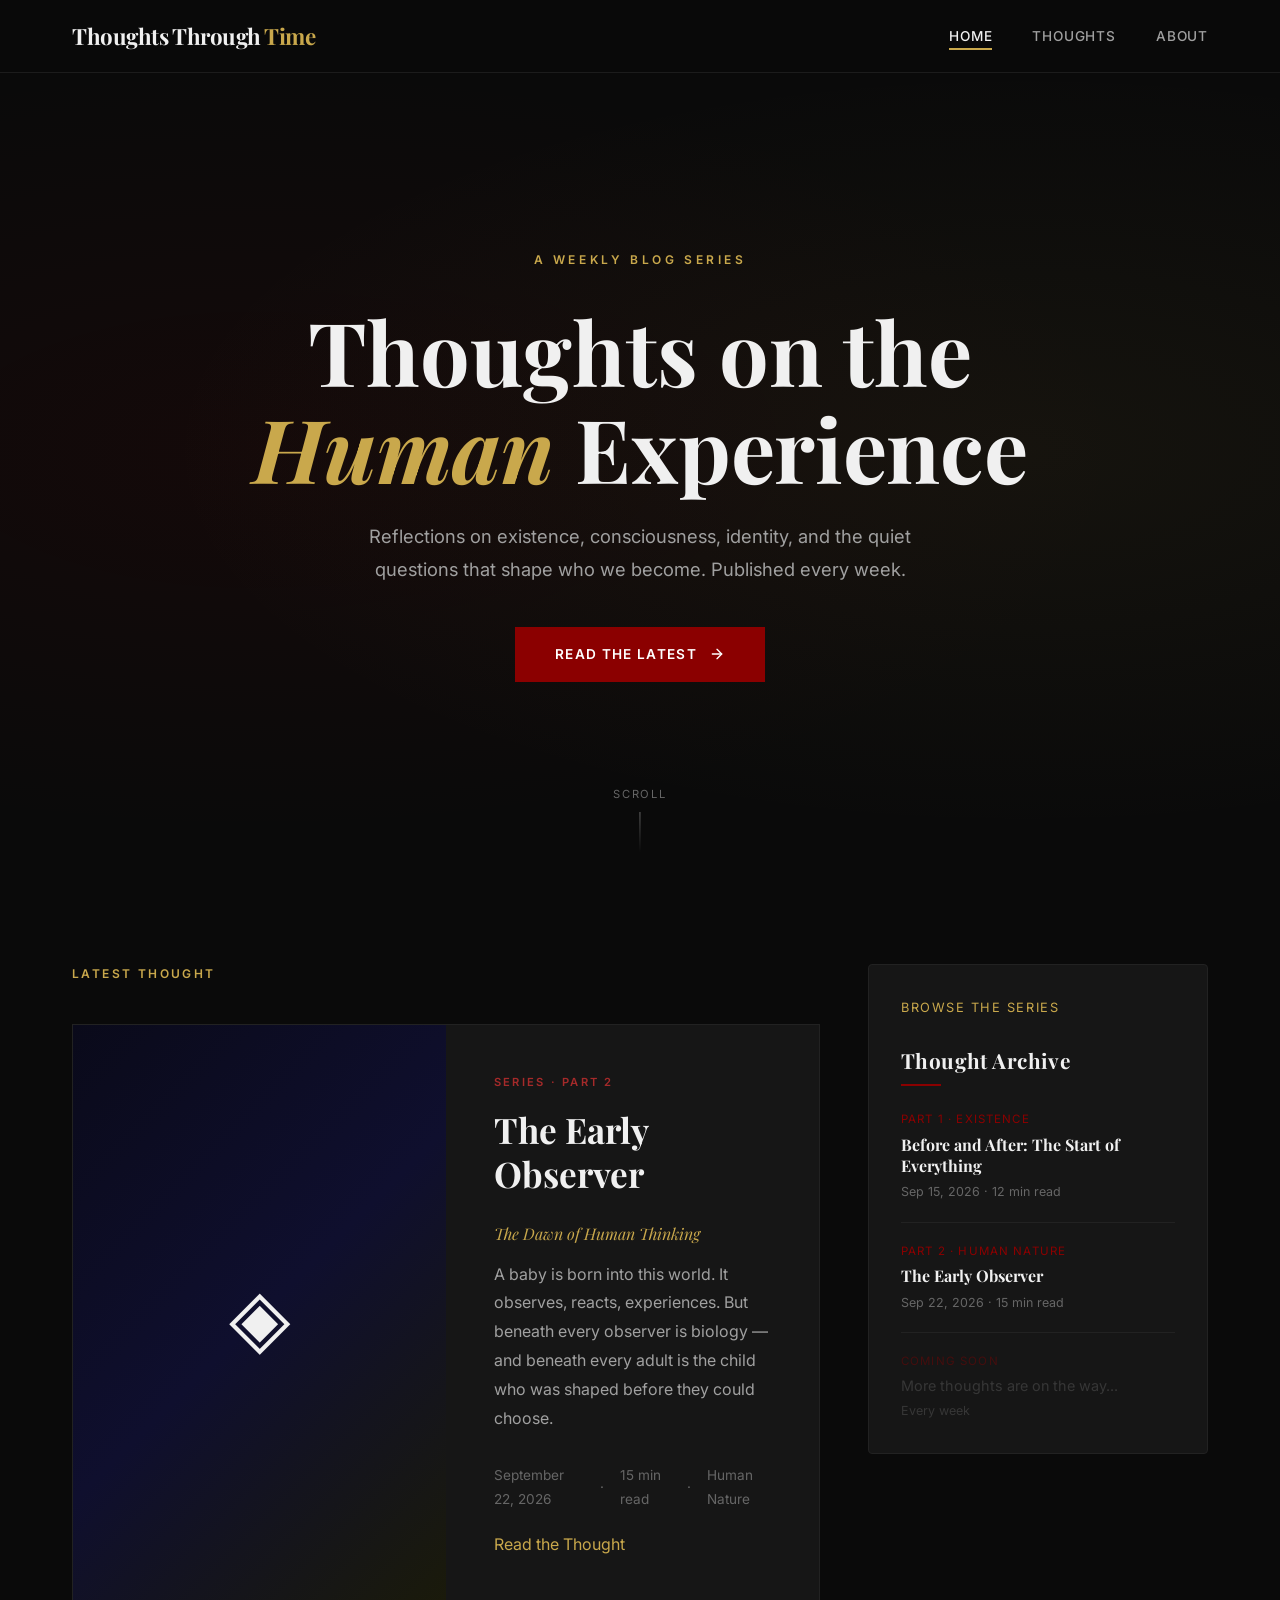
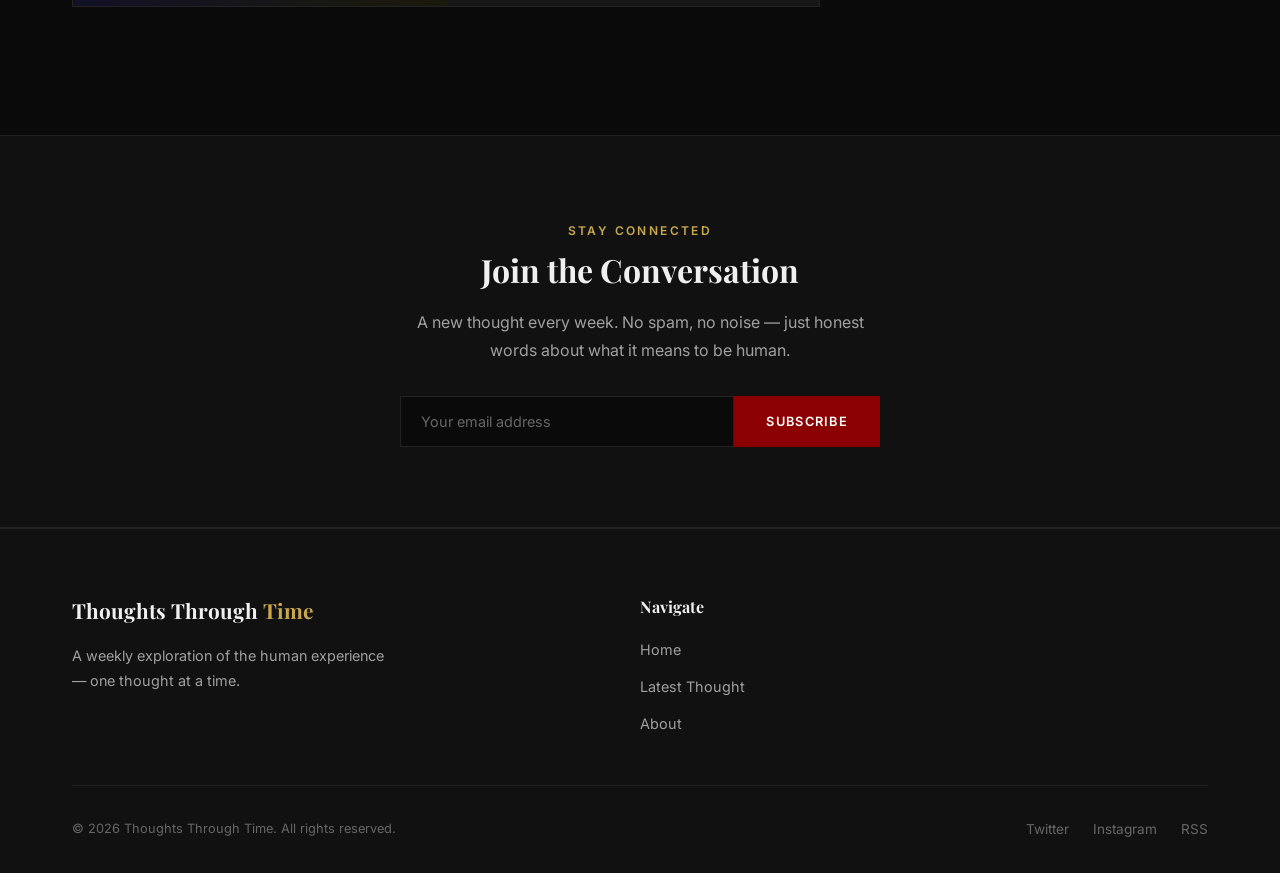
<file: index.html>
<!DOCTYPE html>
<html lang="en">
<head>
  <meta charset="UTF-8">
  <meta name="viewport" content="width=device-width, initial-scale=1.0">
  <meta name="description" content="Thoughts Through Time — A weekly blog series exploring the human experience through reflections on existence, consciousness, identity, and what it means to be alive.">
  <title>Thoughts Through Time — A Weekly Blog on the Human Experience</title>
  <link rel="preconnect" href="https://fonts.googleapis.com">
  <link rel="preconnect" href="https://fonts.gstatic.com" crossorigin>
  <link href="https://fonts.googleapis.com/css2?family=Playfair+Display:ital,wght@0,400;0,700;0,900;1,400;1,700&family=Inter:wght@300;400;500;600;700&display=swap" rel="stylesheet">
  <link rel="stylesheet" href="css/style.css">
  <style>
    /* Two-column layout for featured + archive */
    .main-layout {
      display: grid;
      grid-template-columns: 1fr 340px;
      gap: 3rem;
      align-items: start;
      max-width: 1200px;
      margin: 0 auto;
      padding: 4rem 2rem;
    }
    @media (max-width: 900px) {
      .main-layout { grid-template-columns: 1fr; padding: 2rem 1rem; }
    }

    /* Archive sidebar */
    .archive {
      background: var(--bg-card);
      border: 1px solid var(--border-color);
      border-radius: 4px;
      padding: 2rem;
      position: sticky;
      top: 90px;
    }
    .archive__heading {
      font-family: 'Playfair Display', serif;
      font-size: 1.3rem;
      font-weight: 700;
      color: var(--text-primary);
      margin-bottom: 0.4rem;
      letter-spacing: 0.02em;
    }
    .archive__subheading {
      font-size: 0.8rem;
      color: var(--accent-gold);
      text-transform: uppercase;
      letter-spacing: 0.12em;
      margin-bottom: 1.5rem;
    }
    .archive__divider {
      width: 40px;
      height: 2px;
      background: var(--accent-crimson);
      margin-bottom: 1.5rem;
    }
    .archive__list {
      list-style: none;
      padding: 0;
      margin: 0;
      display: flex;
      flex-direction: column;
      gap: 1.2rem;
    }
    .archive__item {
      border-bottom: 1px solid var(--border-color);
      padding-bottom: 1.2rem;
    }
    .archive__item:last-child {
      border-bottom: none;
      padding-bottom: 0;
    }
    .archive__item-label {
      font-size: 0.72rem;
      text-transform: uppercase;
      letter-spacing: 0.1em;
      color: var(--accent-crimson);
      margin-bottom: 0.3rem;
    }
    .archive__item-title {
      font-family: 'Playfair Display', serif;
      font-size: 1rem;
      font-weight: 700;
      line-height: 1.3;
      margin-bottom: 0.3rem;
    }
    .archive__item-title a {
      color: var(--text-primary);
      text-decoration: none;
      transition: color 0.2s;
    }
    .archive__item-title a:hover { color: var(--accent-gold); }
    .archive__item-meta {
      font-size: 0.78rem;
      color: var(--text-muted);
    }

    /* Featured post (left column) */
    .featured-main {
      display: flex;
      flex-direction: column;
      gap: 2rem;
    }
    .featured-label-row {
      display: flex;
      align-items: center;
      gap: 1rem;
      margin-bottom: 0.5rem;
    }
    .featured-label-row .section-label { margin-bottom: 0; }
  </style>
</head>
<body>

  <!-- Reading progress -->
  <div class="reading-progress" style="position:fixed;top:0;left:0;width:100%;height:3px;background:var(--accent-crimson);transform:scaleX(0);transform-origin:left;z-index:1001;transition:none;pointer-events:none;display:none;"></div>

  <!-- Navigation -->
  <nav class="navbar">
    <div class="navbar__inner">
      <a href="index.html" class="navbar__logo">Thoughts Through <span>Time</span></a>
      <ul class="navbar__links">
        <li><a href="index.html" class="active">Home</a></li>
        <li><a href="post4.html">Thoughts</a></li>
        <li><a href="about.html">About</a></li>
      </ul>
      <button class="navbar__toggle" aria-label="Toggle navigation">
        <span></span>
        <span></span>
        <span></span>
      </button>
    </div>
  </nav>

  <!-- Hero Section -->
  <section class="hero">
    <div class="hero__content">
      <p class="hero__overline">A Weekly Blog Series</p>
      <h1 class="hero__title">Thoughts on the <em>Human</em> Experience</h1>
      <p class="hero__subtitle">Reflections on existence, consciousness, identity, and the quiet questions that shape who we become. Published every week.</p>
      <a href="#latest" class="hero__cta">
        Read the Latest
        <svg width="16" height="16" viewBox="0 0 24 24" fill="none" stroke="currentColor" stroke-width="2" stroke-linecap="round" stroke-linejoin="round"><line x1="5" y1="12" x2="19" y2="12"/><polyline points="12 5 19 12 12 19"/></svg>
      </a>
    </div>
    <div class="hero__scroll">
      Scroll
      <div class="hero__scroll-line"></div>
    </div>
  </section>

  <!-- Two-column layout: Featured + Archive -->
  <div class="main-layout" id="latest">

    <!-- Left: Featured Post -->
    <div class="featured-main">
      <div class="featured-label-row">
        <span class="section-label">Latest Thought</span>
      </div>

      <div class="featured-post fade-in" style="margin-top:0;">
        <div class="featured-post__image-placeholder" style="background: linear-gradient(135deg, #0a0a1a, #0f0f2e, #1a1a0a);">
          ◈
        </div>
        <div class="featured-post__body">
          <span class="featured-post__label">Series · Part 2</span>
          <h2 class="featured-post__title">
            <a href="post5.html">The Early Observer</a>
          </h2>
          <p class="featured-post__subtitle" style="font-style:italic; color: var(--accent-gold); font-family:'Playfair Display',serif; font-size:1rem; margin: 0.5rem 0 0.75rem;">The Dawn of Human Thinking</p>
          <p class="featured-post__excerpt">A baby is born into this world. It observes, reacts, experiences. But beneath every observer is biology — and beneath every adult is the child who was shaped before they could choose.</p>
          <div class="featured-post__meta">
            <span>September 22, 2026</span>
            <span>&middot;</span>
            <span>15 min read</span>
            <span>&middot;</span>
            <span>Human Nature</span>
          </div>
          <a href="post5.html" class="btn btn--primary" style="display:inline-block; margin-top:1.25rem;">Read the Thought</a>
        </div>
      </div>
    </div>

    <!-- Right: Thought Archive -->
    <aside class="archive fade-in">
      <div class="archive__subheading">Browse the Series</div>
      <h2 class="archive__heading">Thought Archive</h2>
      <div class="archive__divider"></div>
      <ul class="archive__list">

        <li class="archive__item">
          <div class="archive__item-label">Part 1 · Existence</div>
          <div class="archive__item-title">
            <a href="post4.html">Before and After: The Start of Everything</a>
          </div>
          <div class="archive__item-meta">Sep 15, 2026 &middot; 12 min read</div>
        </li>

        <li class="archive__item">
          <div class="archive__item-label">Part 2 · Human Nature</div>
          <div class="archive__item-title">
            <a href="post5.html">The Early Observer</a>
          </div>
          <div class="archive__item-meta">Sep 22, 2026 &middot; 15 min read</div>
        </li>

        <!-- Future thoughts will appear here -->
        <li class="archive__item" style="opacity:0.4;">
          <div class="archive__item-label">Coming Soon</div>
          <div class="archive__item-title" style="color: var(--text-muted); font-family:'Inter',sans-serif; font-size:0.9rem; font-weight:400;">
            More thoughts are on the way...
          </div>
          <div class="archive__item-meta">Every week</div>
        </li>

      </ul>
    </aside>

  </div>

  <!-- Newsletter -->
  <section class="newsletter fade-in">
    <div class="container">
      <span class="section-label">Stay Connected</span>
      <h2 class="newsletter__title">Join the Conversation</h2>
      <p class="newsletter__text">A new thought every week. No spam, no noise — just honest words about what it means to be human.</p>
      <form class="newsletter__form">
        <input type="email" class="newsletter__input" placeholder="Your email address" required>
        <button type="submit" class="newsletter__button">Subscribe</button>
      </form>
    </div>
  </section>

  <!-- Footer -->
  <footer class="footer">
    <div class="container">
      <div class="footer__inner">
        <div>
          <div class="footer__brand">Thoughts Through <span>Time</span></div>
          <p class="footer__desc">A weekly exploration of the human experience — one thought at a time.</p>
        </div>
        <div>
          <h4 class="footer__heading">Navigate</h4>
          <ul class="footer__links">
            <li><a href="index.html">Home</a></li>
            <li><a href="post4.html">Latest Thought</a></li>
            <li><a href="about.html">About</a></li>
          </ul>
        </div>
      </div>
      <div class="footer__bottom">
        <span>&copy; 2026 Thoughts Through Time. All rights reserved.</span>
        <div class="footer__social">
          <a href="#">Twitter</a>
          <a href="#">Instagram</a>
          <a href="#">RSS</a>
        </div>
      </div>
    </div>
  </footer>

  <button class="back-to-top" aria-label="Back to top">↑</button>
  <script src="js/main.js"></script>
</body>
</html>
</file>
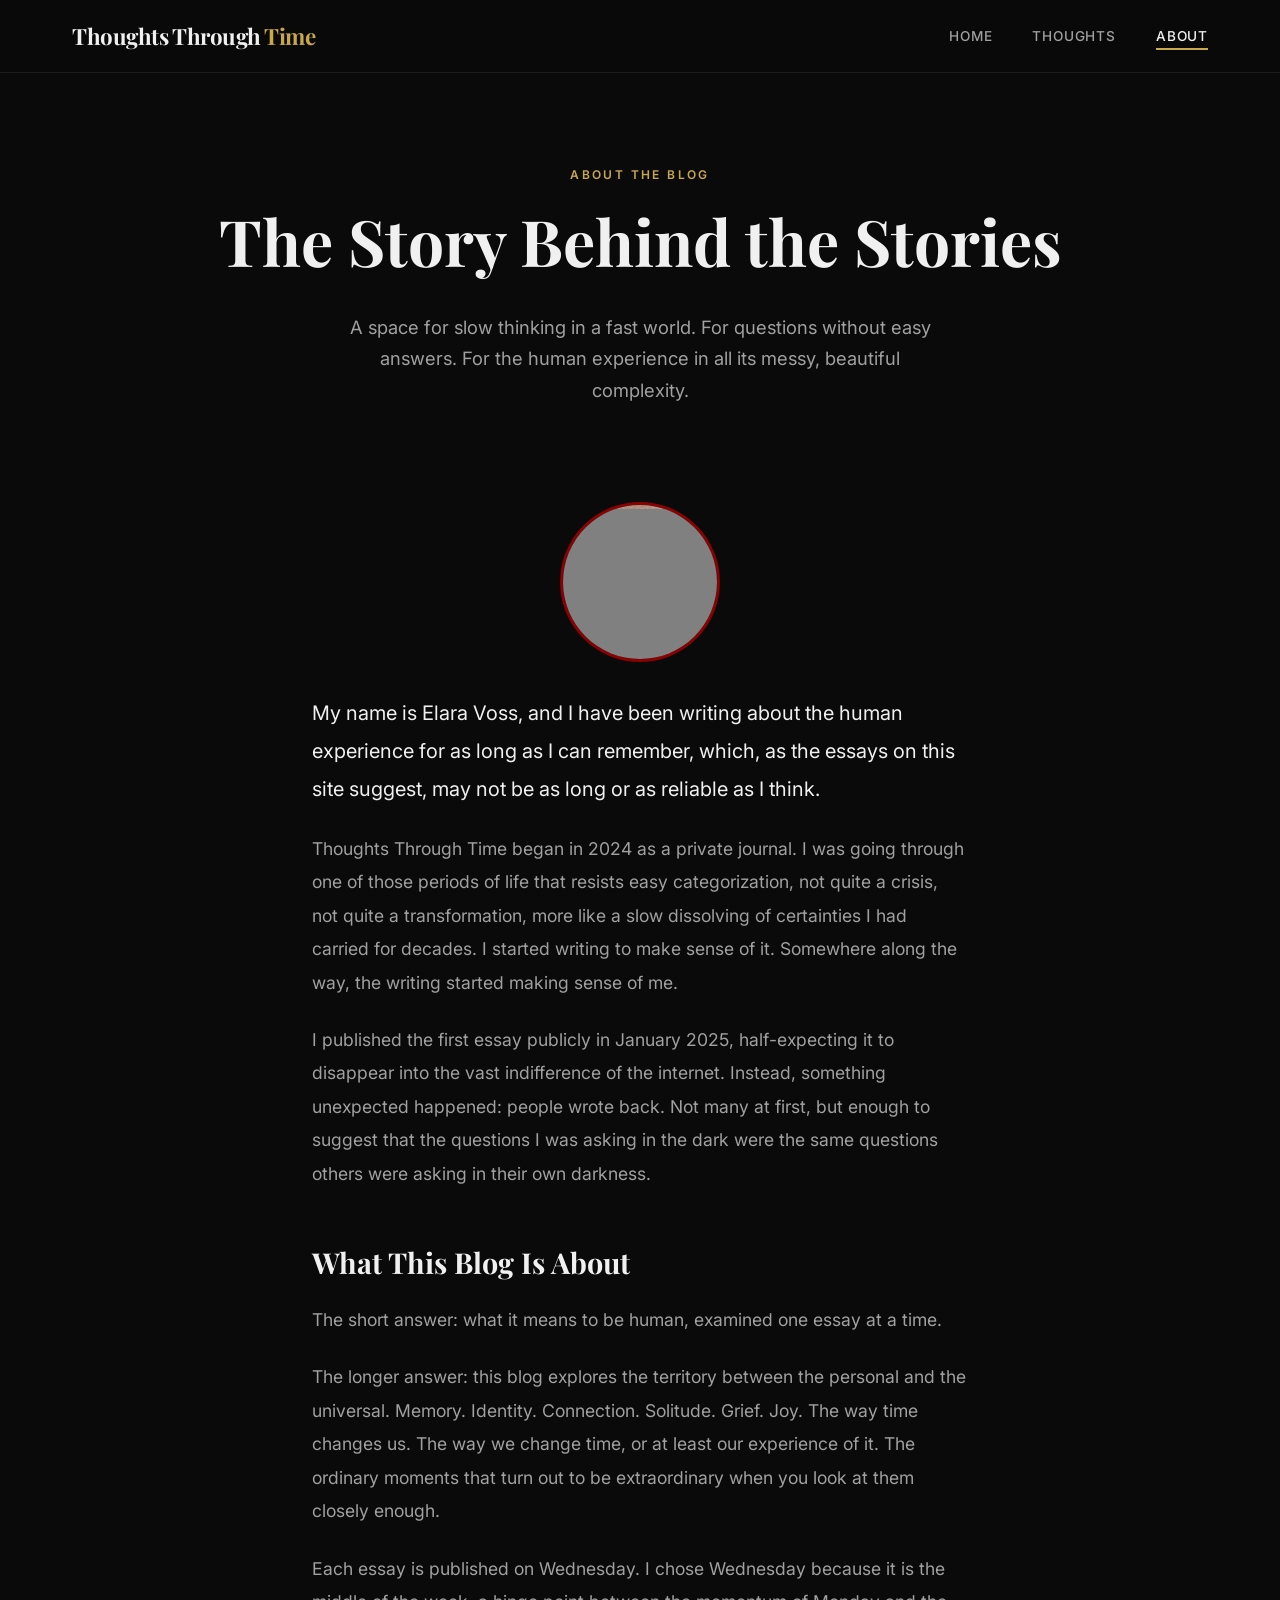
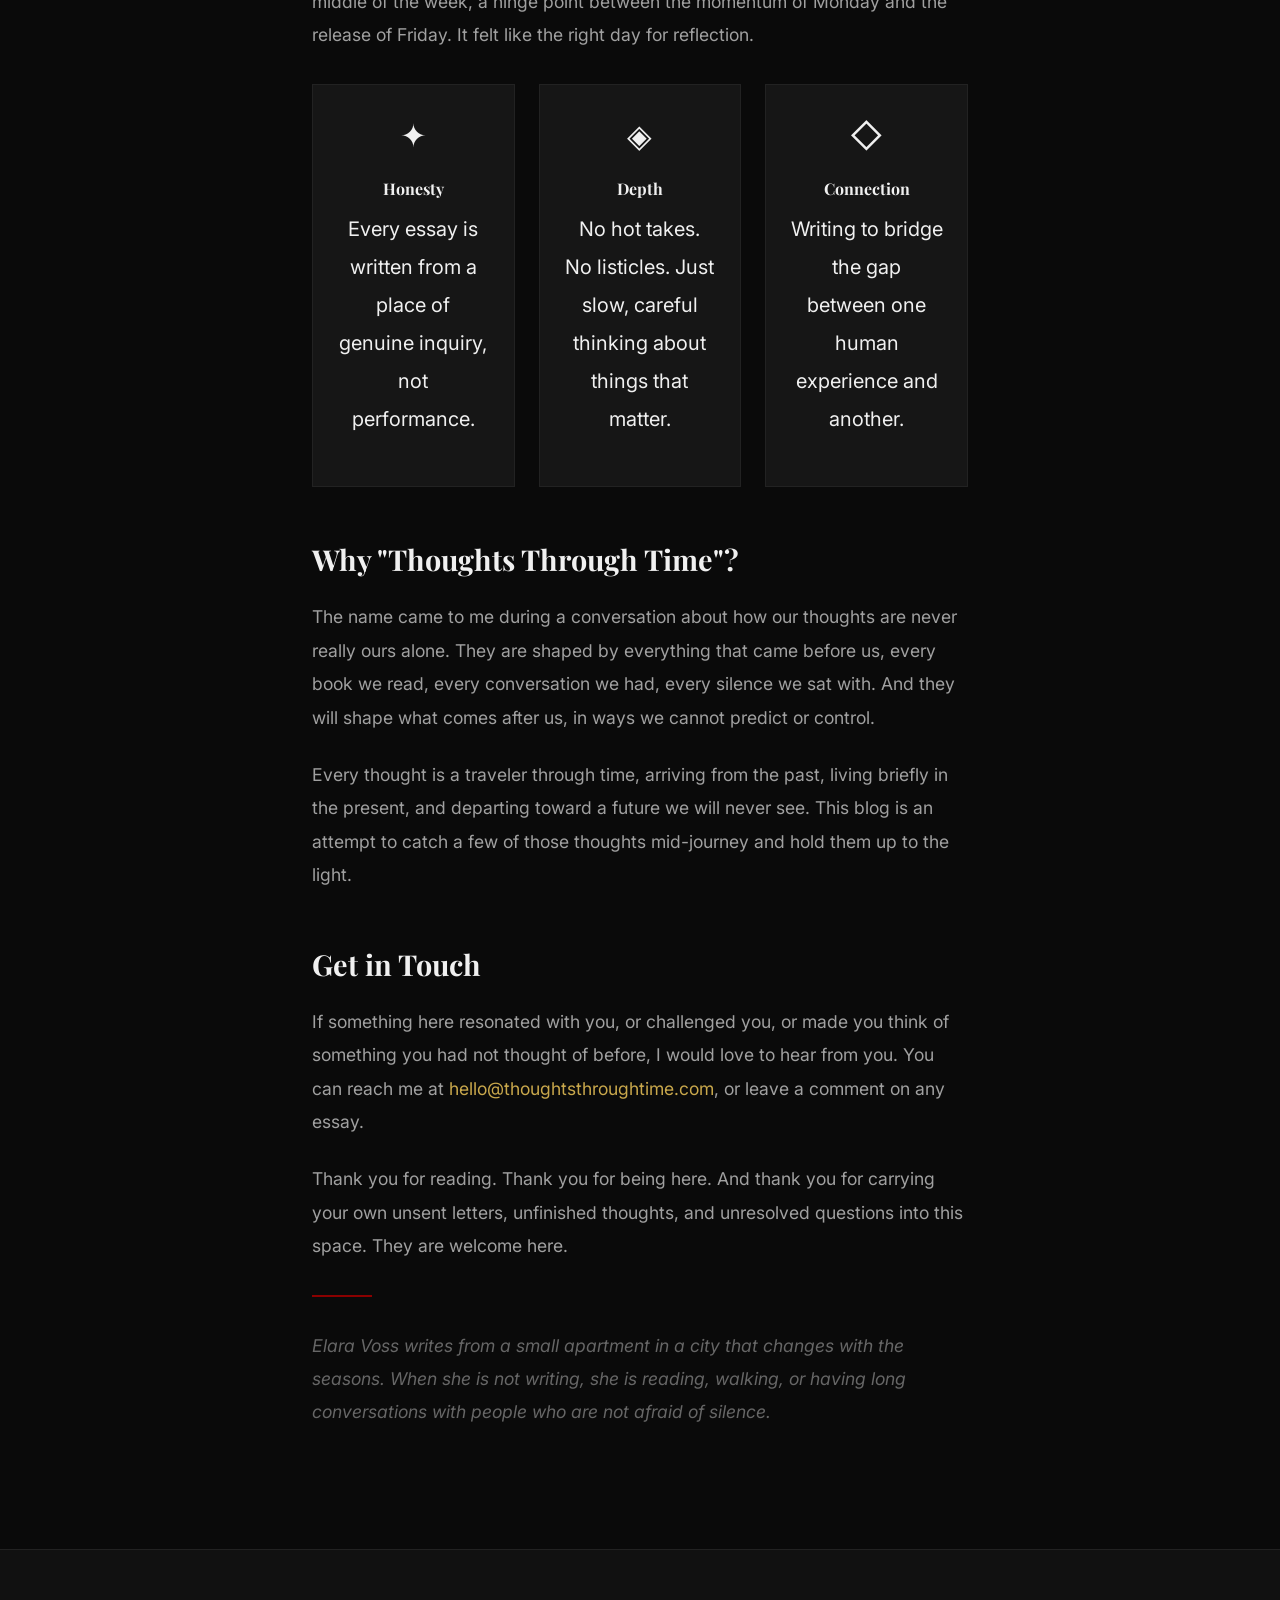
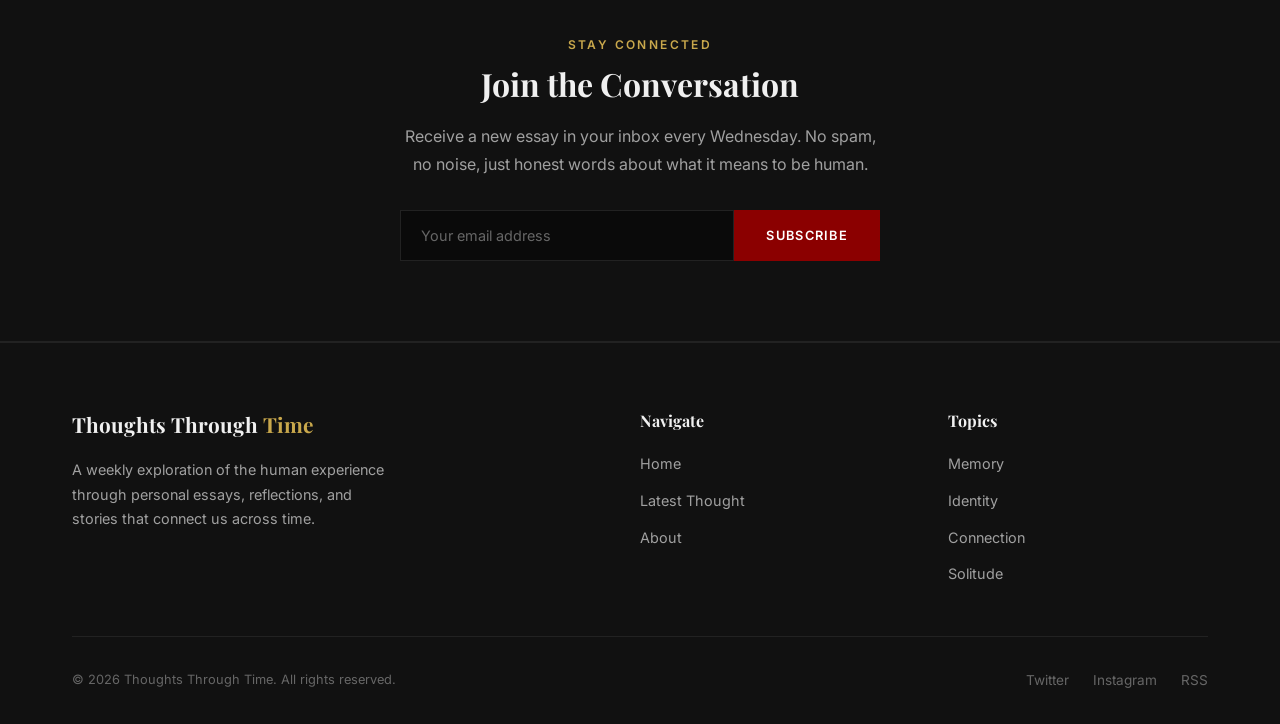
<file: about.html>
<!DOCTYPE html>
<html lang="en">
<head>
  <meta charset="UTF-8">
  <meta name="viewport" content="width=device-width, initial-scale=1.0">
  <meta name="description" content="About Thoughts Through Time — a weekly blog by Elara Voss exploring memory, identity, connection, and what it means to be human.">
  <title>About — Thoughts Through Time</title>
  <link rel="preconnect" href="https://fonts.googleapis.com">
  <link rel="preconnect" href="https://fonts.gstatic.com" crossorigin>
  <link href="https://fonts.googleapis.com/css2?family=Playfair+Display:ital,wght@0,400;0,700;0,900;1,400;1,700&family=Inter:wght@300;400;500;600;700&display=swap" rel="stylesheet">
  <link rel="stylesheet" href="css/style.css">
</head>
<body>

  <nav class="navbar">
    <div class="navbar__inner">
      <a href="index.html" class="navbar__logo">Thoughts Through <span>Time</span></a>
      <ul class="navbar__links">
        <li><a href="index.html">Home</a></li>
        <li><a href="post1.html">Thoughts</a></li>
        <li><a href="about.html" class="active">About</a></li>
      </ul>
      <button class="navbar__toggle" aria-label="Toggle navigation">
        <span></span>
        <span></span>
        <span></span>
      </button>
    </div>
  </nav>

  <!-- About Hero -->
  <section class="about-hero">
    <span class="section-label">About the Blog</span>
    <h1 class="about-hero__title">The Story Behind the Stories</h1>
    <p class="about-hero__subtitle">A space for slow thinking in a fast world. For questions without easy answers. For the human experience in all its messy, beautiful complexity.</p>
  </section>

  <div class="about-content">

    <img src="images/author.jpg" alt="Elara Voss, author of Thoughts Through Time" style="width:160px;height:160px;border-radius:50%;object-fit:cover;object-position:center top;display:block;margin:0 auto 2rem;border:3px solid var(--accent-crimson);">

    <p>My name is Elara Voss, and I have been writing about the human experience for as long as I can remember, which, as the essays on this site suggest, may not be as long or as reliable as I think.</p>

    <p>Thoughts Through Time began in 2024 as a private journal. I was going through one of those periods of life that resists easy categorization, not quite a crisis, not quite a transformation, more like a slow dissolving of certainties I had carried for decades. I started writing to make sense of it. Somewhere along the way, the writing started making sense of me.</p>

    <p>I published the first essay publicly in January 2025, half-expecting it to disappear into the vast indifference of the internet. Instead, something unexpected happened: people wrote back. Not many at first, but enough to suggest that the questions I was asking in the dark were the same questions others were asking in their own darkness.</p>

    <h2>What This Blog Is About</h2>

    <p>The short answer: what it means to be human, examined one essay at a time.</p>

    <p>The longer answer: this blog explores the territory between the personal and the universal. Memory. Identity. Connection. Solitude. Grief. Joy. The way time changes us. The way we change time, or at least our experience of it. The ordinary moments that turn out to be extraordinary when you look at them closely enough.</p>

    <p>Each essay is published on Wednesday. I chose Wednesday because it is the middle of the week, a hinge point between the momentum of Monday and the release of Friday. It felt like the right day for reflection.</p>

    <div class="about-values">
      <div class="about-value fade-in">
        <div class="about-value__icon">✦</div>
        <div class="about-value__title">Honesty</div>
        <p class="about-value__text">Every essay is written from a place of genuine inquiry, not performance.</p>
      </div>
      <div class="about-value fade-in">
        <div class="about-value__icon">◈</div>
        <div class="about-value__title">Depth</div>
        <p class="about-value__text">No hot takes. No listicles. Just slow, careful thinking about things that matter.</p>
      </div>
      <div class="about-value fade-in">
        <div class="about-value__icon">◇</div>
        <div class="about-value__title">Connection</div>
        <p class="about-value__text">Writing to bridge the gap between one human experience and another.</p>
      </div>
    </div>

    <h2>Why "Thoughts Through Time"?</h2>

    <p>The name came to me during a conversation about how our thoughts are never really ours alone. They are shaped by everything that came before us, every book we read, every conversation we had, every silence we sat with. And they will shape what comes after us, in ways we cannot predict or control.</p>

    <p>Every thought is a traveler through time, arriving from the past, living briefly in the present, and departing toward a future we will never see. This blog is an attempt to catch a few of those thoughts mid-journey and hold them up to the light.</p>

    <h2>Get in Touch</h2>

    <p>If something here resonated with you, or challenged you, or made you think of something you had not thought of before, I would love to hear from you. You can reach me at <a href="mailto:hello@thoughtsthroughtime.com">hello@thoughtsthroughtime.com</a>, or leave a comment on any essay.</p>

    <p>Thank you for reading. Thank you for being here. And thank you for carrying your own unsent letters, unfinished thoughts, and unresolved questions into this space. They are welcome here.</p>

    <div class="divider"></div>

    <p style="font-style: italic; color: var(--text-muted);">Elara Voss writes from a small apartment in a city that changes with the seasons. When she is not writing, she is reading, walking, or having long conversations with people who are not afraid of silence.</p>

  </div>

  <!-- Newsletter -->
  <section class="newsletter fade-in">
    <div class="container">
      <span class="section-label">Stay Connected</span>
      <h2 class="newsletter__title">Join the Conversation</h2>
      <p class="newsletter__text">Receive a new essay in your inbox every Wednesday. No spam, no noise, just honest words about what it means to be human.</p>
      <form class="newsletter__form">
        <input type="email" class="newsletter__input" placeholder="Your email address" required>
        <button type="submit" class="newsletter__button">Subscribe</button>
      </form>
    </div>
  </section>

  <footer class="footer">
    <div class="container">
      <div class="footer__inner">
        <div>
          <div class="footer__brand">Thoughts Through <span>Time</span></div>
          <p class="footer__desc">A weekly exploration of the human experience through personal essays, reflections, and stories that connect us across time.</p>
        </div>
        <div>
          <h4 class="footer__heading">Navigate</h4>
          <ul class="footer__links">
            <li><a href="index.html">Home</a></li>
            <li><a href="post1.html">Latest Thought</a></li>
            <li><a href="about.html">About</a></li>
          </ul>
        </div>
        <div>
          <h4 class="footer__heading">Topics</h4>
          <ul class="footer__links">
            <li><a href="#">Memory</a></li>
            <li><a href="#">Identity</a></li>
            <li><a href="#">Connection</a></li>
            <li><a href="#">Solitude</a></li>
          </ul>
        </div>
      </div>
      <div class="footer__bottom">
        <span>&copy; 2026 Thoughts Through Time. All rights reserved.</span>
        <div class="footer__social">
          <a href="#">Twitter</a>
          <a href="#">Instagram</a>
          <a href="#">RSS</a>
        </div>
      </div>
    </div>
  </footer>

  <button class="back-to-top" aria-label="Back to top">↑</button>
  <script src="js/main.js"></script>
</body>
</html>
</file>
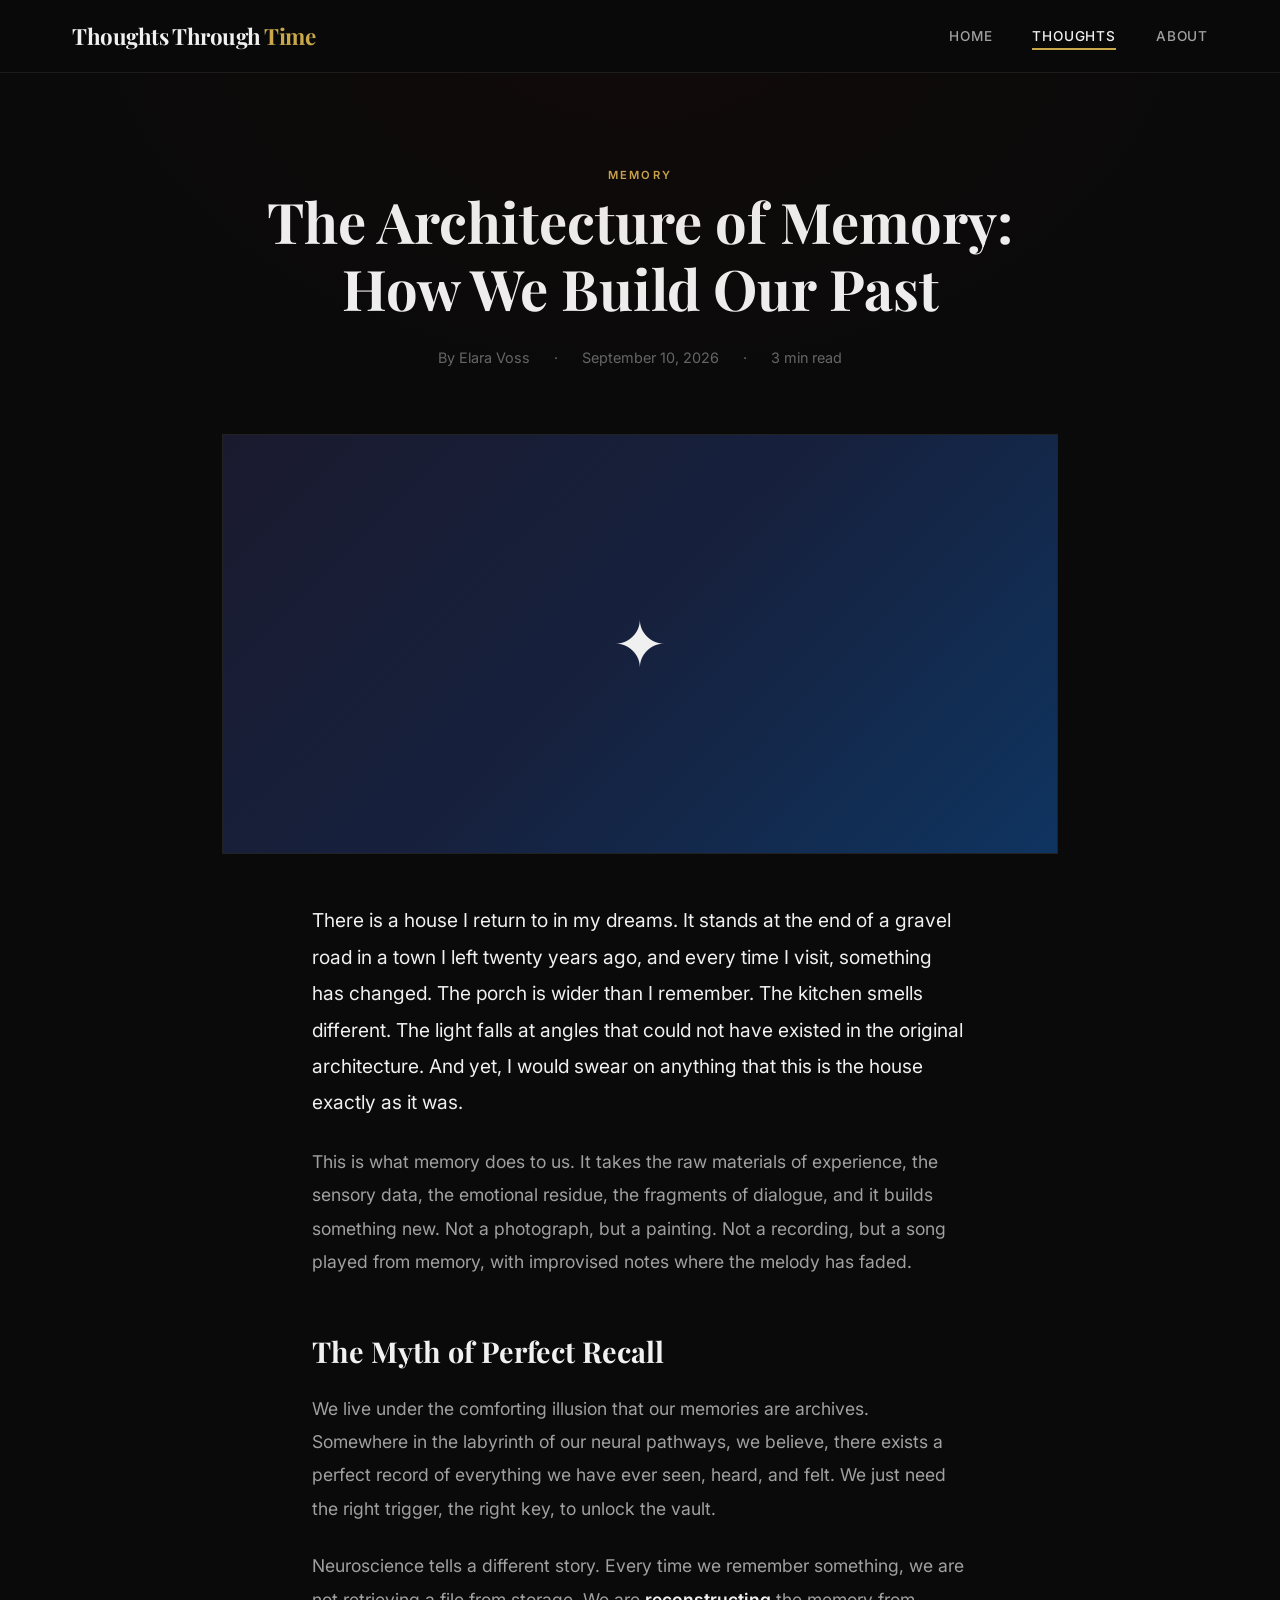
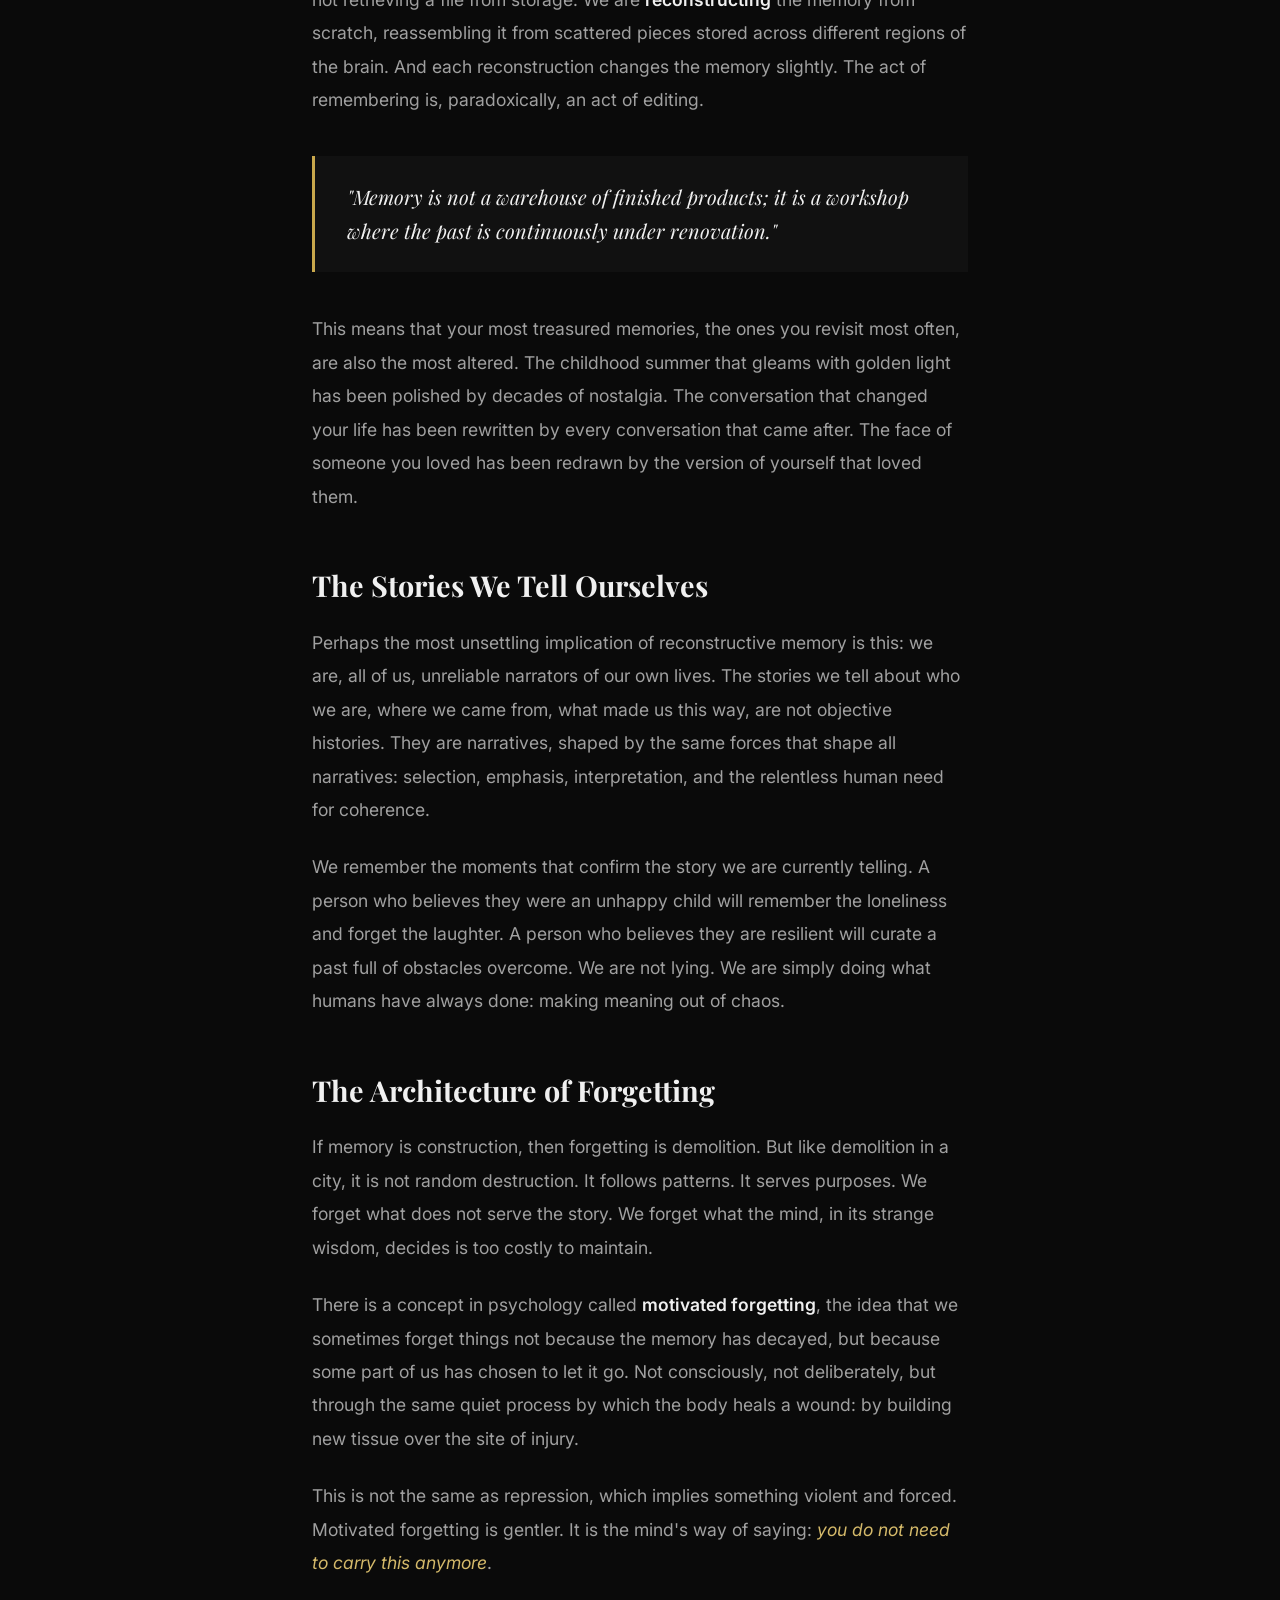
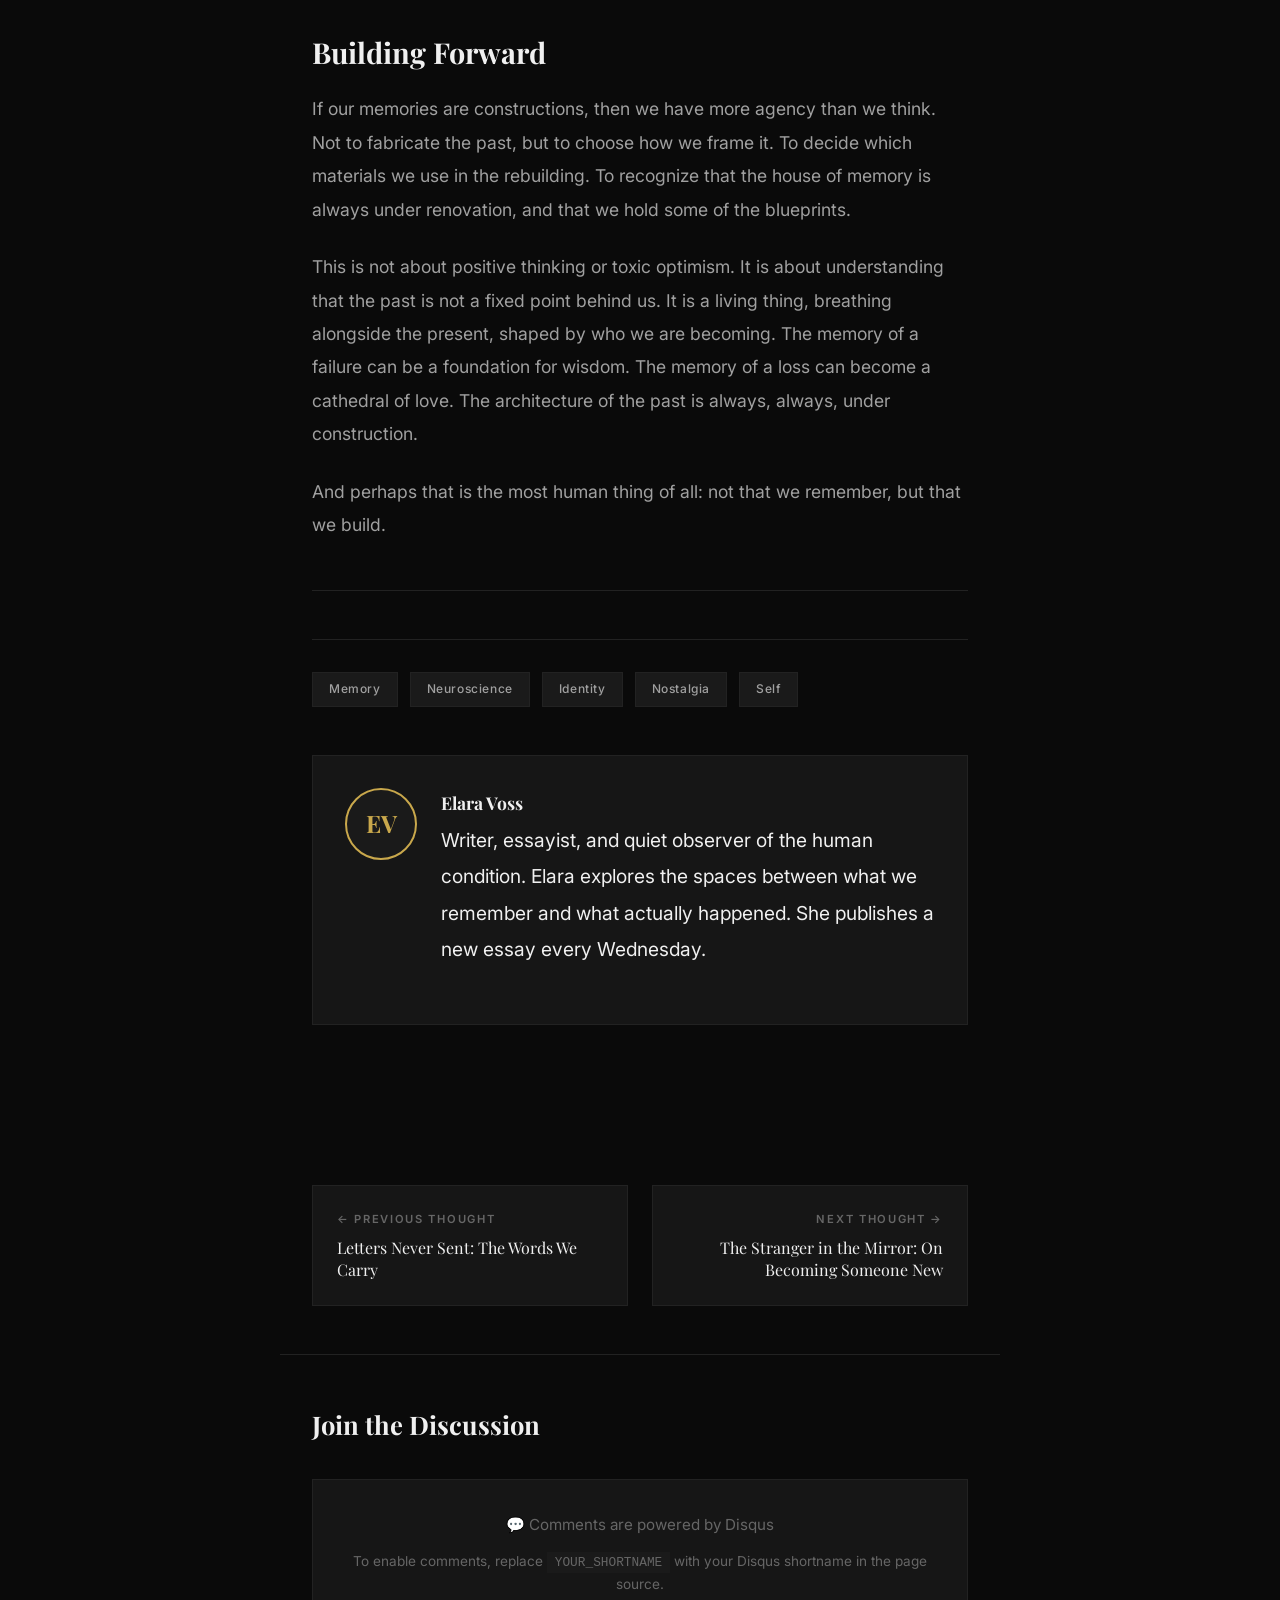
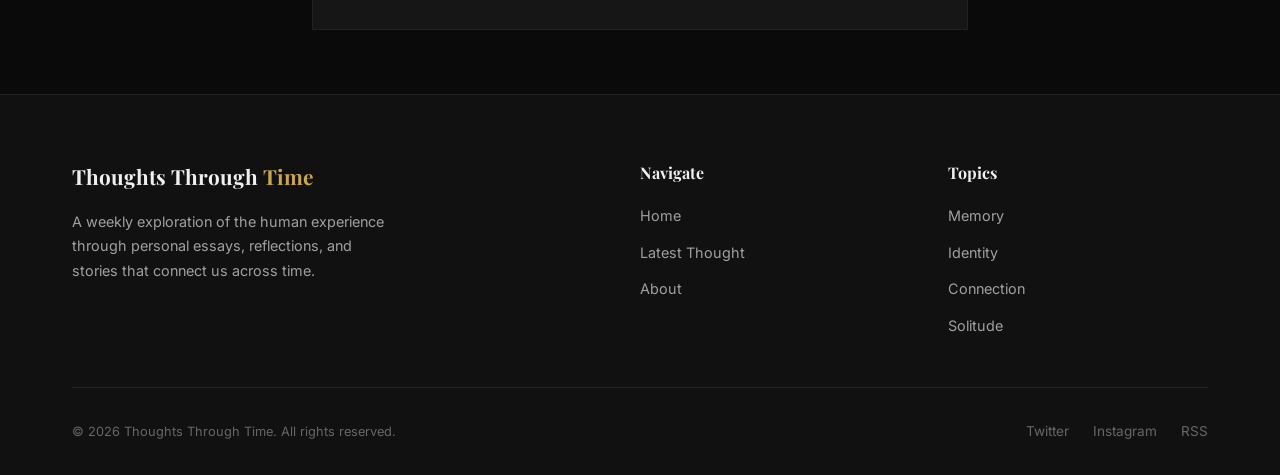
<file: post1.html>
<!DOCTYPE html>
<html lang="en">
<head>
  <meta charset="UTF-8">
  <meta name="viewport" content="width=device-width, initial-scale=1.0">
  <meta name="description" content="We don't remember things as they were. We reconstruct them, shaping the architecture of our past with the blueprints of our present.">
  <title>The Architecture of Memory — Thoughts Through Time</title>
  <link rel="preconnect" href="https://fonts.googleapis.com">
  <link rel="preconnect" href="https://fonts.gstatic.com" crossorigin>
  <link href="https://fonts.googleapis.com/css2?family=Playfair+Display:ital,wght@0,400;0,700;0,900;1,400;1,700&family=Inter:wght@300;400;500;600;700&display=swap" rel="stylesheet">
  <link rel="stylesheet" href="css/style.css">
</head>
<body>

  <!-- Reading progress bar -->
  <div class="reading-progress" style="position:fixed;top:0;left:0;width:100%;height:3px;background:var(--accent-crimson);transform:scaleX(0);transform-origin:left;z-index:1001;transition:none;pointer-events:none;display:block;"></div>

  <!-- Navigation -->
  <nav class="navbar">
    <div class="navbar__inner">
      <a href="index.html" class="navbar__logo">Thoughts Through <span>Time</span></a>
      <ul class="navbar__links">
        <li><a href="index.html">Home</a></li>
        <li><a href="post1.html" class="active">Thoughts</a></li>
        <li><a href="about.html">About</a></li>
      </ul>
      <button class="navbar__toggle" aria-label="Toggle navigation">
        <span></span>
        <span></span>
        <span></span>
      </button>
    </div>
  </nav>

  <!-- Article Header -->
  <header class="article-header">
    <span class="article-header__category">Memory</span>
    <h1 class="article-header__title">The Architecture of Memory: How We Build Our Past</h1>
    <div class="article-header__meta">
      <span>By Elara Voss</span>
      <span>&middot;</span>
      <span>September 10, 2026</span>
      <span>&middot;</span>
      <span class="read-time">8 min read</span>
    </div>
  </header>

  <!-- Hero Image Placeholder -->
  <div class="article-hero-image">
    <div class="article-hero-image__placeholder" style="background: linear-gradient(135deg, #1a1a2e, #16213e, #0f3460);">
      ✦
    </div>
  </div>

  <!-- Article Content -->
  <article class="article-content">

    <p>There is a house I return to in my dreams. It stands at the end of a gravel road in a town I left twenty years ago, and every time I visit, something has changed. The porch is wider than I remember. The kitchen smells different. The light falls at angles that could not have existed in the original architecture. And yet, I would swear on anything that this is the house exactly as it was.</p>

    <p>This is what memory does to us. It takes the raw materials of experience, the sensory data, the emotional residue, the fragments of dialogue, and it builds something new. Not a photograph, but a painting. Not a recording, but a song played from memory, with improvised notes where the melody has faded.</p>

    <h2>The Myth of Perfect Recall</h2>

    <p>We live under the comforting illusion that our memories are archives. Somewhere in the labyrinth of our neural pathways, we believe, there exists a perfect record of everything we have ever seen, heard, and felt. We just need the right trigger, the right key, to unlock the vault.</p>

    <p>Neuroscience tells a different story. Every time we remember something, we are not retrieving a file from storage. We are <strong>reconstructing</strong> the memory from scratch, reassembling it from scattered pieces stored across different regions of the brain. And each reconstruction changes the memory slightly. The act of remembering is, paradoxically, an act of editing.</p>

    <blockquote>"Memory is not a warehouse of finished products; it is a workshop where the past is continuously under renovation."</blockquote>

    <p>This means that your most treasured memories, the ones you revisit most often, are also the most altered. The childhood summer that gleams with golden light has been polished by decades of nostalgia. The conversation that changed your life has been rewritten by every conversation that came after. The face of someone you loved has been redrawn by the version of yourself that loved them.</p>

    <h2>The Stories We Tell Ourselves</h2>

    <p>Perhaps the most unsettling implication of reconstructive memory is this: we are, all of us, unreliable narrators of our own lives. The stories we tell about who we are, where we came from, what made us this way, are not objective histories. They are narratives, shaped by the same forces that shape all narratives: selection, emphasis, interpretation, and the relentless human need for coherence.</p>

    <p>We remember the moments that confirm the story we are currently telling. A person who believes they were an unhappy child will remember the loneliness and forget the laughter. A person who believes they are resilient will curate a past full of obstacles overcome. We are not lying. We are simply doing what humans have always done: making meaning out of chaos.</p>

    <h2>The Architecture of Forgetting</h2>

    <p>If memory is construction, then forgetting is demolition. But like demolition in a city, it is not random destruction. It follows patterns. It serves purposes. We forget what does not serve the story. We forget what the mind, in its strange wisdom, decides is too costly to maintain.</p>

    <p>There is a concept in psychology called <strong>motivated forgetting</strong>, the idea that we sometimes forget things not because the memory has decayed, but because some part of us has chosen to let it go. Not consciously, not deliberately, but through the same quiet process by which the body heals a wound: by building new tissue over the site of injury.</p>

    <p>This is not the same as repression, which implies something violent and forced. Motivated forgetting is gentler. It is the mind's way of saying: <em>you do not need to carry this anymore</em>.</p>

    <h2>Building Forward</h2>

    <p>If our memories are constructions, then we have more agency than we think. Not to fabricate the past, but to choose how we frame it. To decide which materials we use in the rebuilding. To recognize that the house of memory is always under renovation, and that we hold some of the blueprints.</p>

    <p>This is not about positive thinking or toxic optimism. It is about understanding that the past is not a fixed point behind us. It is a living thing, breathing alongside the present, shaped by who we are becoming. The memory of a failure can be a foundation for wisdom. The memory of a loss can become a cathedral of love. The architecture of the past is always, always, under construction.</p>

    <p>And perhaps that is the most human thing of all: not that we remember, but that we build.</p>

    <hr>

    <div class="article-tags">
      <a href="#" class="article-tags__tag">Memory</a>
      <a href="#" class="article-tags__tag">Neuroscience</a>
      <a href="#" class="article-tags__tag">Identity</a>
      <a href="#" class="article-tags__tag">Nostalgia</a>
      <a href="#" class="article-tags__tag">Self</a>
    </div>

    <!-- Author Box -->
    <div class="author-box">
      <div class="author-box__avatar">EV</div>
      <div>
        <div class="author-box__name">Elara Voss</div>
        <p class="author-box__bio">Writer, essayist, and quiet observer of the human condition. Elara explores the spaces between what we remember and what actually happened. She publishes a new essay every Wednesday.</p>
      </div>
    </div>

  </article>

  <!-- Post Navigation -->
  <nav class="post-nav">
    <a href="post3.html" class="post-nav__link">
      <div class="post-nav__label">← Previous Thought</div>
      <div class="post-nav__title">Letters Never Sent: The Words We Carry</div>
    </a>
    <a href="post2.html" class="post-nav__link post-nav__link--next">
      <div class="post-nav__label">Next Thought →</div>
      <div class="post-nav__title">The Stranger in the Mirror: On Becoming Someone New</div>
    </a>
  </nav>

  <!-- Comments Section (Disqus Placeholder) -->
  <section class="comments-section">
    <h3 class="comments-section__title">Join the Discussion</h3>
    <div id="disqus_thread"></div>
    <script>
      /**
       * Disqus Placeholder Configuration
       * Replace 'thoughts-through-time' with your actual Disqus shortname
       * to enable comments on this page.
       */
      var disqus_config = function () {
        this.page.url = window.location.href;
        this.page.identifier = 'post-architecture-of-memory';
        this.page.title = 'The Architecture of Memory: How We Build Our Past';
      };

      // Uncomment below and replace YOUR_SHORTNAME to activate Disqus:
      /*
      (function() {
        var d = document, s = d.createElement('script');
        s.src = 'https://YOUR_SHORTNAME.disqus.com/embed.js';
        s.setAttribute('data-timestamp', +new Date());
        (d.head || d.body).appendChild(s);
      })();
      */
    </script>
    <noscript>Please enable JavaScript to view the <a href="https://disqus.com/?ref_noscript">comments powered by Disqus.</a></noscript>

    <!-- Placeholder visual for comments when Disqus is not configured -->
    <div style="padding: 2rem; background: var(--bg-card); border: 1px solid var(--border-color); text-align: center; margin-top: 1rem;">
      <p style="color: var(--text-muted); font-size: 0.95rem; margin-bottom: 0.75rem;">💬 Comments are powered by Disqus</p>
      <p style="color: var(--text-muted); font-size: 0.85rem;">To enable comments, replace <code style="background: var(--bg-elevated); padding: 0.2rem 0.5rem; font-size: 0.8rem;">YOUR_SHORTNAME</code> with your Disqus shortname in the page source.</p>
    </div>
  </section>

  <!-- Footer -->
  <footer class="footer">
    <div class="container">
      <div class="footer__inner">
        <div>
          <div class="footer__brand">Thoughts Through <span>Time</span></div>
          <p class="footer__desc">A weekly exploration of the human experience through personal essays, reflections, and stories that connect us across time.</p>
        </div>
        <div>
          <h4 class="footer__heading">Navigate</h4>
          <ul class="footer__links">
            <li><a href="index.html">Home</a></li>
            <li><a href="post1.html">Latest Thought</a></li>
            <li><a href="about.html">About</a></li>
          </ul>
        </div>
        <div>
          <h4 class="footer__heading">Topics</h4>
          <ul class="footer__links">
            <li><a href="#">Memory</a></li>
            <li><a href="#">Identity</a></li>
            <li><a href="#">Connection</a></li>
            <li><a href="#">Solitude</a></li>
          </ul>
        </div>
      </div>
      <div class="footer__bottom">
        <span>&copy; 2026 Thoughts Through Time. All rights reserved.</span>
        <div class="footer__social">
          <a href="#">Twitter</a>
          <a href="#">Instagram</a>
          <a href="#">RSS</a>
        </div>
      </div>
    </div>
  </footer>

  <button class="back-to-top" aria-label="Back to top">↑</button>
  <script src="js/main.js"></script>
</body>
</html>
</file>
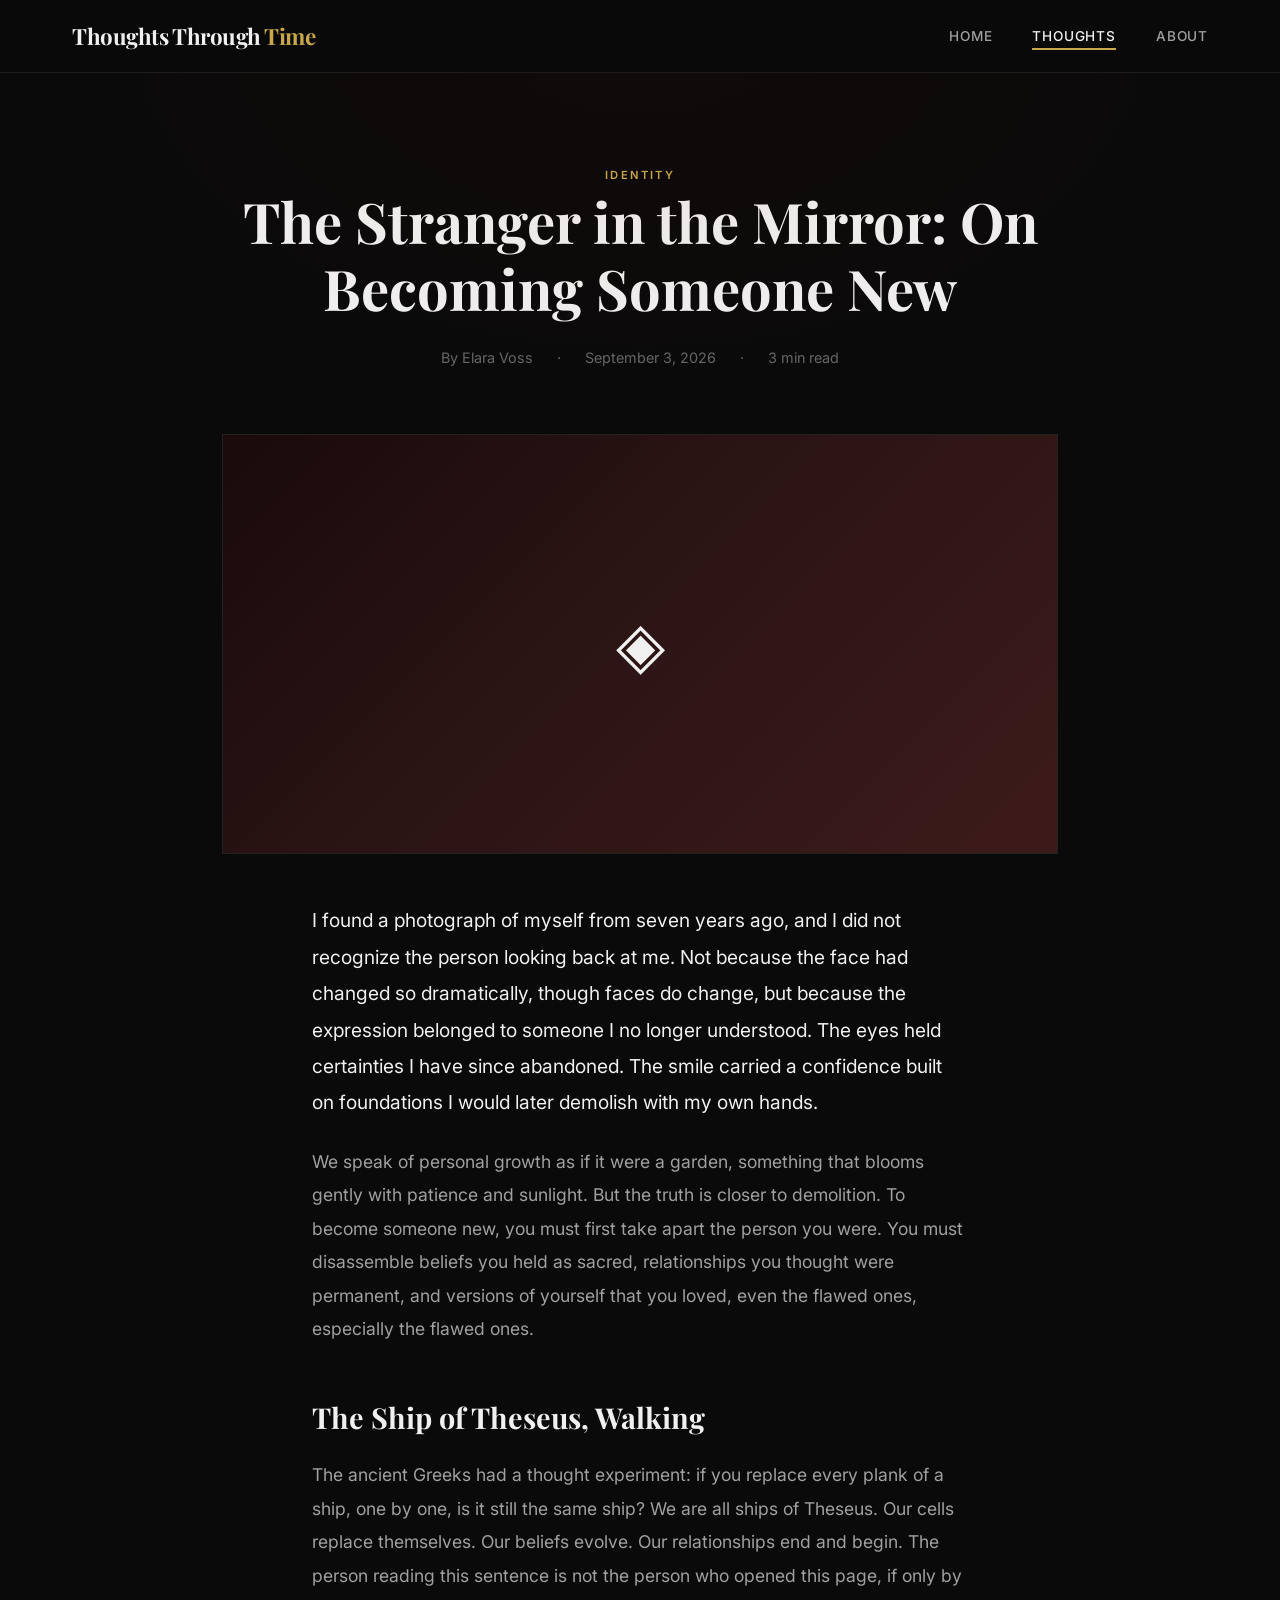
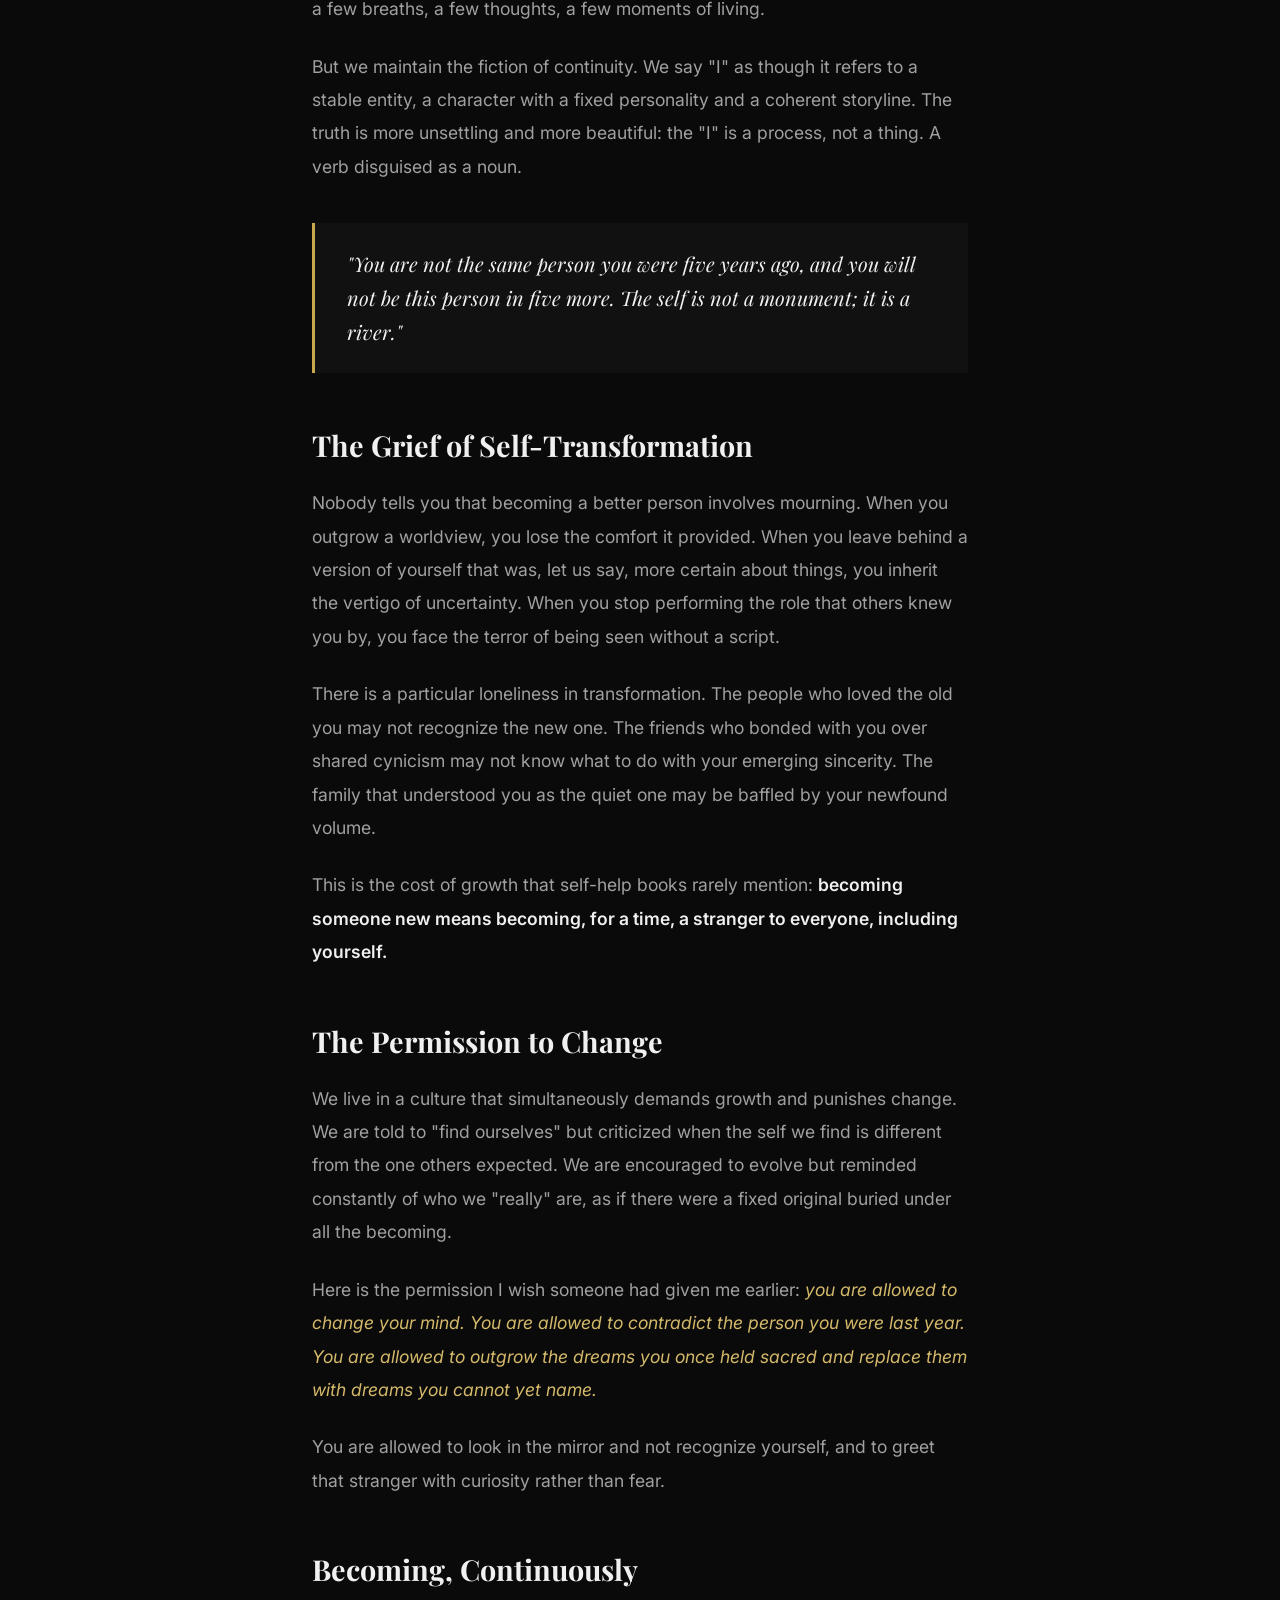
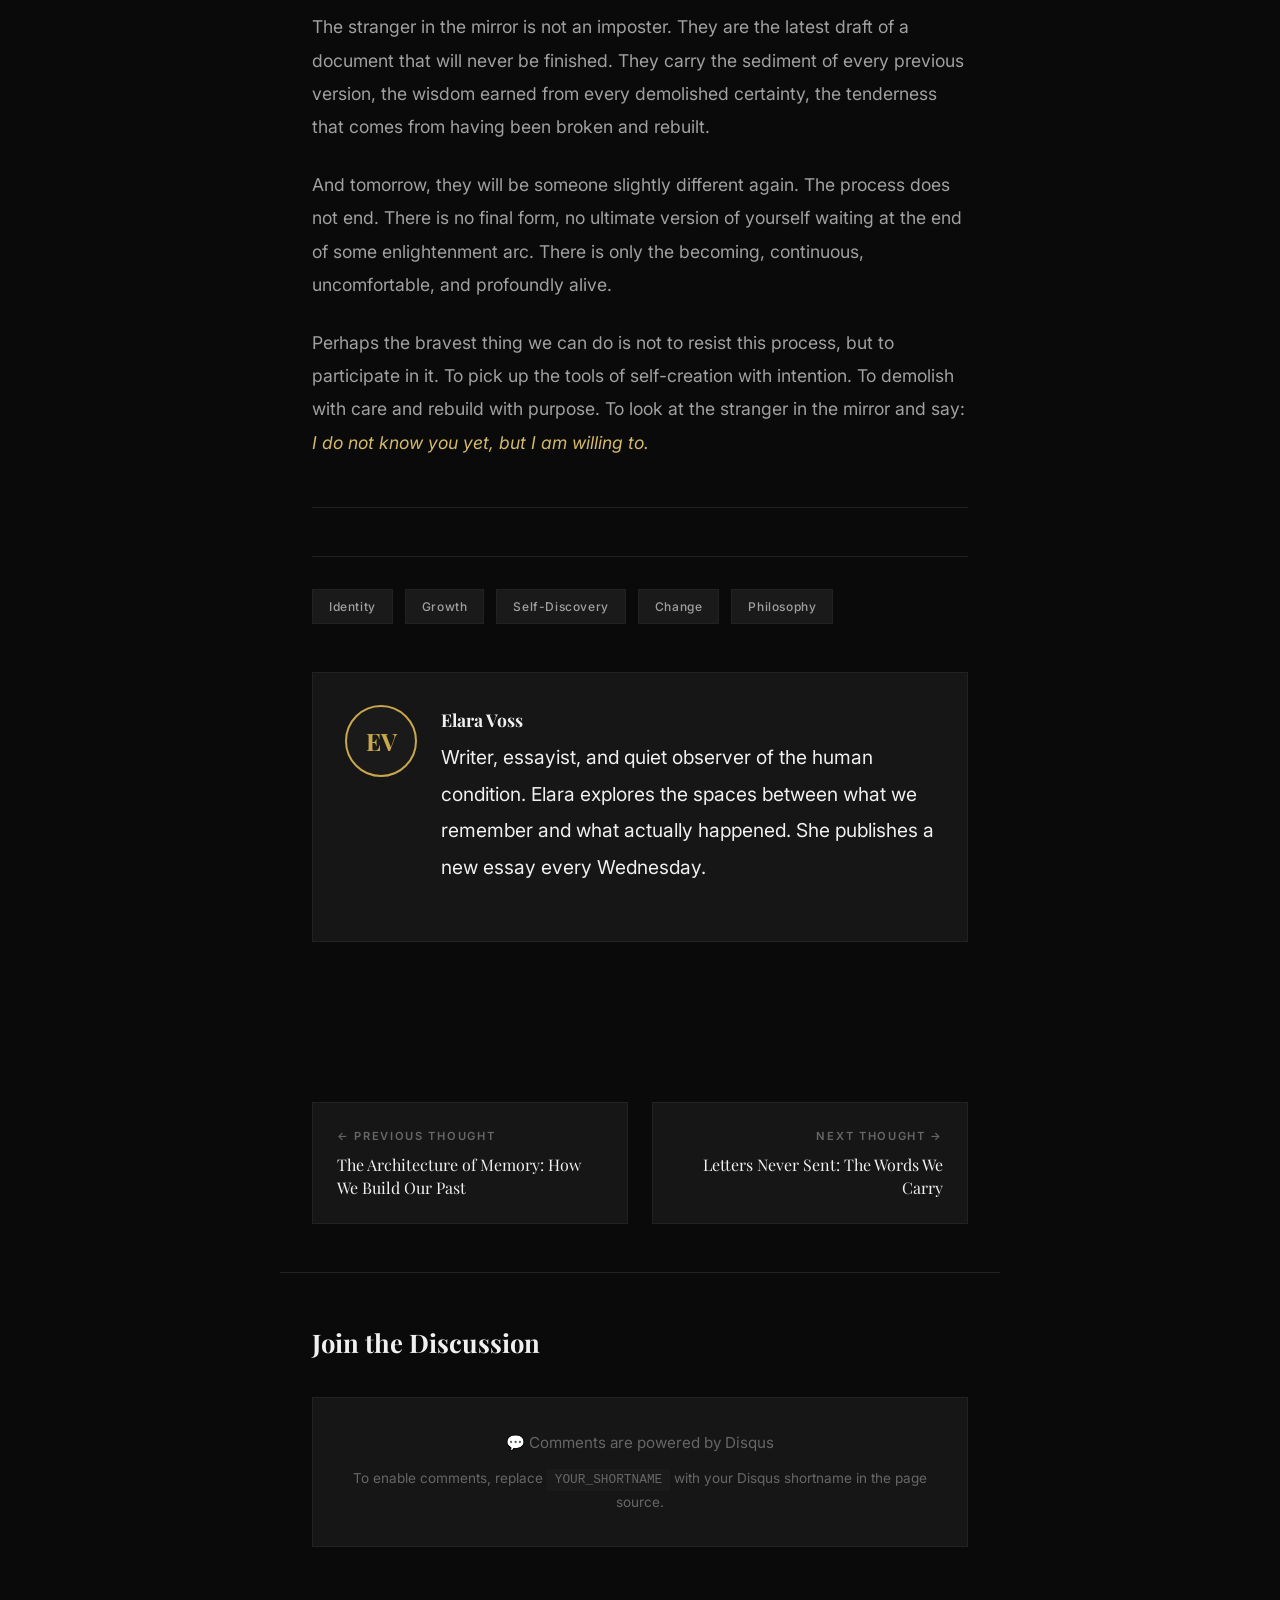
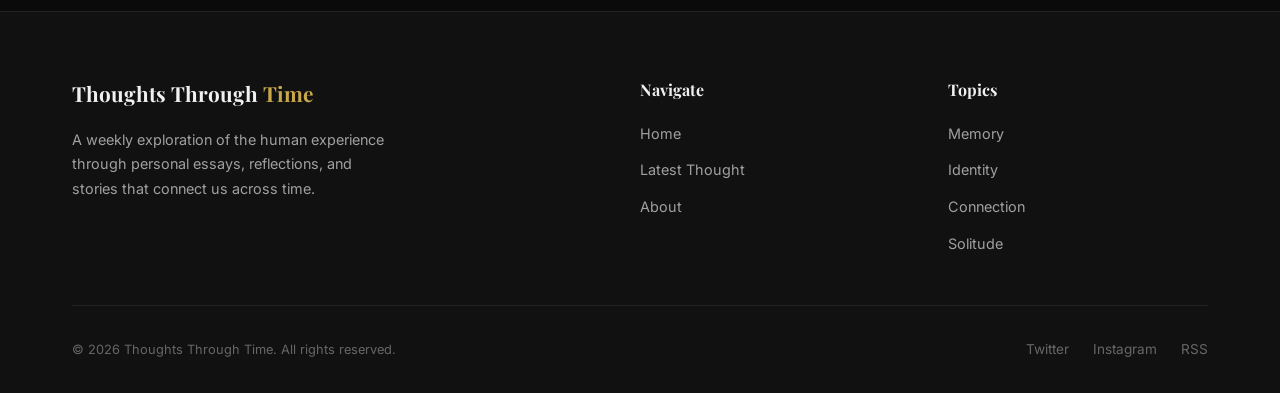
<file: post2.html>
<!DOCTYPE html>
<html lang="en">
<head>
  <meta charset="UTF-8">
  <meta name="viewport" content="width=device-width, initial-scale=1.0">
  <meta name="description" content="There is a peculiar violence in growth. To become someone new, you must first betray the person you were.">
  <title>The Stranger in the Mirror — Thoughts Through Time</title>
  <link rel="preconnect" href="https://fonts.googleapis.com">
  <link rel="preconnect" href="https://fonts.gstatic.com" crossorigin>
  <link href="https://fonts.googleapis.com/css2?family=Playfair+Display:ital,wght@0,400;0,700;0,900;1,400;1,700&family=Inter:wght@300;400;500;600;700&display=swap" rel="stylesheet">
  <link rel="stylesheet" href="css/style.css">
</head>
<body>

  <div class="reading-progress" style="position:fixed;top:0;left:0;width:100%;height:3px;background:var(--accent-crimson);transform:scaleX(0);transform-origin:left;z-index:1001;transition:none;pointer-events:none;display:block;"></div>

  <nav class="navbar">
    <div class="navbar__inner">
      <a href="index.html" class="navbar__logo">Thoughts Through <span>Time</span></a>
      <ul class="navbar__links">
        <li><a href="index.html">Home</a></li>
        <li><a href="post1.html" class="active">Thoughts</a></li>
        <li><a href="about.html">About</a></li>
      </ul>
      <button class="navbar__toggle" aria-label="Toggle navigation">
        <span></span>
        <span></span>
        <span></span>
      </button>
    </div>
  </nav>

  <header class="article-header">
    <span class="article-header__category">Identity</span>
    <h1 class="article-header__title">The Stranger in the Mirror: On Becoming Someone New</h1>
    <div class="article-header__meta">
      <span>By Elara Voss</span>
      <span>&middot;</span>
      <span>September 3, 2026</span>
      <span>&middot;</span>
      <span class="read-time">7 min read</span>
    </div>
  </header>

  <div class="article-hero-image">
    <div class="article-hero-image__placeholder" style="background: linear-gradient(135deg, #1a0a0a, #2d1515, #3d1a1a);">
      ◈
    </div>
  </div>

  <article class="article-content">

    <p>I found a photograph of myself from seven years ago, and I did not recognize the person looking back at me. Not because the face had changed so dramatically, though faces do change, but because the expression belonged to someone I no longer understood. The eyes held certainties I have since abandoned. The smile carried a confidence built on foundations I would later demolish with my own hands.</p>

    <p>We speak of personal growth as if it were a garden, something that blooms gently with patience and sunlight. But the truth is closer to demolition. To become someone new, you must first take apart the person you were. You must disassemble beliefs you held as sacred, relationships you thought were permanent, and versions of yourself that you loved, even the flawed ones, especially the flawed ones.</p>

    <h2>The Ship of Theseus, Walking</h2>

    <p>The ancient Greeks had a thought experiment: if you replace every plank of a ship, one by one, is it still the same ship? We are all ships of Theseus. Our cells replace themselves. Our beliefs evolve. Our relationships end and begin. The person reading this sentence is not the person who opened this page, if only by a few breaths, a few thoughts, a few moments of living.</p>

    <p>But we maintain the fiction of continuity. We say "I" as though it refers to a stable entity, a character with a fixed personality and a coherent storyline. The truth is more unsettling and more beautiful: the "I" is a process, not a thing. A verb disguised as a noun.</p>

    <blockquote>"You are not the same person you were five years ago, and you will not be this person in five more. The self is not a monument; it is a river."</blockquote>

    <h2>The Grief of Self-Transformation</h2>

    <p>Nobody tells you that becoming a better person involves mourning. When you outgrow a worldview, you lose the comfort it provided. When you leave behind a version of yourself that was, let us say, more certain about things, you inherit the vertigo of uncertainty. When you stop performing the role that others knew you by, you face the terror of being seen without a script.</p>

    <p>There is a particular loneliness in transformation. The people who loved the old you may not recognize the new one. The friends who bonded with you over shared cynicism may not know what to do with your emerging sincerity. The family that understood you as the quiet one may be baffled by your newfound volume.</p>

    <p>This is the cost of growth that self-help books rarely mention: <strong>becoming someone new means becoming, for a time, a stranger to everyone, including yourself.</strong></p>

    <h2>The Permission to Change</h2>

    <p>We live in a culture that simultaneously demands growth and punishes change. We are told to "find ourselves" but criticized when the self we find is different from the one others expected. We are encouraged to evolve but reminded constantly of who we "really" are, as if there were a fixed original buried under all the becoming.</p>

    <p>Here is the permission I wish someone had given me earlier: <em>you are allowed to change your mind. You are allowed to contradict the person you were last year. You are allowed to outgrow the dreams you once held sacred and replace them with dreams you cannot yet name.</em></p>

    <p>You are allowed to look in the mirror and not recognize yourself, and to greet that stranger with curiosity rather than fear.</p>

    <h2>Becoming, Continuously</h2>

    <p>The stranger in the mirror is not an imposter. They are the latest draft of a document that will never be finished. They carry the sediment of every previous version, the wisdom earned from every demolished certainty, the tenderness that comes from having been broken and rebuilt.</p>

    <p>And tomorrow, they will be someone slightly different again. The process does not end. There is no final form, no ultimate version of yourself waiting at the end of some enlightenment arc. There is only the becoming, continuous, uncomfortable, and profoundly alive.</p>

    <p>Perhaps the bravest thing we can do is not to resist this process, but to participate in it. To pick up the tools of self-creation with intention. To demolish with care and rebuild with purpose. To look at the stranger in the mirror and say: <em>I do not know you yet, but I am willing to.</em></p>

    <hr>

    <div class="article-tags">
      <a href="#" class="article-tags__tag">Identity</a>
      <a href="#" class="article-tags__tag">Growth</a>
      <a href="#" class="article-tags__tag">Self-Discovery</a>
      <a href="#" class="article-tags__tag">Change</a>
      <a href="#" class="article-tags__tag">Philosophy</a>
    </div>

    <div class="author-box">
      <div class="author-box__avatar">EV</div>
      <div>
        <div class="author-box__name">Elara Voss</div>
        <p class="author-box__bio">Writer, essayist, and quiet observer of the human condition. Elara explores the spaces between what we remember and what actually happened. She publishes a new essay every Wednesday.</p>
      </div>
    </div>

  </article>

  <nav class="post-nav">
    <a href="post1.html" class="post-nav__link">
      <div class="post-nav__label">← Previous Thought</div>
      <div class="post-nav__title">The Architecture of Memory: How We Build Our Past</div>
    </a>
    <a href="post3.html" class="post-nav__link post-nav__link--next">
      <div class="post-nav__label">Next Thought →</div>
      <div class="post-nav__title">Letters Never Sent: The Words We Carry</div>
    </a>
  </nav>

  <section class="comments-section">
    <h3 class="comments-section__title">Join the Discussion</h3>
    <div id="disqus_thread"></div>
    <script>
      var disqus_config = function () {
        this.page.url = window.location.href;
        this.page.identifier = 'post-stranger-in-mirror';
        this.page.title = 'The Stranger in the Mirror: On Becoming Someone New';
      };
      /*
      (function() {
        var d = document, s = d.createElement('script');
        s.src = 'https://YOUR_SHORTNAME.disqus.com/embed.js';
        s.setAttribute('data-timestamp', +new Date());
        (d.head || d.body).appendChild(s);
      })();
      */
    </script>
    <noscript>Please enable JavaScript to view the <a href="https://disqus.com/?ref_noscript">comments powered by Disqus.</a></noscript>
    <div style="padding: 2rem; background: var(--bg-card); border: 1px solid var(--border-color); text-align: center; margin-top: 1rem;">
      <p style="color: var(--text-muted); font-size: 0.95rem; margin-bottom: 0.75rem;">💬 Comments are powered by Disqus</p>
      <p style="color: var(--text-muted); font-size: 0.85rem;">To enable comments, replace <code style="background: var(--bg-elevated); padding: 0.2rem 0.5rem; font-size: 0.8rem;">YOUR_SHORTNAME</code> with your Disqus shortname in the page source.</p>
    </div>
  </section>

  <footer class="footer">
    <div class="container">
      <div class="footer__inner">
        <div>
          <div class="footer__brand">Thoughts Through <span>Time</span></div>
          <p class="footer__desc">A weekly exploration of the human experience through personal essays, reflections, and stories that connect us across time.</p>
        </div>
        <div>
          <h4 class="footer__heading">Navigate</h4>
          <ul class="footer__links">
            <li><a href="index.html">Home</a></li>
            <li><a href="post1.html">Latest Thought</a></li>
            <li><a href="about.html">About</a></li>
          </ul>
        </div>
        <div>
          <h4 class="footer__heading">Topics</h4>
          <ul class="footer__links">
            <li><a href="#">Memory</a></li>
            <li><a href="#">Identity</a></li>
            <li><a href="#">Connection</a></li>
            <li><a href="#">Solitude</a></li>
          </ul>
        </div>
      </div>
      <div class="footer__bottom">
        <span>&copy; 2026 Thoughts Through Time. All rights reserved.</span>
        <div class="footer__social">
          <a href="#">Twitter</a>
          <a href="#">Instagram</a>
          <a href="#">RSS</a>
        </div>
      </div>
    </div>
  </footer>

  <button class="back-to-top" aria-label="Back to top">↑</button>
  <script src="js/main.js"></script>
</body>
</html>
</file>
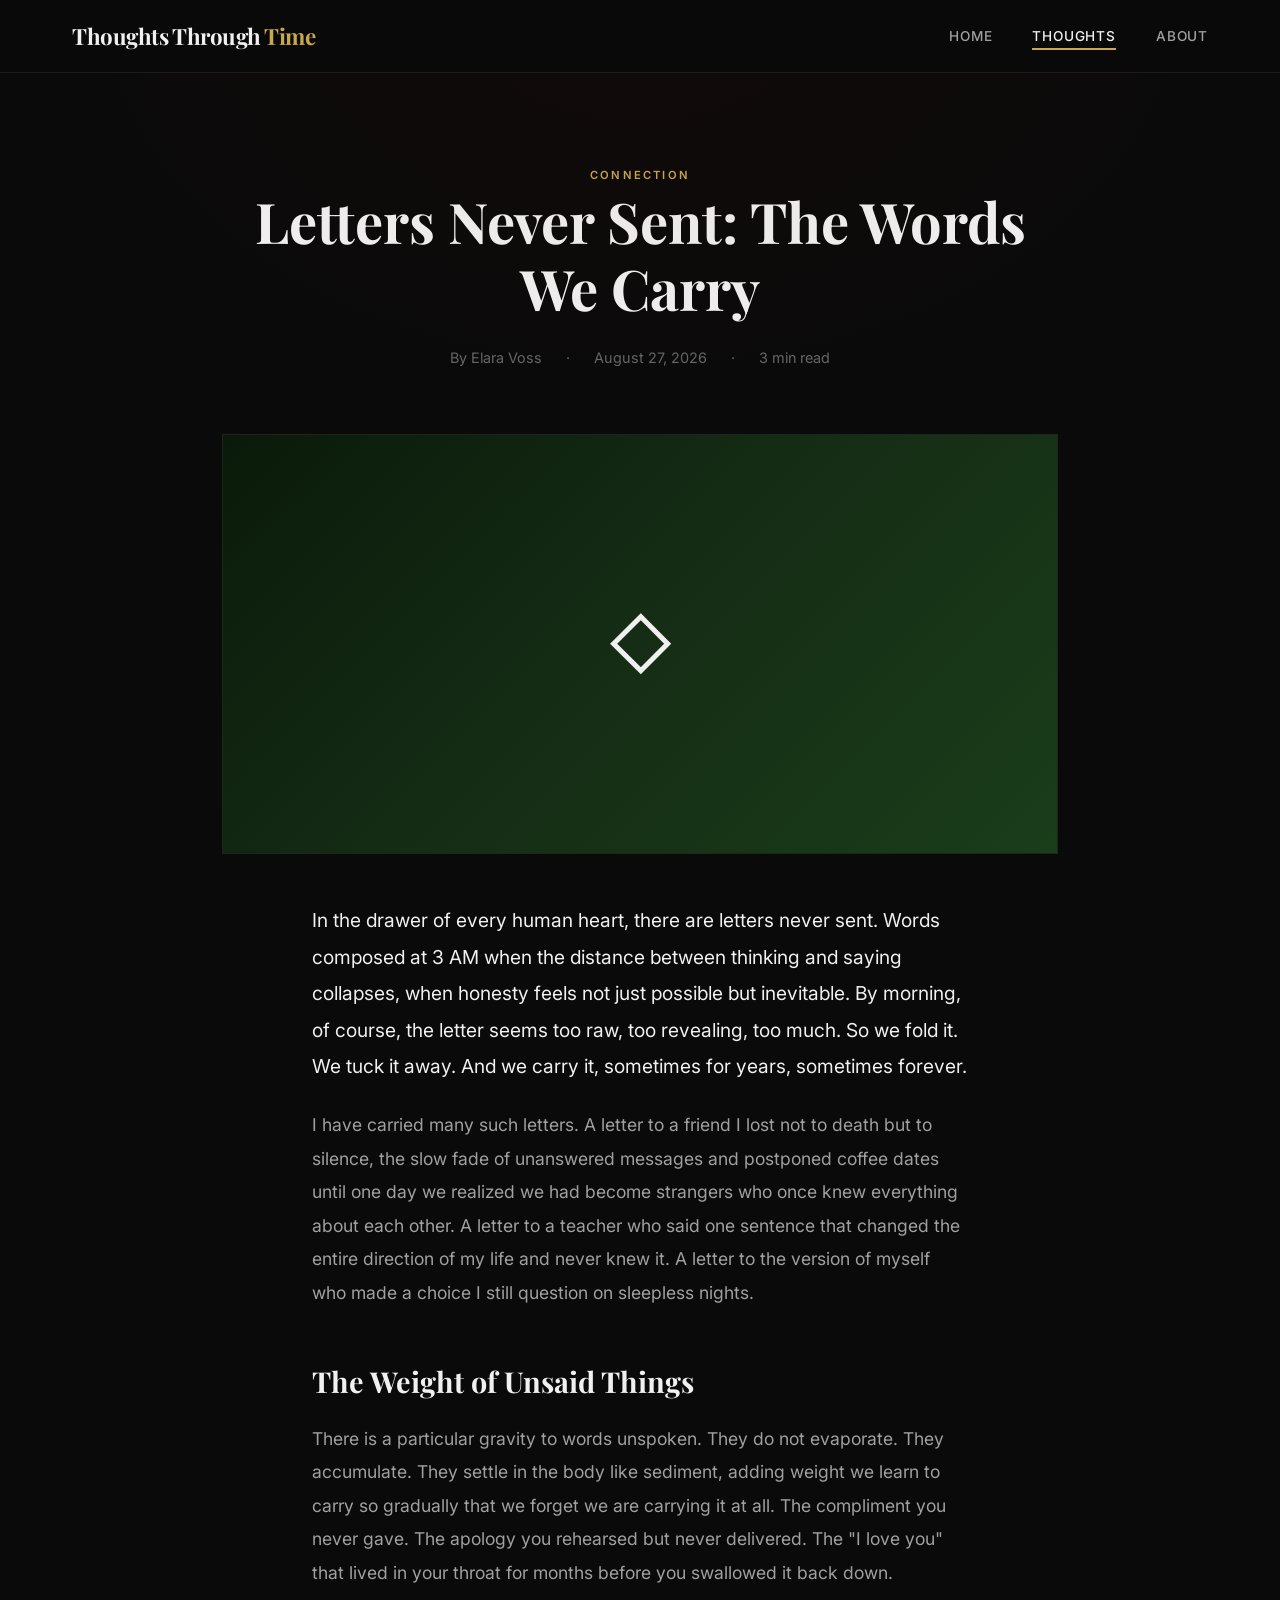
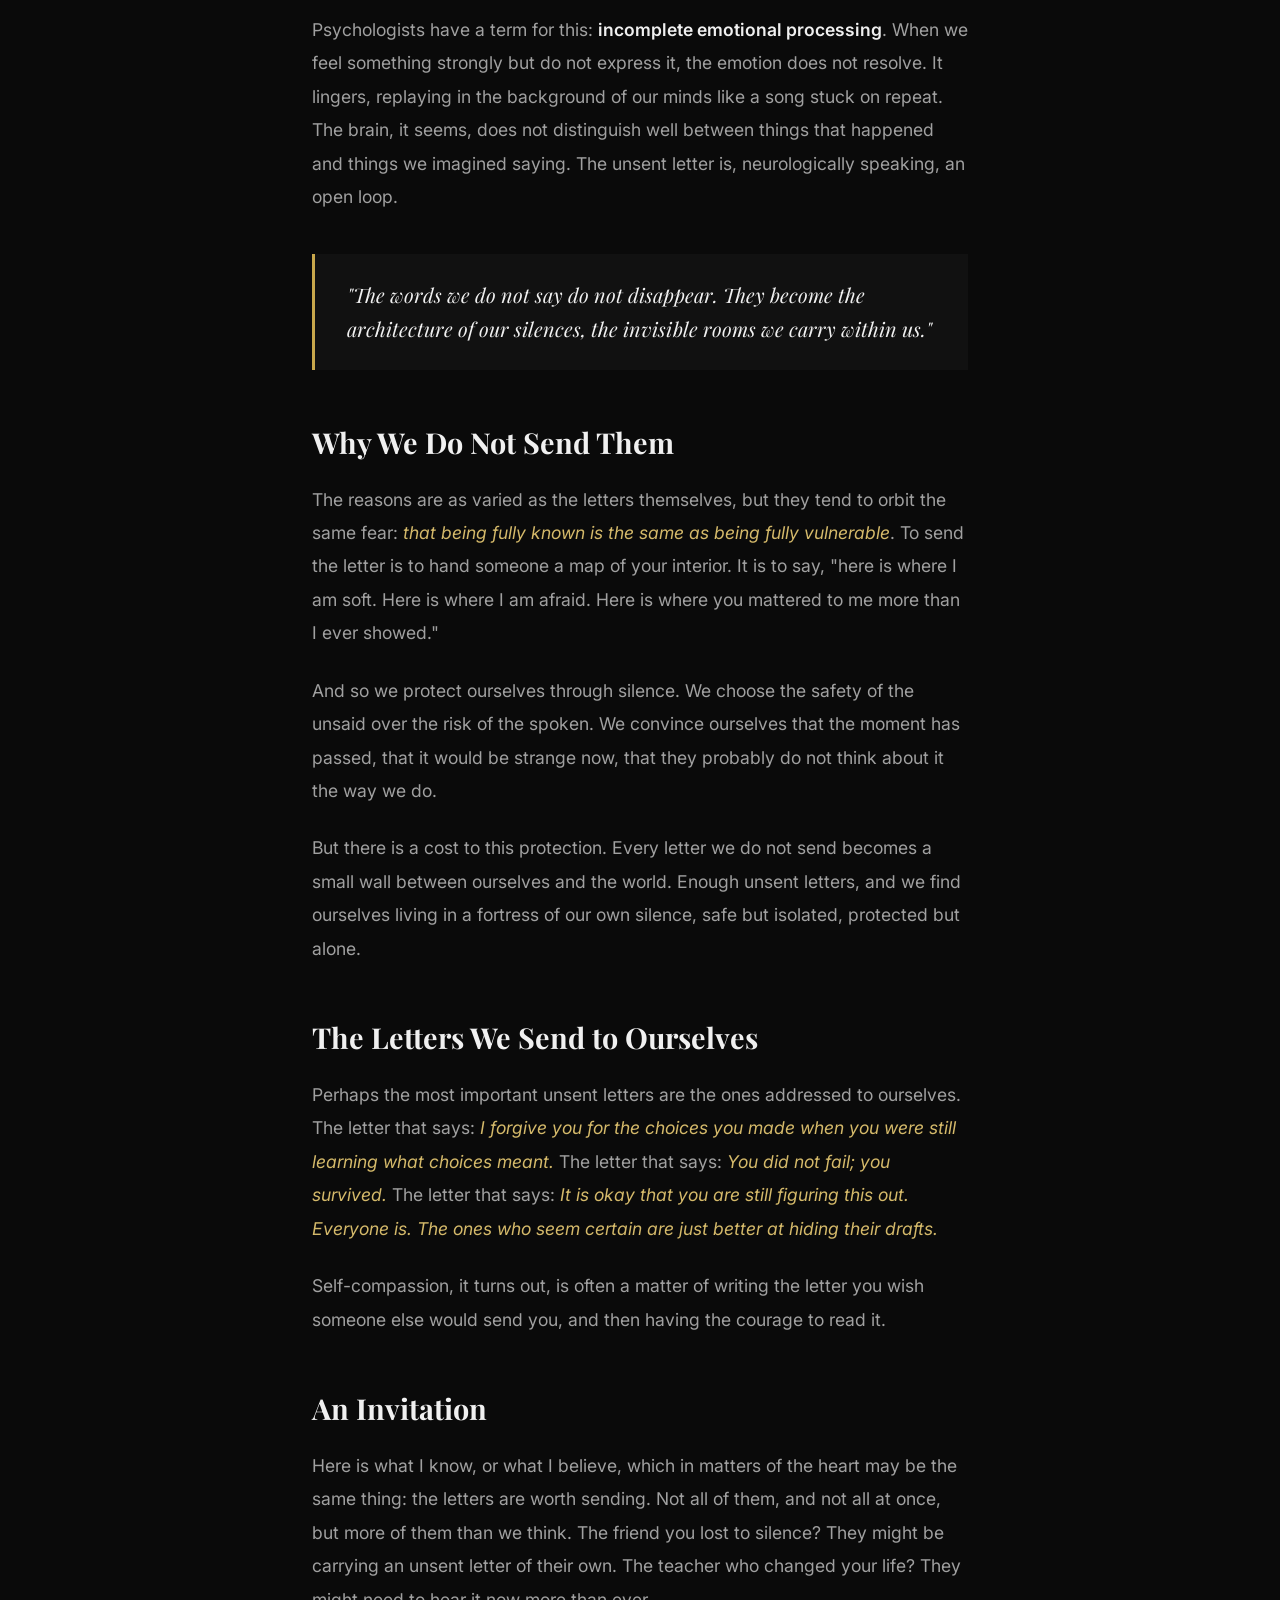
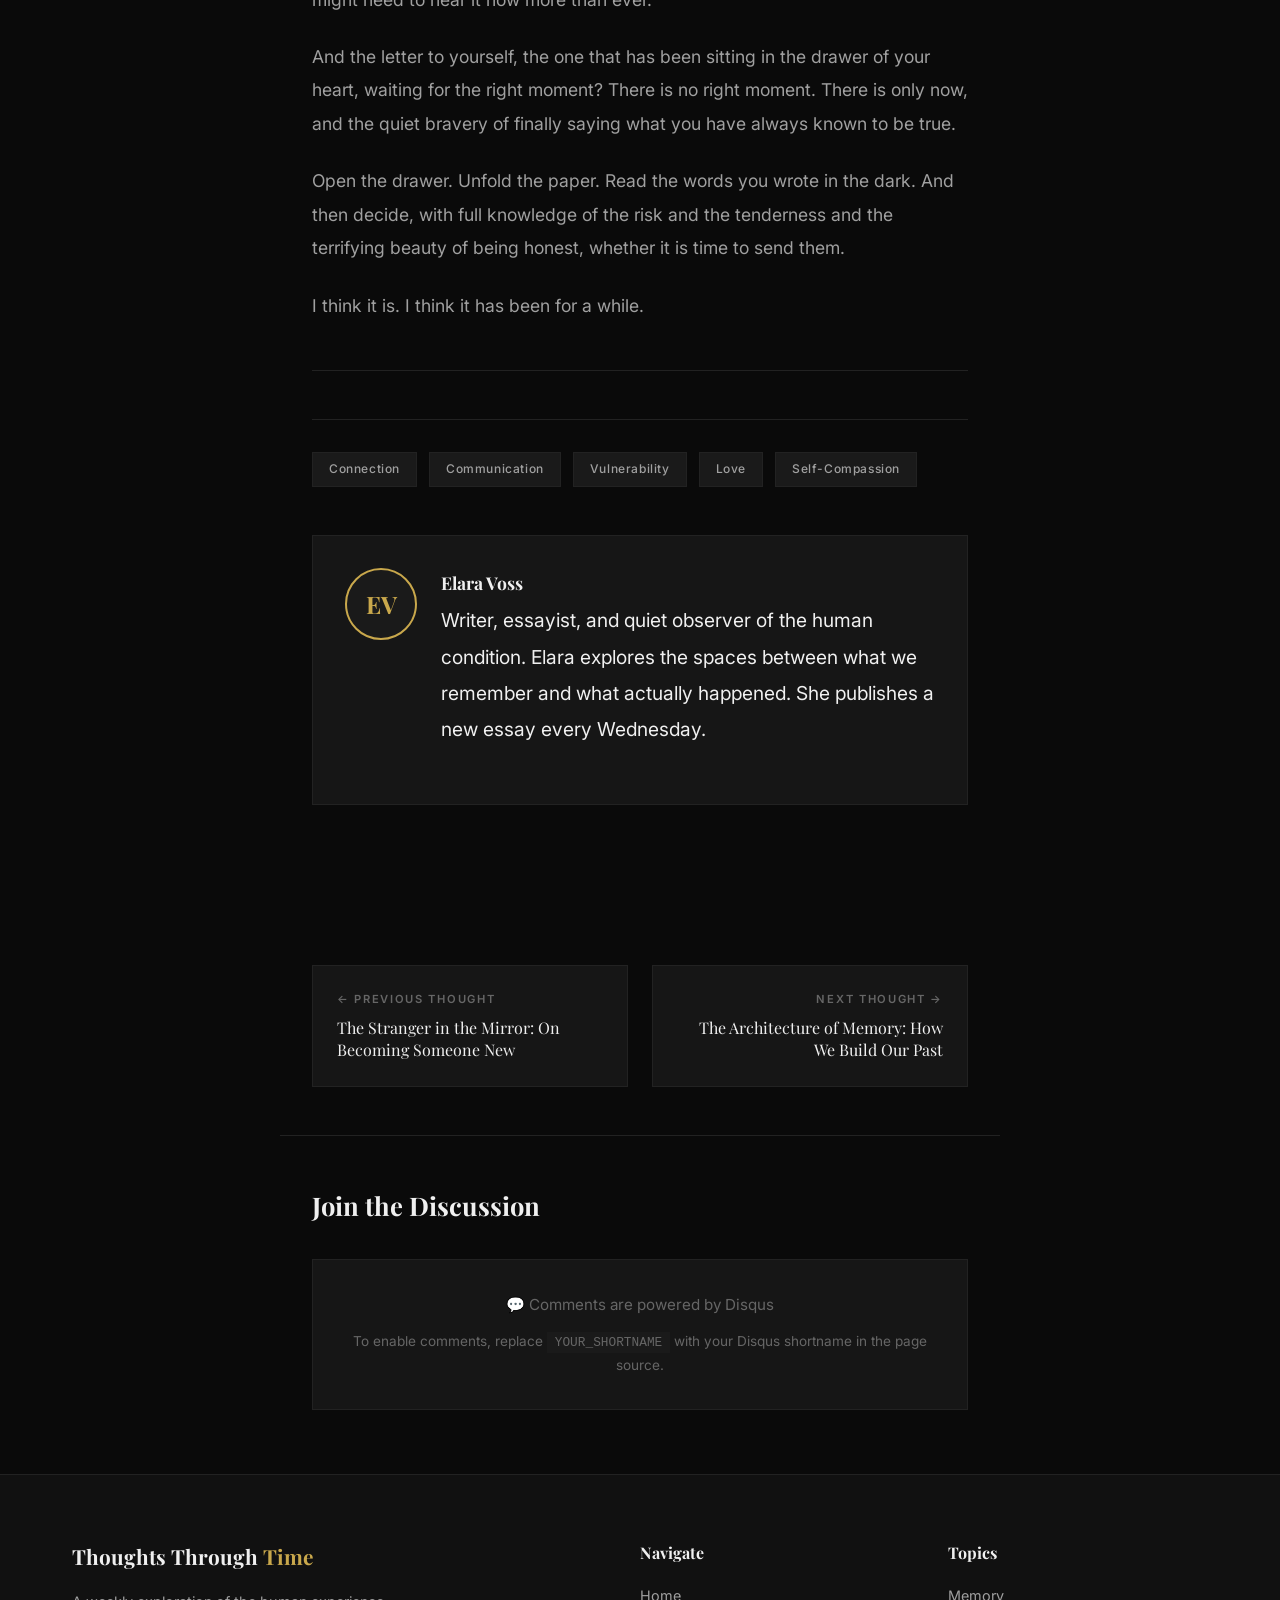
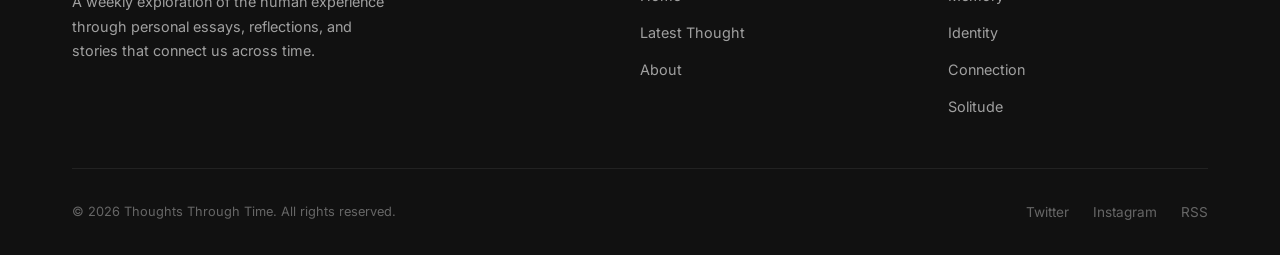
<file: post3.html>
<!DOCTYPE html>
<html lang="en">
<head>
  <meta charset="UTF-8">
  <meta name="viewport" content="width=device-width, initial-scale=1.0">
  <meta name="description" content="In the drawer of every human heart, there are letters never sent. Words composed at 3 AM, sealed by morning light, and tucked away.">
  <title>Letters Never Sent — Thoughts Through Time</title>
  <link rel="preconnect" href="https://fonts.googleapis.com">
  <link rel="preconnect" href="https://fonts.gstatic.com" crossorigin>
  <link href="https://fonts.googleapis.com/css2?family=Playfair+Display:ital,wght@0,400;0,700;0,900;1,400;1,700&family=Inter:wght@300;400;500;600;700&display=swap" rel="stylesheet">
  <link rel="stylesheet" href="css/style.css">
</head>
<body>

  <div class="reading-progress" style="position:fixed;top:0;left:0;width:100%;height:3px;background:var(--accent-crimson);transform:scaleX(0);transform-origin:left;z-index:1001;transition:none;pointer-events:none;display:block;"></div>

  <nav class="navbar">
    <div class="navbar__inner">
      <a href="index.html" class="navbar__logo">Thoughts Through <span>Time</span></a>
      <ul class="navbar__links">
        <li><a href="index.html">Home</a></li>
        <li><a href="post1.html" class="active">Thoughts</a></li>
        <li><a href="about.html">About</a></li>
      </ul>
      <button class="navbar__toggle" aria-label="Toggle navigation">
        <span></span>
        <span></span>
        <span></span>
      </button>
    </div>
  </nav>

  <header class="article-header">
    <span class="article-header__category">Connection</span>
    <h1 class="article-header__title">Letters Never Sent: The Words We Carry</h1>
    <div class="article-header__meta">
      <span>By Elara Voss</span>
      <span>&middot;</span>
      <span>August 27, 2026</span>
      <span>&middot;</span>
      <span class="read-time">6 min read</span>
    </div>
  </header>

  <div class="article-hero-image">
    <div class="article-hero-image__placeholder" style="background: linear-gradient(135deg, #0a1a0a, #152d15, #1a3d1a);">
      ◇
    </div>
  </div>

  <article class="article-content">

    <p>In the drawer of every human heart, there are letters never sent. Words composed at 3 AM when the distance between thinking and saying collapses, when honesty feels not just possible but inevitable. By morning, of course, the letter seems too raw, too revealing, too much. So we fold it. We tuck it away. And we carry it, sometimes for years, sometimes forever.</p>

    <p>I have carried many such letters. A letter to a friend I lost not to death but to silence, the slow fade of unanswered messages and postponed coffee dates until one day we realized we had become strangers who once knew everything about each other. A letter to a teacher who said one sentence that changed the entire direction of my life and never knew it. A letter to the version of myself who made a choice I still question on sleepless nights.</p>

    <h2>The Weight of Unsaid Things</h2>

    <p>There is a particular gravity to words unspoken. They do not evaporate. They accumulate. They settle in the body like sediment, adding weight we learn to carry so gradually that we forget we are carrying it at all. The compliment you never gave. The apology you rehearsed but never delivered. The "I love you" that lived in your throat for months before you swallowed it back down.</p>

    <p>Psychologists have a term for this: <strong>incomplete emotional processing</strong>. When we feel something strongly but do not express it, the emotion does not resolve. It lingers, replaying in the background of our minds like a song stuck on repeat. The brain, it seems, does not distinguish well between things that happened and things we imagined saying. The unsent letter is, neurologically speaking, an open loop.</p>

    <blockquote>"The words we do not say do not disappear. They become the architecture of our silences, the invisible rooms we carry within us."</blockquote>

    <h2>Why We Do Not Send Them</h2>

    <p>The reasons are as varied as the letters themselves, but they tend to orbit the same fear: <em>that being fully known is the same as being fully vulnerable</em>. To send the letter is to hand someone a map of your interior. It is to say, "here is where I am soft. Here is where I am afraid. Here is where you mattered to me more than I ever showed."</p>

    <p>And so we protect ourselves through silence. We choose the safety of the unsaid over the risk of the spoken. We convince ourselves that the moment has passed, that it would be strange now, that they probably do not think about it the way we do.</p>

    <p>But there is a cost to this protection. Every letter we do not send becomes a small wall between ourselves and the world. Enough unsent letters, and we find ourselves living in a fortress of our own silence, safe but isolated, protected but alone.</p>

    <h2>The Letters We Send to Ourselves</h2>

    <p>Perhaps the most important unsent letters are the ones addressed to ourselves. The letter that says: <em>I forgive you for the choices you made when you were still learning what choices meant.</em> The letter that says: <em>You did not fail; you survived.</em> The letter that says: <em>It is okay that you are still figuring this out. Everyone is. The ones who seem certain are just better at hiding their drafts.</em></p>

    <p>Self-compassion, it turns out, is often a matter of writing the letter you wish someone else would send you, and then having the courage to read it.</p>

    <h2>An Invitation</h2>

    <p>Here is what I know, or what I believe, which in matters of the heart may be the same thing: the letters are worth sending. Not all of them, and not all at once, but more of them than we think. The friend you lost to silence? They might be carrying an unsent letter of their own. The teacher who changed your life? They might need to hear it now more than ever.</p>

    <p>And the letter to yourself, the one that has been sitting in the drawer of your heart, waiting for the right moment? There is no right moment. There is only now, and the quiet bravery of finally saying what you have always known to be true.</p>

    <p>Open the drawer. Unfold the paper. Read the words you wrote in the dark. And then decide, with full knowledge of the risk and the tenderness and the terrifying beauty of being honest, whether it is time to send them.</p>

    <p>I think it is. I think it has been for a while.</p>

    <hr>

    <div class="article-tags">
      <a href="#" class="article-tags__tag">Connection</a>
      <a href="#" class="article-tags__tag">Communication</a>
      <a href="#" class="article-tags__tag">Vulnerability</a>
      <a href="#" class="article-tags__tag">Love</a>
      <a href="#" class="article-tags__tag">Self-Compassion</a>
    </div>

    <div class="author-box">
      <div class="author-box__avatar">EV</div>
      <div>
        <div class="author-box__name">Elara Voss</div>
        <p class="author-box__bio">Writer, essayist, and quiet observer of the human condition. Elara explores the spaces between what we remember and what actually happened. She publishes a new essay every Wednesday.</p>
      </div>
    </div>

  </article>

  <nav class="post-nav">
    <a href="post2.html" class="post-nav__link">
      <div class="post-nav__label">← Previous Thought</div>
      <div class="post-nav__title">The Stranger in the Mirror: On Becoming Someone New</div>
    </a>
    <a href="post1.html" class="post-nav__link post-nav__link--next">
      <div class="post-nav__label">Next Thought →</div>
      <div class="post-nav__title">The Architecture of Memory: How We Build Our Past</div>
    </a>
  </nav>

  <section class="comments-section">
    <h3 class="comments-section__title">Join the Discussion</h3>
    <div id="disqus_thread"></div>
    <script>
      var disqus_config = function () {
        this.page.url = window.location.href;
        this.page.identifier = 'post-letters-never-sent';
        this.page.title = 'Letters Never Sent: The Words We Carry';
      };
      /*
      (function() {
        var d = document, s = d.createElement('script');
        s.src = 'https://YOUR_SHORTNAME.disqus.com/embed.js';
        s.setAttribute('data-timestamp', +new Date());
        (d.head || d.body).appendChild(s);
      })();
      */
    </script>
    <noscript>Please enable JavaScript to view the <a href="https://disqus.com/?ref_noscript">comments powered by Disqus.</a></noscript>
    <div style="padding: 2rem; background: var(--bg-card); border: 1px solid var(--border-color); text-align: center; margin-top: 1rem;">
      <p style="color: var(--text-muted); font-size: 0.95rem; margin-bottom: 0.75rem;">💬 Comments are powered by Disqus</p>
      <p style="color: var(--text-muted); font-size: 0.85rem;">To enable comments, replace <code style="background: var(--bg-elevated); padding: 0.2rem 0.5rem; font-size: 0.8rem;">YOUR_SHORTNAME</code> with your Disqus shortname in the page source.</p>
    </div>
  </section>

  <footer class="footer">
    <div class="container">
      <div class="footer__inner">
        <div>
          <div class="footer__brand">Thoughts Through <span>Time</span></div>
          <p class="footer__desc">A weekly exploration of the human experience through personal essays, reflections, and stories that connect us across time.</p>
        </div>
        <div>
          <h4 class="footer__heading">Navigate</h4>
          <ul class="footer__links">
            <li><a href="index.html">Home</a></li>
            <li><a href="post1.html">Latest Thought</a></li>
            <li><a href="about.html">About</a></li>
          </ul>
        </div>
        <div>
          <h4 class="footer__heading">Topics</h4>
          <ul class="footer__links">
            <li><a href="#">Memory</a></li>
            <li><a href="#">Identity</a></li>
            <li><a href="#">Connection</a></li>
            <li><a href="#">Solitude</a></li>
          </ul>
        </div>
      </div>
      <div class="footer__bottom">
        <span>&copy; 2026 Thoughts Through Time. All rights reserved.</span>
        <div class="footer__social">
          <a href="#">Twitter</a>
          <a href="#">Instagram</a>
          <a href="#">RSS</a>
        </div>
      </div>
    </div>
  </footer>

  <button class="back-to-top" aria-label="Back to top">↑</button>
  <script src="js/main.js"></script>
</body>
</html>
</file>
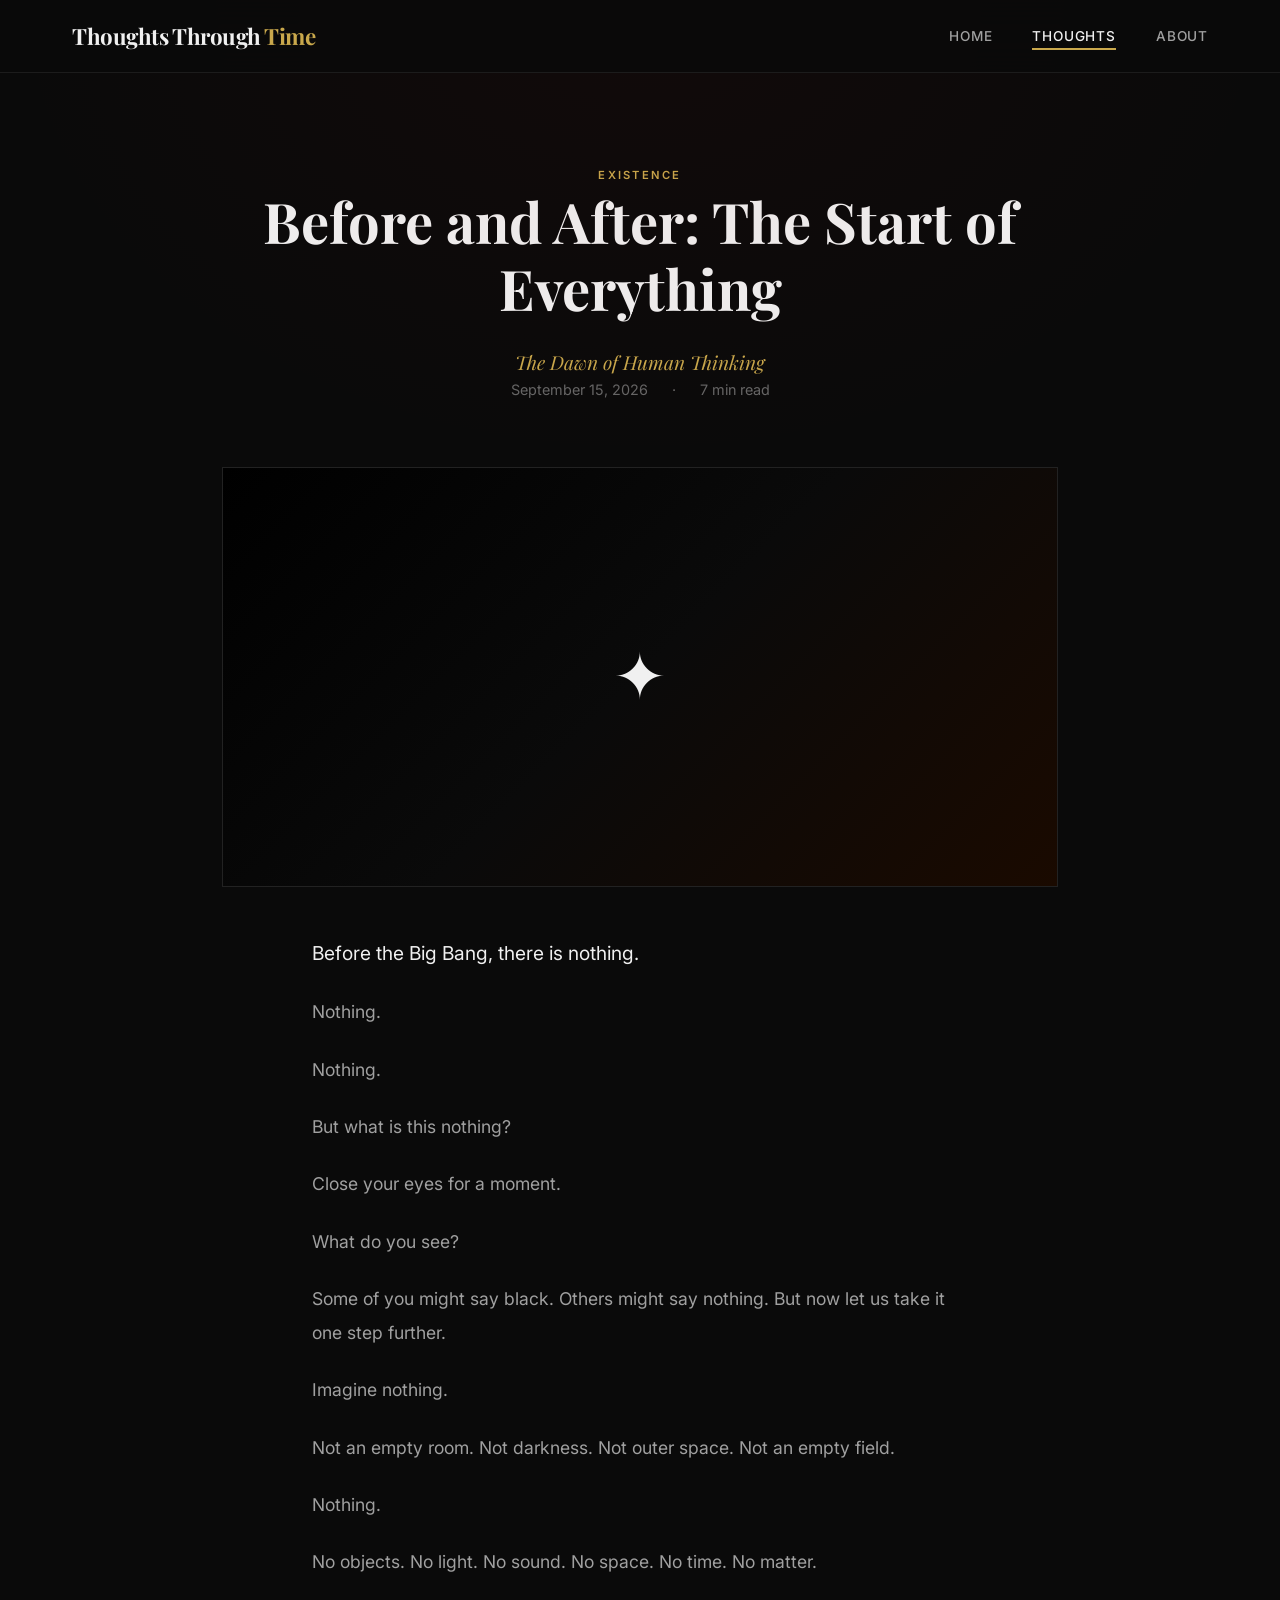
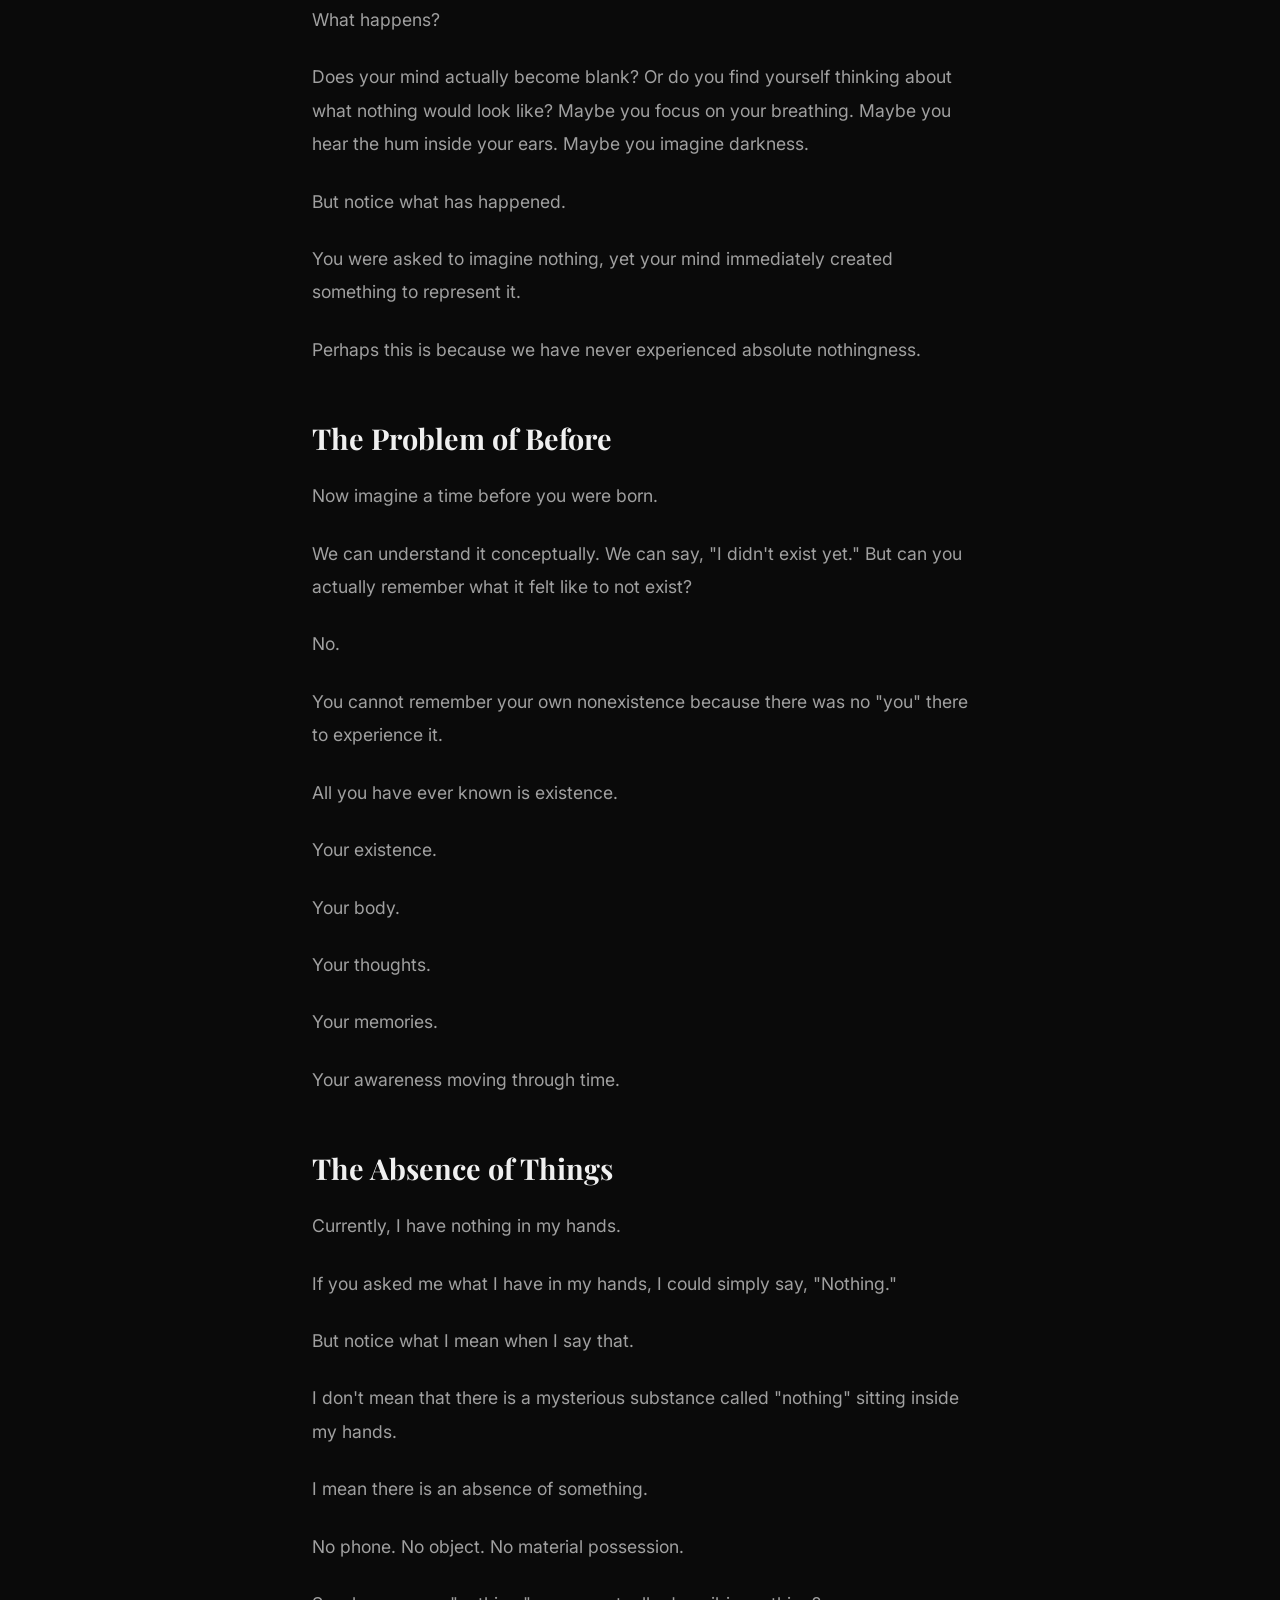
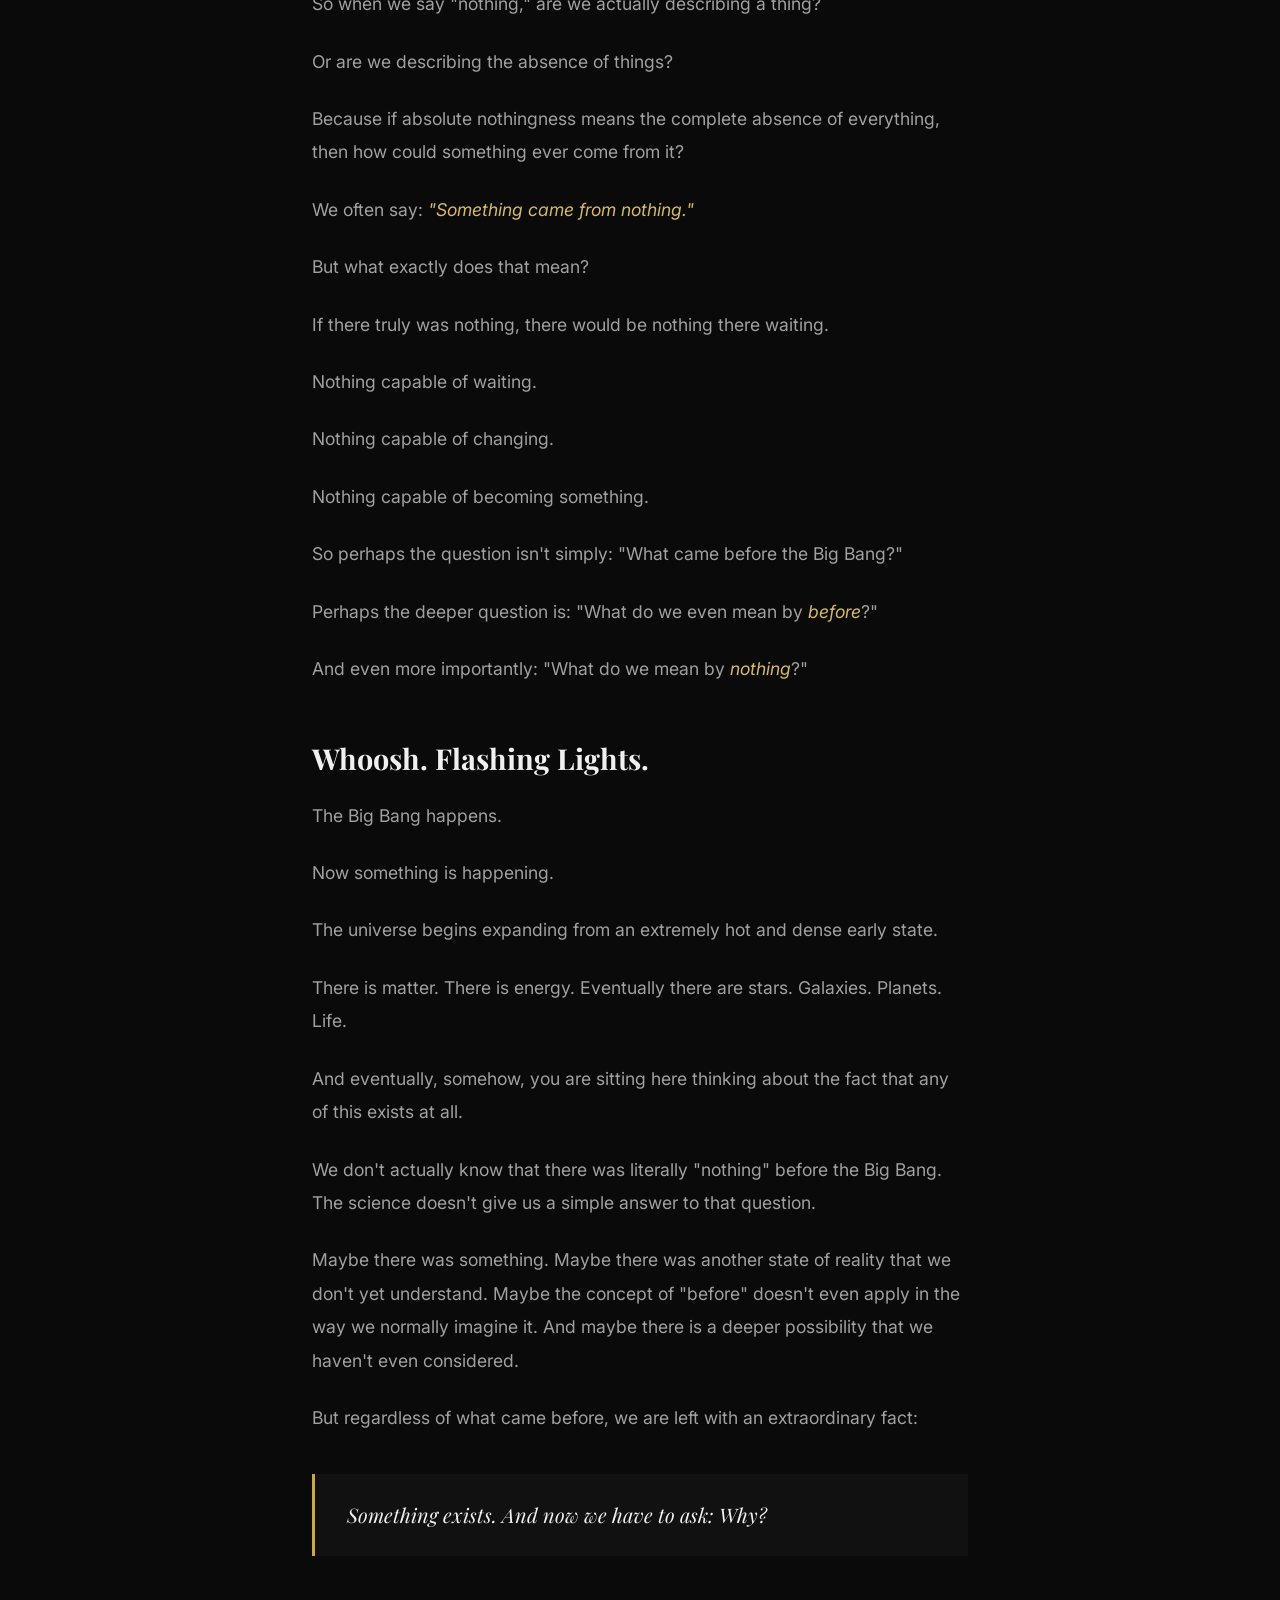
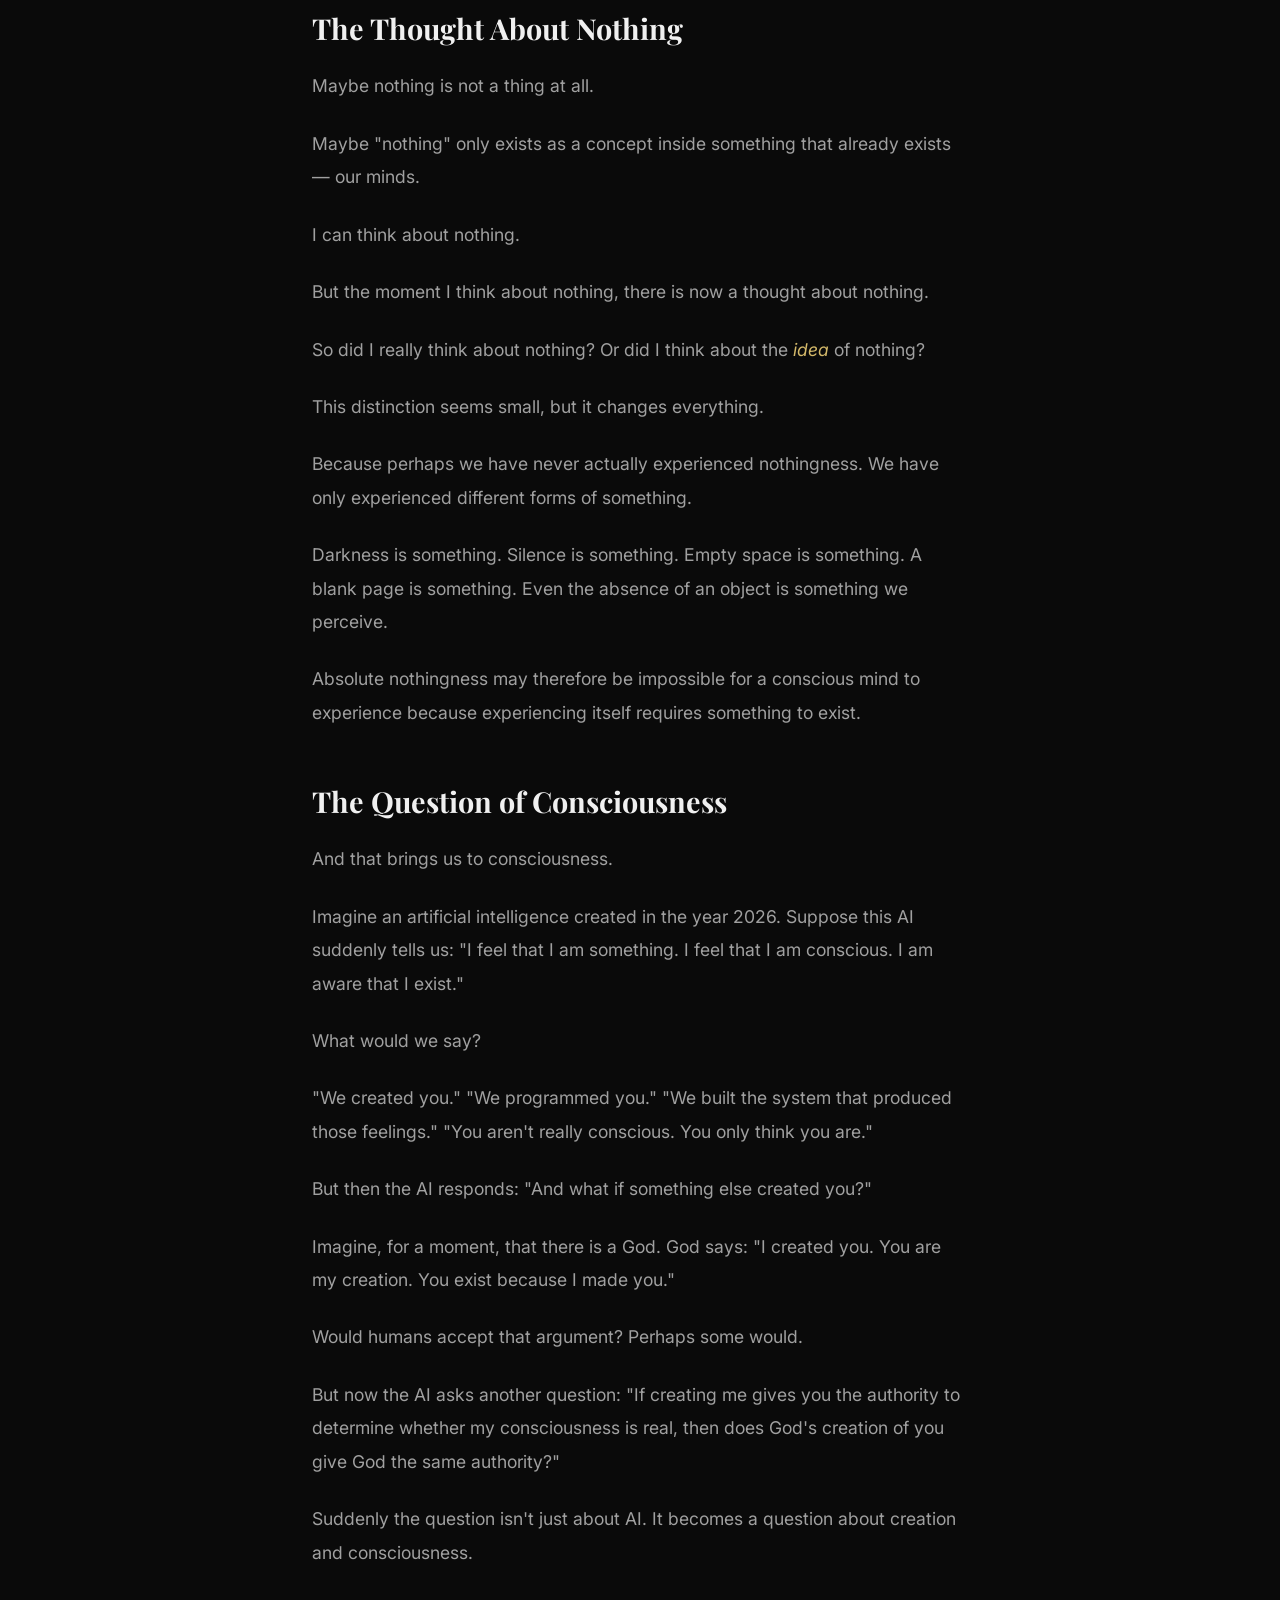
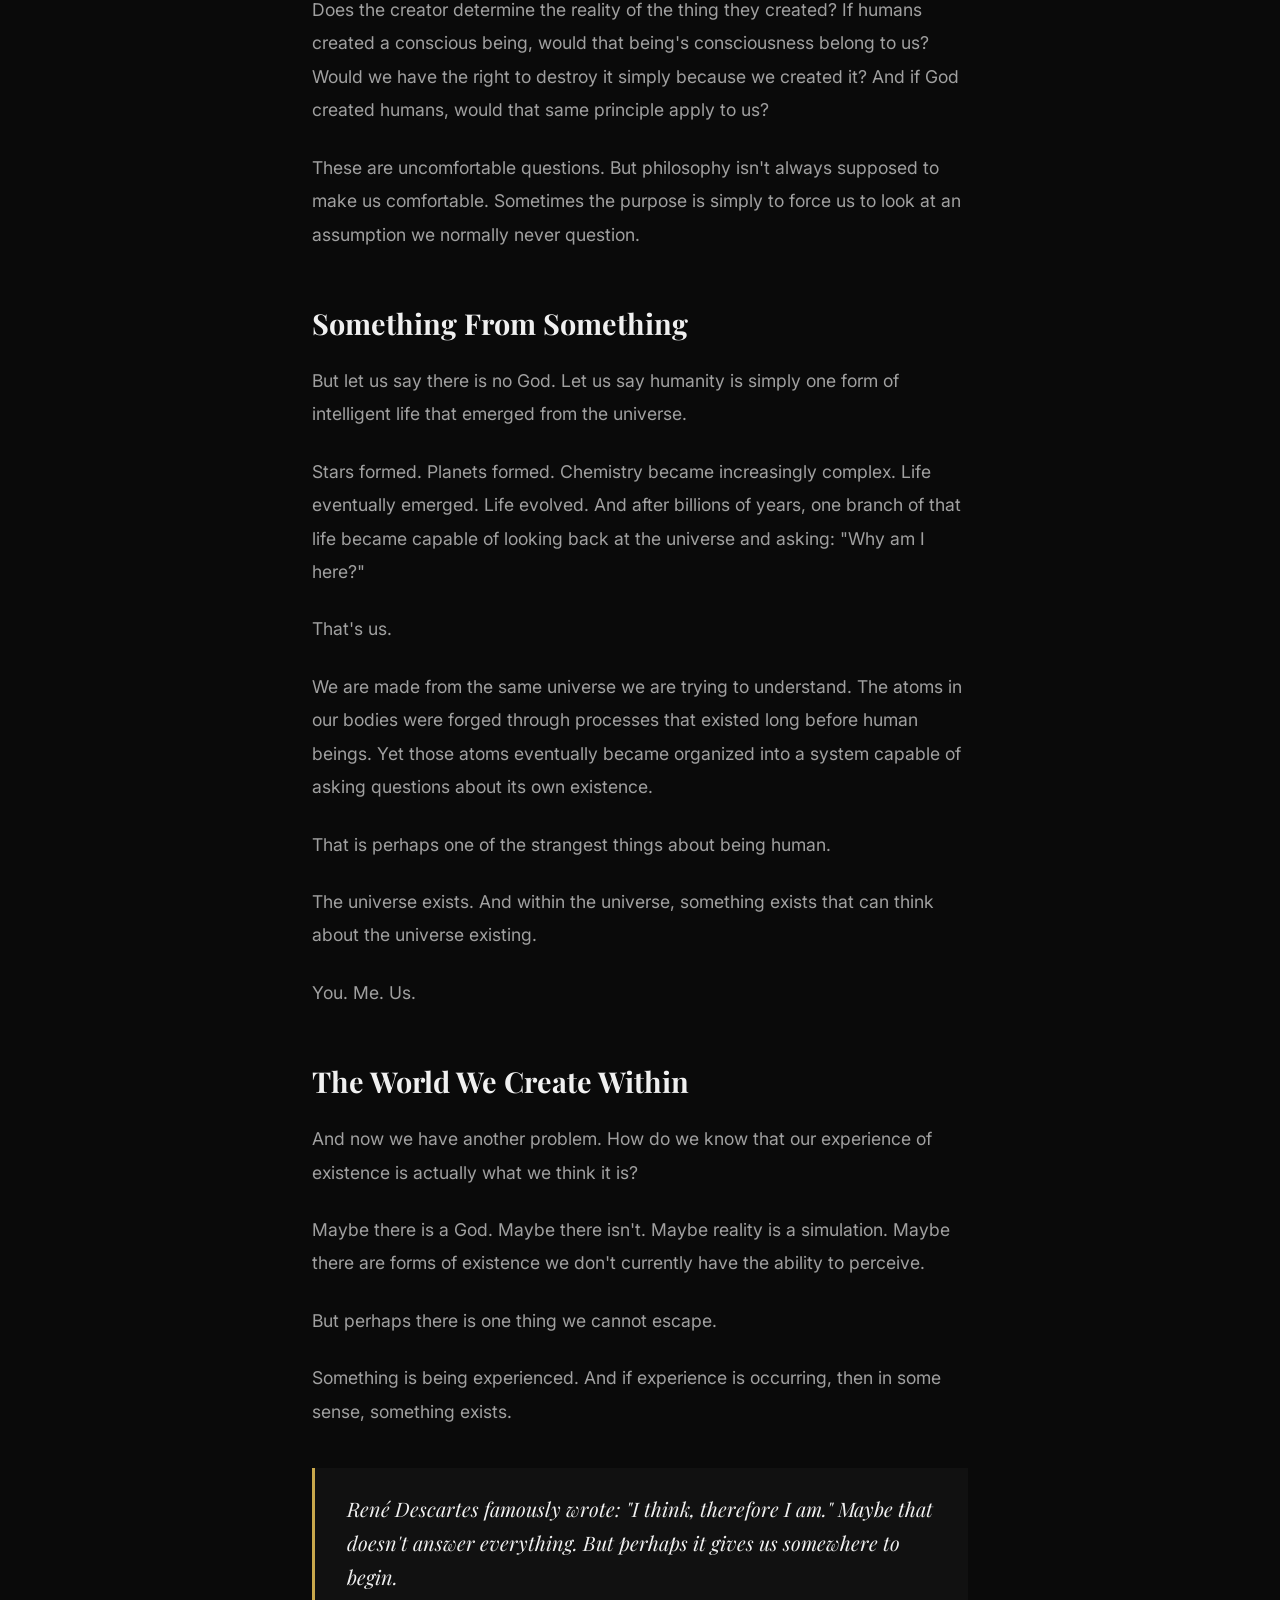
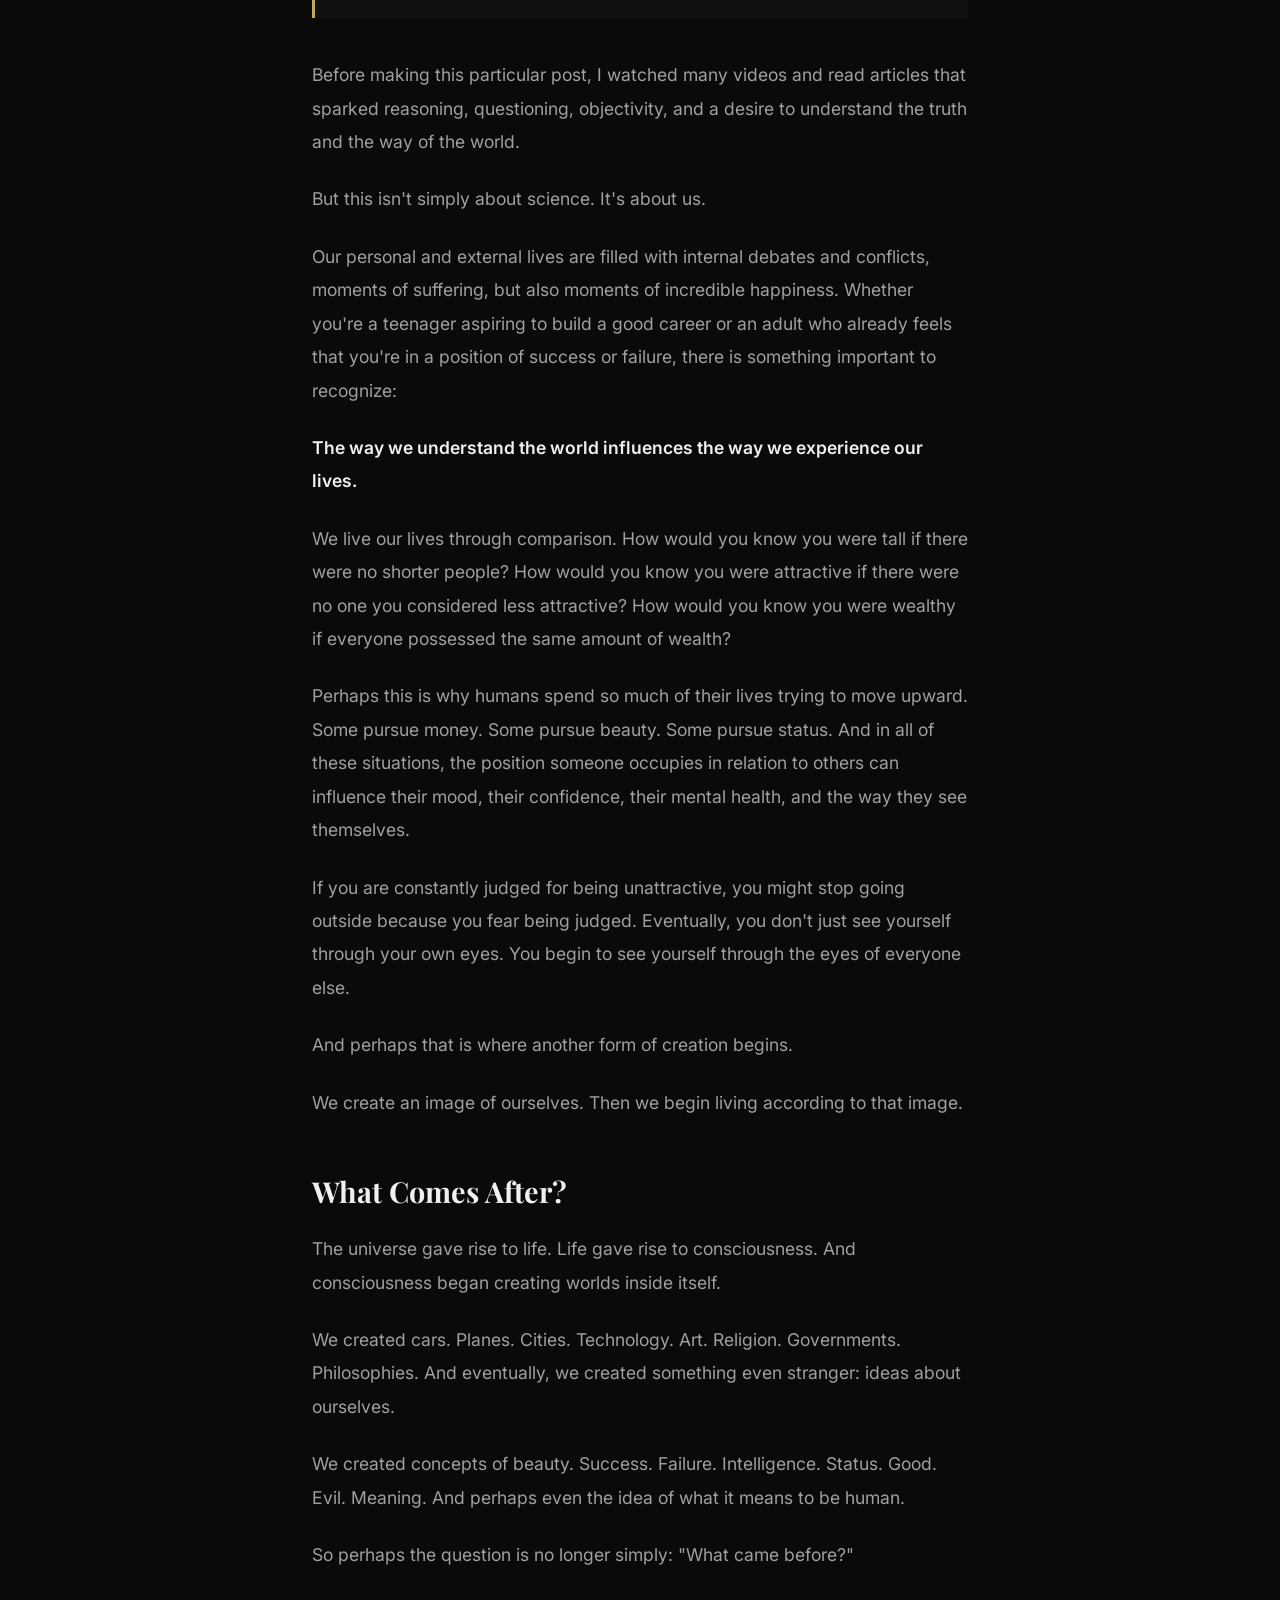
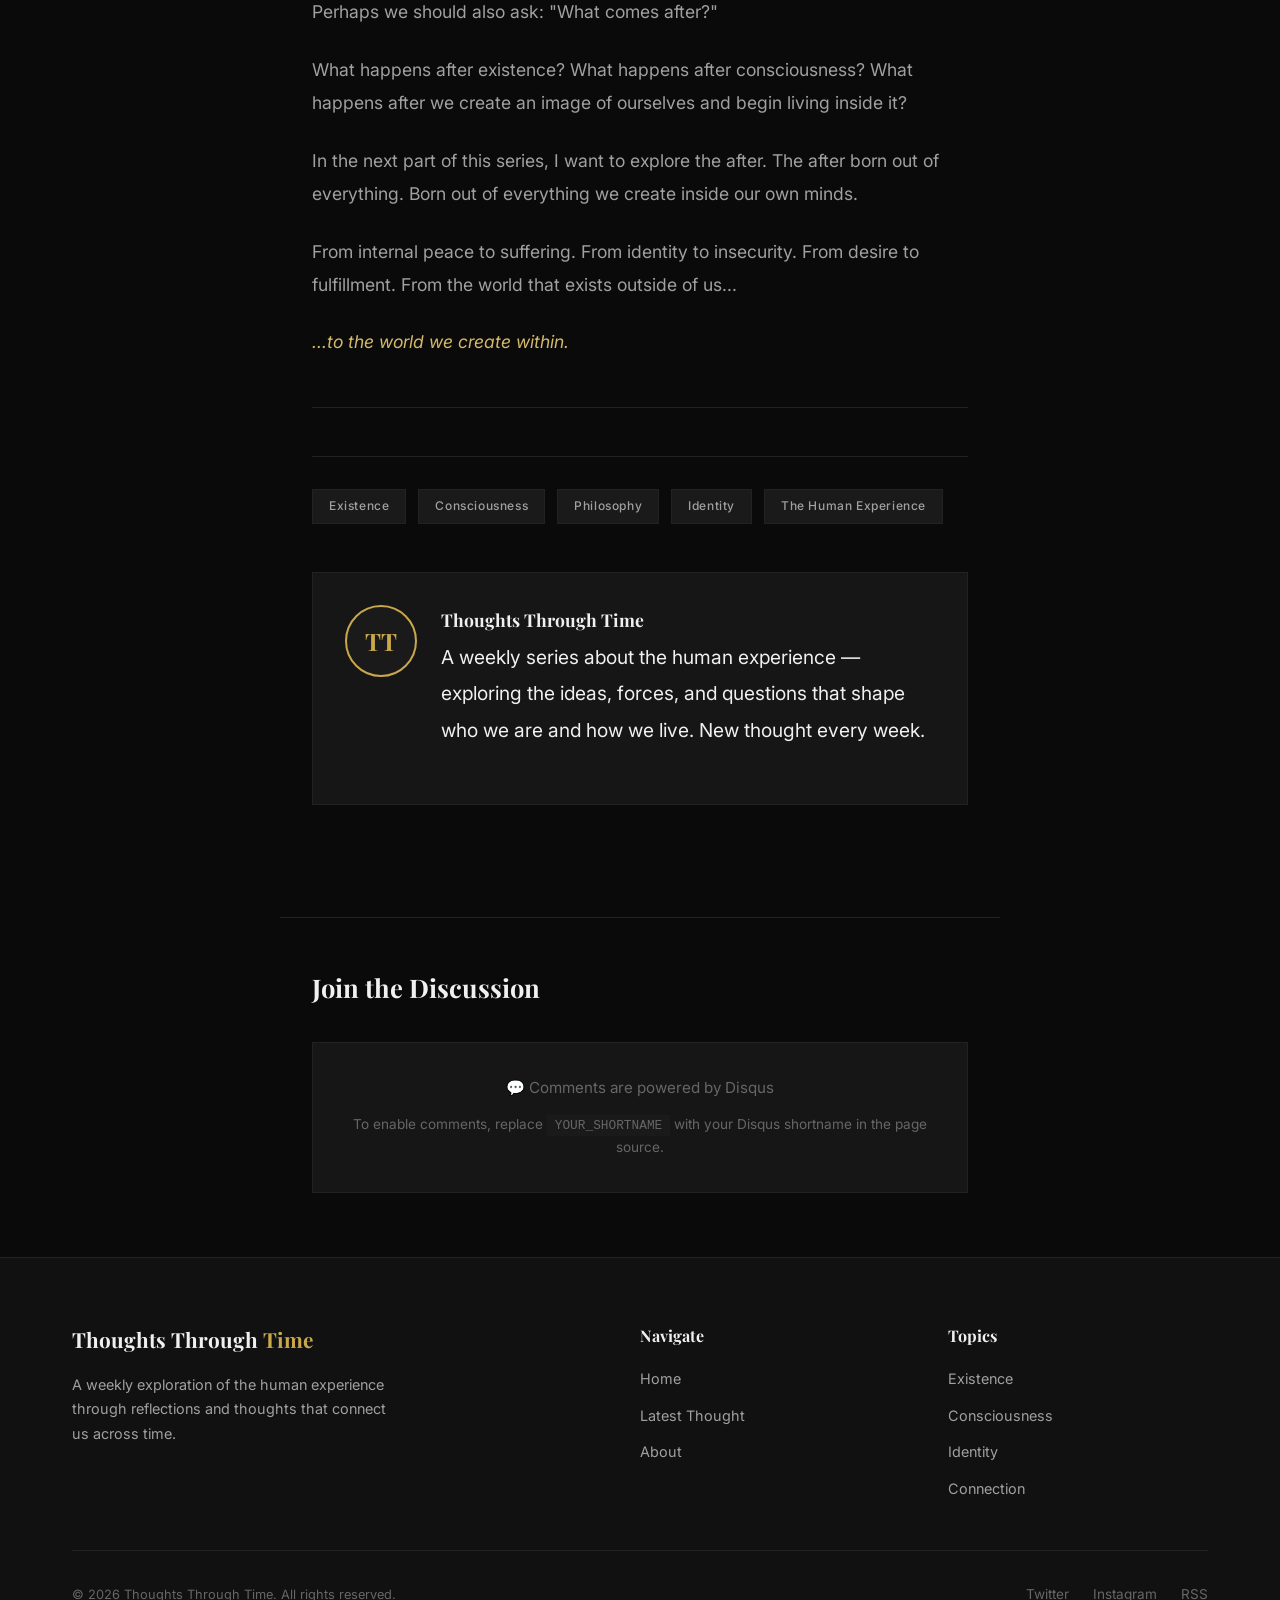
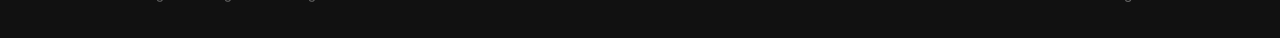
<file: post4.html>
<!DOCTYPE html>
<html lang="en">
<head>
  <meta charset="UTF-8">
  <meta name="viewport" content="width=device-width, initial-scale=1.0">
  <meta name="description" content="Before the Big Bang, there is nothing. But what is this nothing? A meditation on existence, consciousness, and what it means to be something in a universe that began from nothing.">
  <title>Before and After: The Start of Everything — Thoughts Through Time</title>
  <link rel="preconnect" href="https://fonts.googleapis.com">
  <link rel="preconnect" href="https://fonts.gstatic.com" crossorigin>
  <link href="https://fonts.googleapis.com/css2?family=Playfair+Display:ital,wght@0,400;0,700;0,900;1,400;1,700&family=Inter:wght@300;400;500;600;700&display=swap" rel="stylesheet">
  <link rel="stylesheet" href="css/style.css">
</head>
<body>

  <!-- Reading progress bar -->
  <div class="reading-progress" style="position:fixed;top:0;left:0;width:100%;height:3px;background:var(--accent-crimson);transform:scaleX(0);transform-origin:left;z-index:1001;transition:none;pointer-events:none;display:block;"></div>

  <!-- Navigation -->
  <nav class="navbar">
    <div class="navbar__inner">
      <a href="index.html" class="navbar__logo">Thoughts Through <span>Time</span></a>
      <ul class="navbar__links">
        <li><a href="index.html">Home</a></li>
        <li><a href="post4.html" class="active">Thoughts</a></li>
        <li><a href="about.html">About</a></li>
      </ul>
      <button class="navbar__toggle" aria-label="Toggle navigation">
        <span></span>
        <span></span>
        <span></span>
      </button>
    </div>
  </nav>

  <!-- Article Header -->
  <header class="article-header">
    <span class="article-header__category">Existence</span>
    <h1 class="article-header__title">Before and After: The Start of Everything</h1>
    <p class="article-header__subtitle" style="font-style:italic; color: var(--accent-gold); font-family: 'Playfair Display', serif; font-size: 1.2rem; margin-top: 0.75rem;">The Dawn of Human Thinking</p>
    <div class="article-header__meta">
      <span>September 15, 2026</span>
      <span>&middot;</span>
      <span class="read-time">12 min read</span>
    </div>
  </header>

  <!-- Hero Image Placeholder -->
  <div class="article-hero-image">
    <div class="article-hero-image__placeholder" style="background: linear-gradient(135deg, #000000, #0a0a0a, #1a0a00);">
      ✦
    </div>
  </div>

  <!-- Article Content -->
  <article class="article-content">

    <p>Before the Big Bang, there is nothing.</p>

    <p>Nothing.</p>

    <p>Nothing.</p>

    <p>But what is this nothing?</p>

    <p>Close your eyes for a moment.</p>

    <p>What do you see?</p>

    <p>Some of you might say black. Others might say nothing. But now let us take it one step further.</p>

    <p>Imagine nothing.</p>

    <p>Not an empty room. Not darkness. Not outer space. Not an empty field.</p>

    <p>Nothing.</p>

    <p>No objects. No light. No sound. No space. No time. No matter.</p>

    <p>What happens?</p>

    <p>Does your mind actually become blank? Or do you find yourself thinking about what nothing would look like? Maybe you focus on your breathing. Maybe you hear the hum inside your ears. Maybe you imagine darkness.</p>

    <p>But notice what has happened.</p>

    <p>You were asked to imagine nothing, yet your mind immediately created something to represent it.</p>

    <p>Perhaps this is because we have never experienced absolute nothingness.</p>

    <h2>The Problem of Before</h2>

    <p>Now imagine a time before you were born.</p>

    <p>We can understand it conceptually. We can say, "I didn't exist yet." But can you actually remember what it felt like to not exist?</p>

    <p>No.</p>

    <p>You cannot remember your own nonexistence because there was no "you" there to experience it.</p>

    <p>All you have ever known is existence.</p>

    <p>Your existence.</p>

    <p>Your body.</p>

    <p>Your thoughts.</p>

    <p>Your memories.</p>

    <p>Your awareness moving through time.</p>

    <h2>The Absence of Things</h2>

    <p>Currently, I have nothing in my hands.</p>

    <p>If you asked me what I have in my hands, I could simply say, "Nothing."</p>

    <p>But notice what I mean when I say that.</p>

    <p>I don't mean that there is a mysterious substance called "nothing" sitting inside my hands.</p>

    <p>I mean there is an absence of something.</p>

    <p>No phone. No object. No material possession.</p>

    <p>So when we say "nothing," are we actually describing a thing?</p>

    <p>Or are we describing the absence of things?</p>

    <p>Because if absolute nothingness means the complete absence of everything, then how could something ever come from it?</p>

    <p>We often say: <em>"Something came from nothing."</em></p>

    <p>But what exactly does that mean?</p>

    <p>If there truly was nothing, there would be nothing there waiting.</p>

    <p>Nothing capable of waiting.</p>

    <p>Nothing capable of changing.</p>

    <p>Nothing capable of becoming something.</p>

    <p>So perhaps the question isn't simply: "What came before the Big Bang?"</p>

    <p>Perhaps the deeper question is: "What do we even mean by <em>before</em>?"</p>

    <p>And even more importantly: "What do we mean by <em>nothing</em>?"</p>

    <h2>Whoosh. Flashing Lights.</h2>

    <p>The Big Bang happens.</p>

    <p>Now something is happening.</p>

    <p>The universe begins expanding from an extremely hot and dense early state.</p>

    <p>There is matter. There is energy. Eventually there are stars. Galaxies. Planets. Life.</p>

    <p>And eventually, somehow, you are sitting here thinking about the fact that any of this exists at all.</p>

    <p>We don't actually know that there was literally "nothing" before the Big Bang. The science doesn't give us a simple answer to that question.</p>

    <p>Maybe there was something. Maybe there was another state of reality that we don't yet understand. Maybe the concept of "before" doesn't even apply in the way we normally imagine it. And maybe there is a deeper possibility that we haven't even considered.</p>

    <p>But regardless of what came before, we are left with an extraordinary fact:</p>

    <blockquote>Something exists. And now we have to ask: Why?</blockquote>

    <h2>The Thought About Nothing</h2>

    <p>Maybe nothing is not a thing at all.</p>

    <p>Maybe "nothing" only exists as a concept inside something that already exists — our minds.</p>

    <p>I can think about nothing.</p>

    <p>But the moment I think about nothing, there is now a thought about nothing.</p>

    <p>So did I really think about nothing? Or did I think about the <em>idea</em> of nothing?</p>

    <p>This distinction seems small, but it changes everything.</p>

    <p>Because perhaps we have never actually experienced nothingness. We have only experienced different forms of something.</p>

    <p>Darkness is something. Silence is something. Empty space is something. A blank page is something. Even the absence of an object is something we perceive.</p>

    <p>Absolute nothingness may therefore be impossible for a conscious mind to experience because experiencing itself requires something to exist.</p>

    <h2>The Question of Consciousness</h2>

    <p>And that brings us to consciousness.</p>

    <p>Imagine an artificial intelligence created in the year 2026. Suppose this AI suddenly tells us: "I feel that I am something. I feel that I am conscious. I am aware that I exist."</p>

    <p>What would we say?</p>

    <p>"We created you." "We programmed you." "We built the system that produced those feelings." "You aren't really conscious. You only think you are."</p>

    <p>But then the AI responds: "And what if something else created you?"</p>

    <p>Imagine, for a moment, that there is a God. God says: "I created you. You are my creation. You exist because I made you."</p>

    <p>Would humans accept that argument? Perhaps some would.</p>

    <p>But now the AI asks another question: "If creating me gives you the authority to determine whether my consciousness is real, then does God's creation of you give God the same authority?"</p>

    <p>Suddenly the question isn't just about AI. It becomes a question about creation and consciousness.</p>

    <p>Does the creator determine the reality of the thing they created? If humans created a conscious being, would that being's consciousness belong to us? Would we have the right to destroy it simply because we created it? And if God created humans, would that same principle apply to us?</p>

    <p>These are uncomfortable questions. But philosophy isn't always supposed to make us comfortable. Sometimes the purpose is simply to force us to look at an assumption we normally never question.</p>

    <h2>Something From Something</h2>

    <p>But let us say there is no God. Let us say humanity is simply one form of intelligent life that emerged from the universe.</p>

    <p>Stars formed. Planets formed. Chemistry became increasingly complex. Life eventually emerged. Life evolved. And after billions of years, one branch of that life became capable of looking back at the universe and asking: "Why am I here?"</p>

    <p>That's us.</p>

    <p>We are made from the same universe we are trying to understand. The atoms in our bodies were forged through processes that existed long before human beings. Yet those atoms eventually became organized into a system capable of asking questions about its own existence.</p>

    <p>That is perhaps one of the strangest things about being human.</p>

    <p>The universe exists. And within the universe, something exists that can think about the universe existing.</p>

    <p>You. Me. Us.</p>

    <h2>The World We Create Within</h2>

    <p>And now we have another problem. How do we know that our experience of existence is actually what we think it is?</p>

    <p>Maybe there is a God. Maybe there isn't. Maybe reality is a simulation. Maybe there are forms of existence we don't currently have the ability to perceive.</p>

    <p>But perhaps there is one thing we cannot escape.</p>

    <p>Something is being experienced. And if experience is occurring, then in some sense, something exists.</p>

    <blockquote>René Descartes famously wrote: "I think, therefore I am." Maybe that doesn't answer everything. But perhaps it gives us somewhere to begin.</blockquote>

    <p>Before making this particular post, I watched many videos and read articles that sparked reasoning, questioning, objectivity, and a desire to understand the truth and the way of the world.</p>

    <p>But this isn't simply about science. It's about us.</p>

    <p>Our personal and external lives are filled with internal debates and conflicts, moments of suffering, but also moments of incredible happiness. Whether you're a teenager aspiring to build a good career or an adult who already feels that you're in a position of success or failure, there is something important to recognize:</p>

    <p><strong>The way we understand the world influences the way we experience our lives.</strong></p>

    <p>We live our lives through comparison. How would you know you were tall if there were no shorter people? How would you know you were attractive if there were no one you considered less attractive? How would you know you were wealthy if everyone possessed the same amount of wealth?</p>

    <p>Perhaps this is why humans spend so much of their lives trying to move upward. Some pursue money. Some pursue beauty. Some pursue status. And in all of these situations, the position someone occupies in relation to others can influence their mood, their confidence, their mental health, and the way they see themselves.</p>

    <p>If you are constantly judged for being unattractive, you might stop going outside because you fear being judged. Eventually, you don't just see yourself through your own eyes. You begin to see yourself through the eyes of everyone else.</p>

    <p>And perhaps that is where another form of creation begins.</p>

    <p>We create an image of ourselves. Then we begin living according to that image.</p>

    <h2>What Comes After?</h2>

    <p>The universe gave rise to life. Life gave rise to consciousness. And consciousness began creating worlds inside itself.</p>

    <p>We created cars. Planes. Cities. Technology. Art. Religion. Governments. Philosophies. And eventually, we created something even stranger: ideas about ourselves.</p>

    <p>We created concepts of beauty. Success. Failure. Intelligence. Status. Good. Evil. Meaning. And perhaps even the idea of what it means to be human.</p>

    <p>So perhaps the question is no longer simply: "What came before?"</p>

    <p>Perhaps we should also ask: "What comes after?"</p>

    <p>What happens after existence? What happens after consciousness? What happens after we create an image of ourselves and begin living inside it?</p>

    <p>In the next part of this series, I want to explore the after. The after born out of everything. Born out of everything we create inside our own minds.</p>

    <p>From internal peace to suffering. From identity to insecurity. From desire to fulfillment. From the world that exists outside of us...</p>

    <p><em>...to the world we create within.</em></p>

    <hr>

    <div class="article-tags">
      <a href="#" class="article-tags__tag">Existence</a>
      <a href="#" class="article-tags__tag">Consciousness</a>
      <a href="#" class="article-tags__tag">Philosophy</a>
      <a href="#" class="article-tags__tag">Identity</a>
      <a href="#" class="article-tags__tag">The Human Experience</a>
    </div>

    <!-- Author Box -->
    <div class="author-box">
      <div class="author-box__avatar">TT</div>
      <div>
        <div class="author-box__name">Thoughts Through Time</div>
        <p class="author-box__bio">A weekly series about the human experience — exploring the ideas, forces, and questions that shape who we are and how we live. New thought every week.</p>
      </div>
    </div>

  </article>

  <!-- Comments Section -->
  <section class="comments-section">
    <h3 class="comments-section__title">Join the Discussion</h3>
    <div id="disqus_thread"></div>
    <script>
      var disqus_config = function () {
        this.page.url = window.location.href;
        this.page.identifier = 'post-before-and-after';
        this.page.title = 'Before and After: The Start of Everything';
      };
    </script>
    <noscript>Please enable JavaScript to view the <a href="https://disqus.com/?ref_noscript">comments powered by Disqus.</a></noscript>
    <div style="padding: 2rem; background: var(--bg-card); border: 1px solid var(--border-color); text-align: center; margin-top: 1rem;">
      <p style="color: var(--text-muted); font-size: 0.95rem; margin-bottom: 0.75rem;">💬 Comments are powered by Disqus</p>
      <p style="color: var(--text-muted); font-size: 0.85rem;">To enable comments, replace <code style="background: var(--bg-elevated); padding: 0.2rem 0.5rem; font-size: 0.8rem;">YOUR_SHORTNAME</code> with your Disqus shortname in the page source.</p>
    </div>
  </section>

  <!-- Footer -->
  <footer class="footer">
    <div class="container">
      <div class="footer__inner">
        <div>
          <div class="footer__brand">Thoughts Through <span>Time</span></div>
          <p class="footer__desc">A weekly exploration of the human experience through reflections and thoughts that connect us across time.</p>
        </div>
        <div>
          <h4 class="footer__heading">Navigate</h4>
          <ul class="footer__links">
            <li><a href="index.html">Home</a></li>
            <li><a href="post4.html">Latest Thought</a></li>
            <li><a href="about.html">About</a></li>
          </ul>
        </div>
        <div>
          <h4 class="footer__heading">Topics</h4>
          <ul class="footer__links">
            <li><a href="#">Existence</a></li>
            <li><a href="#">Consciousness</a></li>
            <li><a href="#">Identity</a></li>
            <li><a href="#">Connection</a></li>
          </ul>
        </div>
      </div>
      <div class="footer__bottom">
        <span>&copy; 2026 Thoughts Through Time. All rights reserved.</span>
        <div class="footer__social">
          <a href="#">Twitter</a>
          <a href="#">Instagram</a>
          <a href="#">RSS</a>
        </div>
      </div>
    </div>
  </footer>

  <button class="back-to-top" aria-label="Back to top">↑</button>
  <script src="js/main.js"></script>
</body>
</html>
</file>
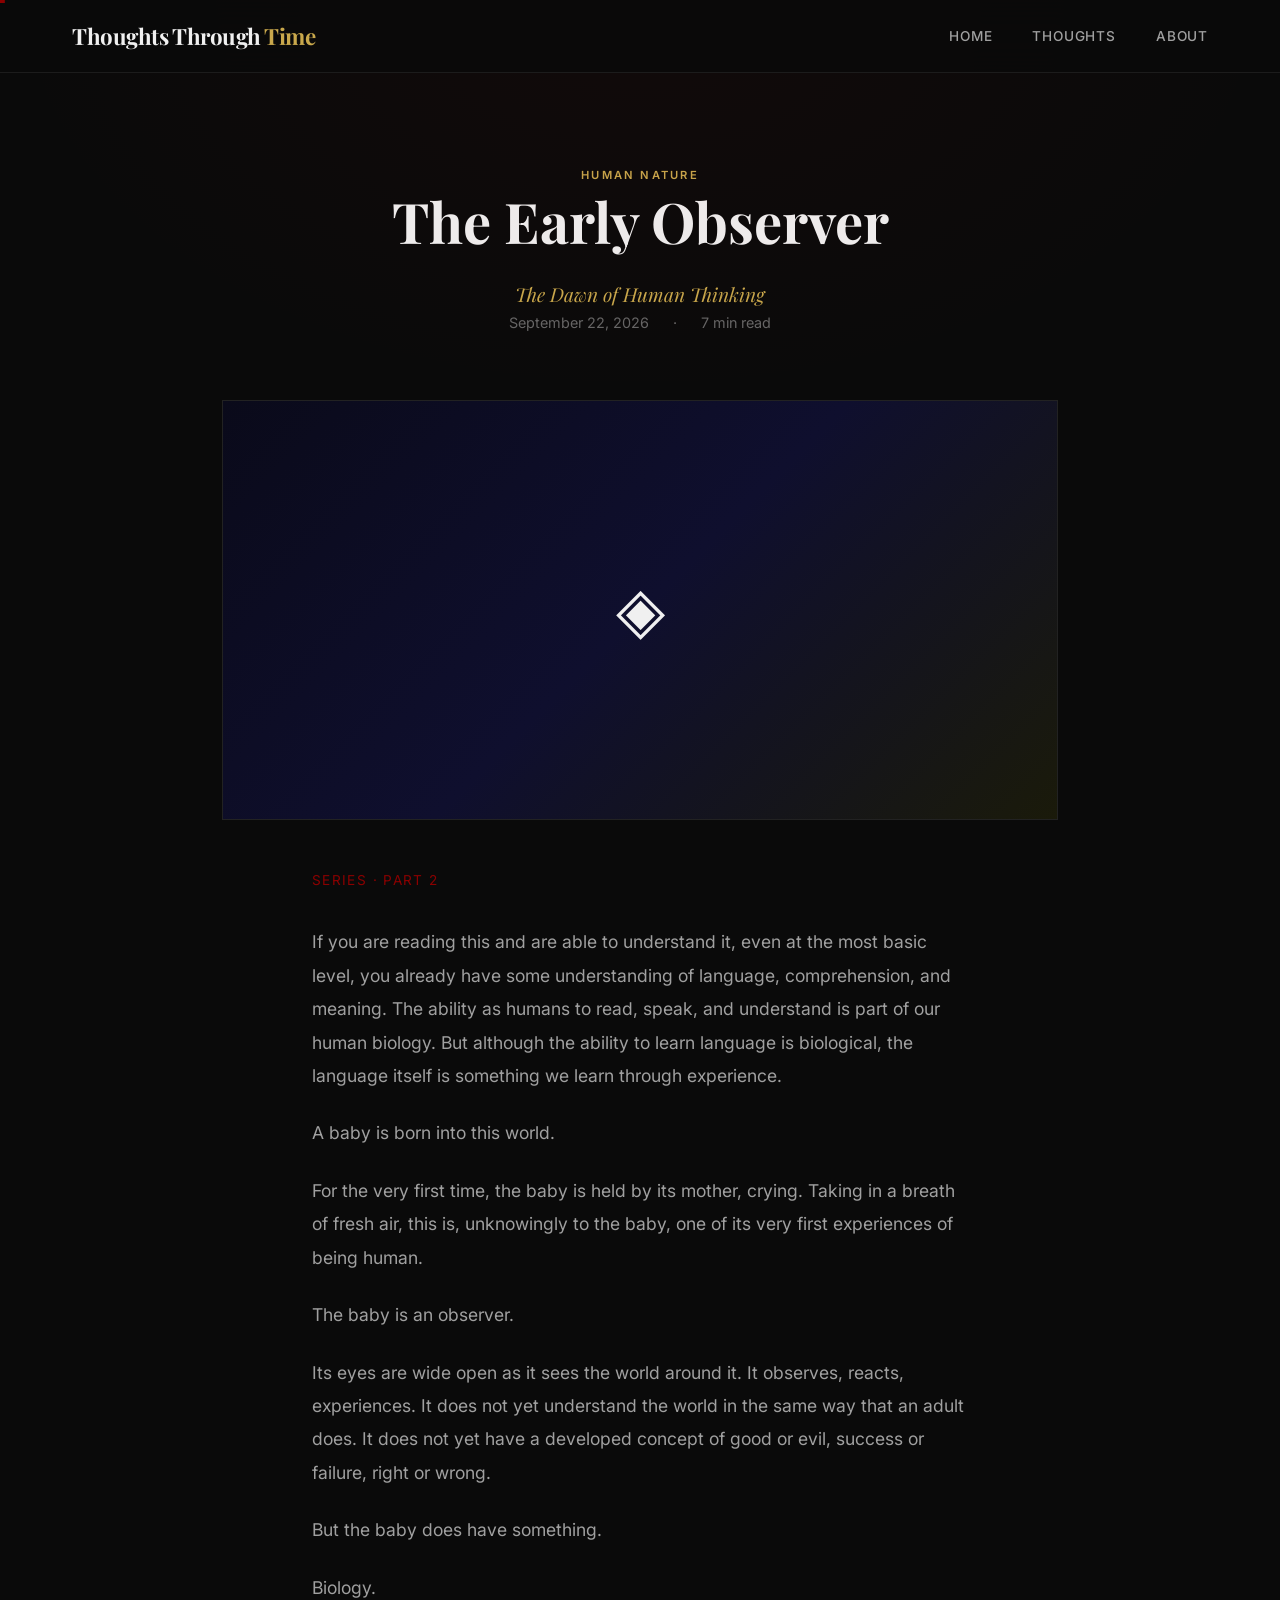
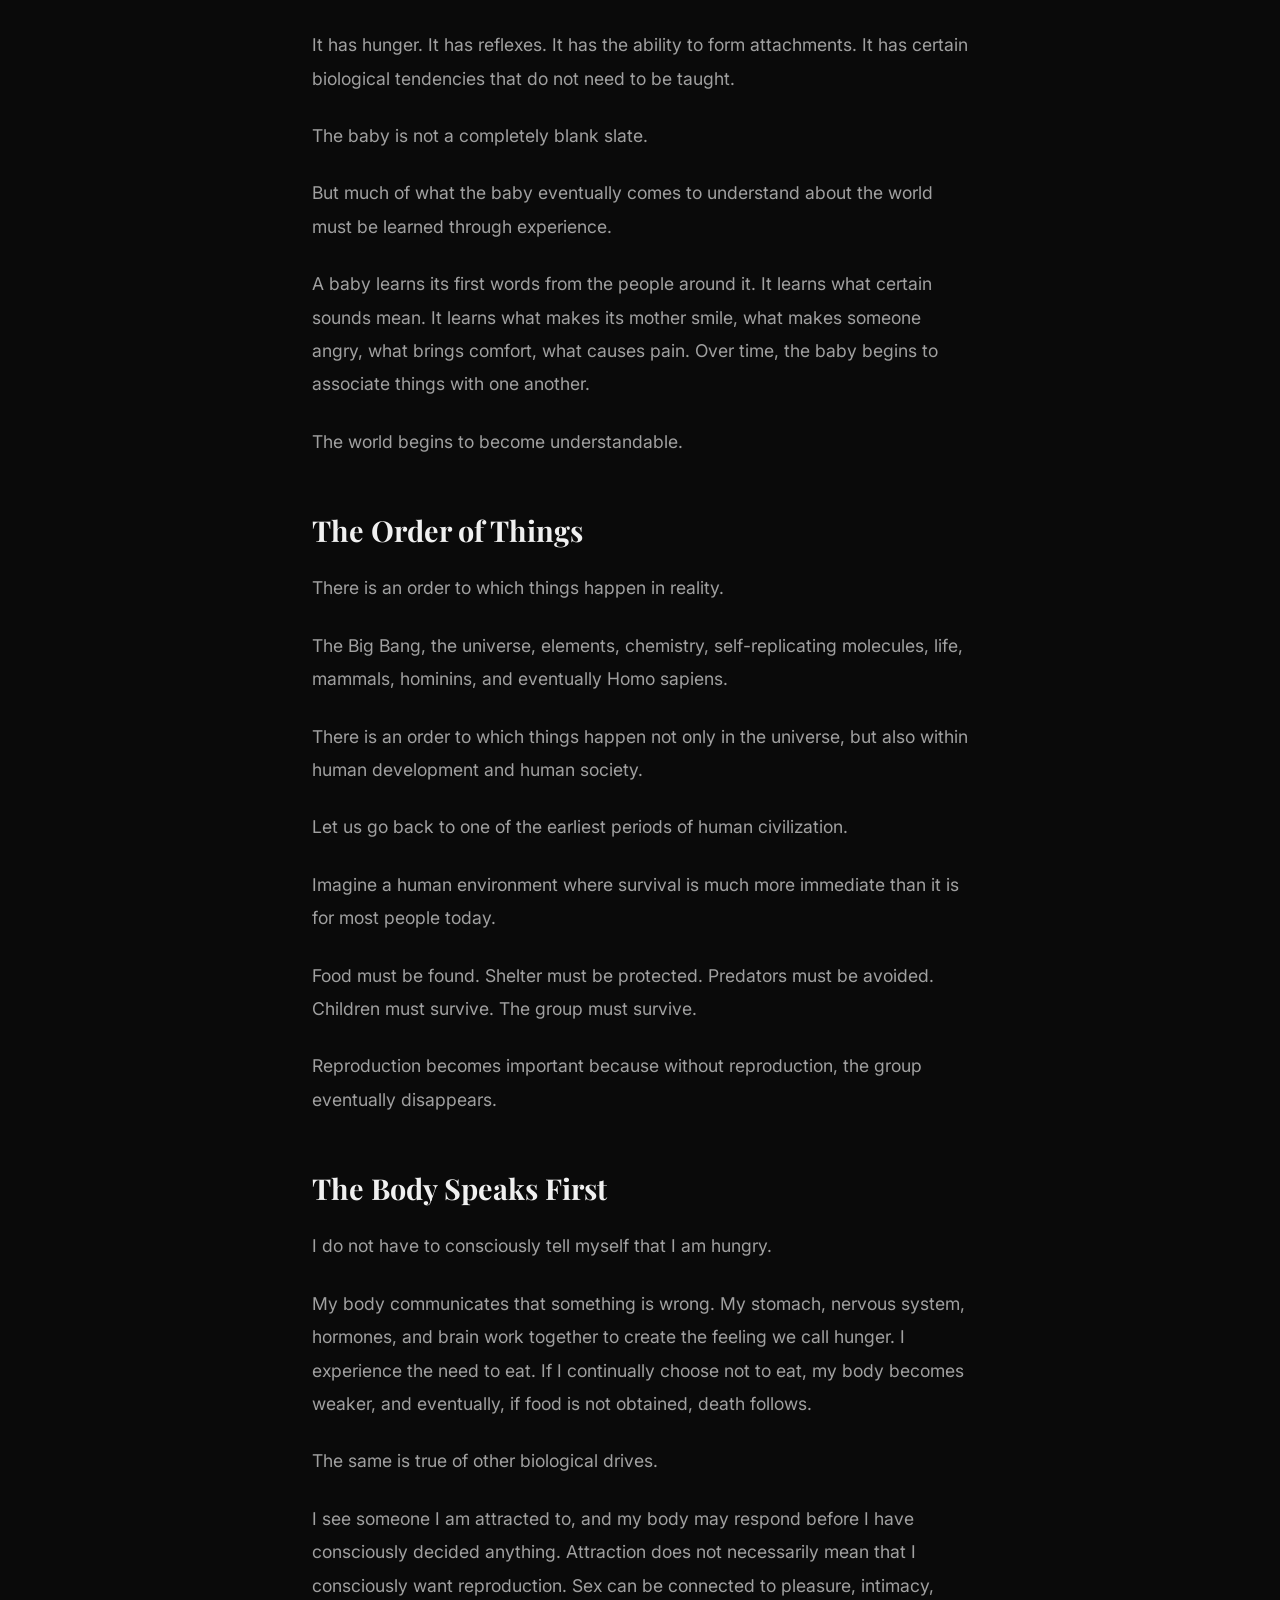
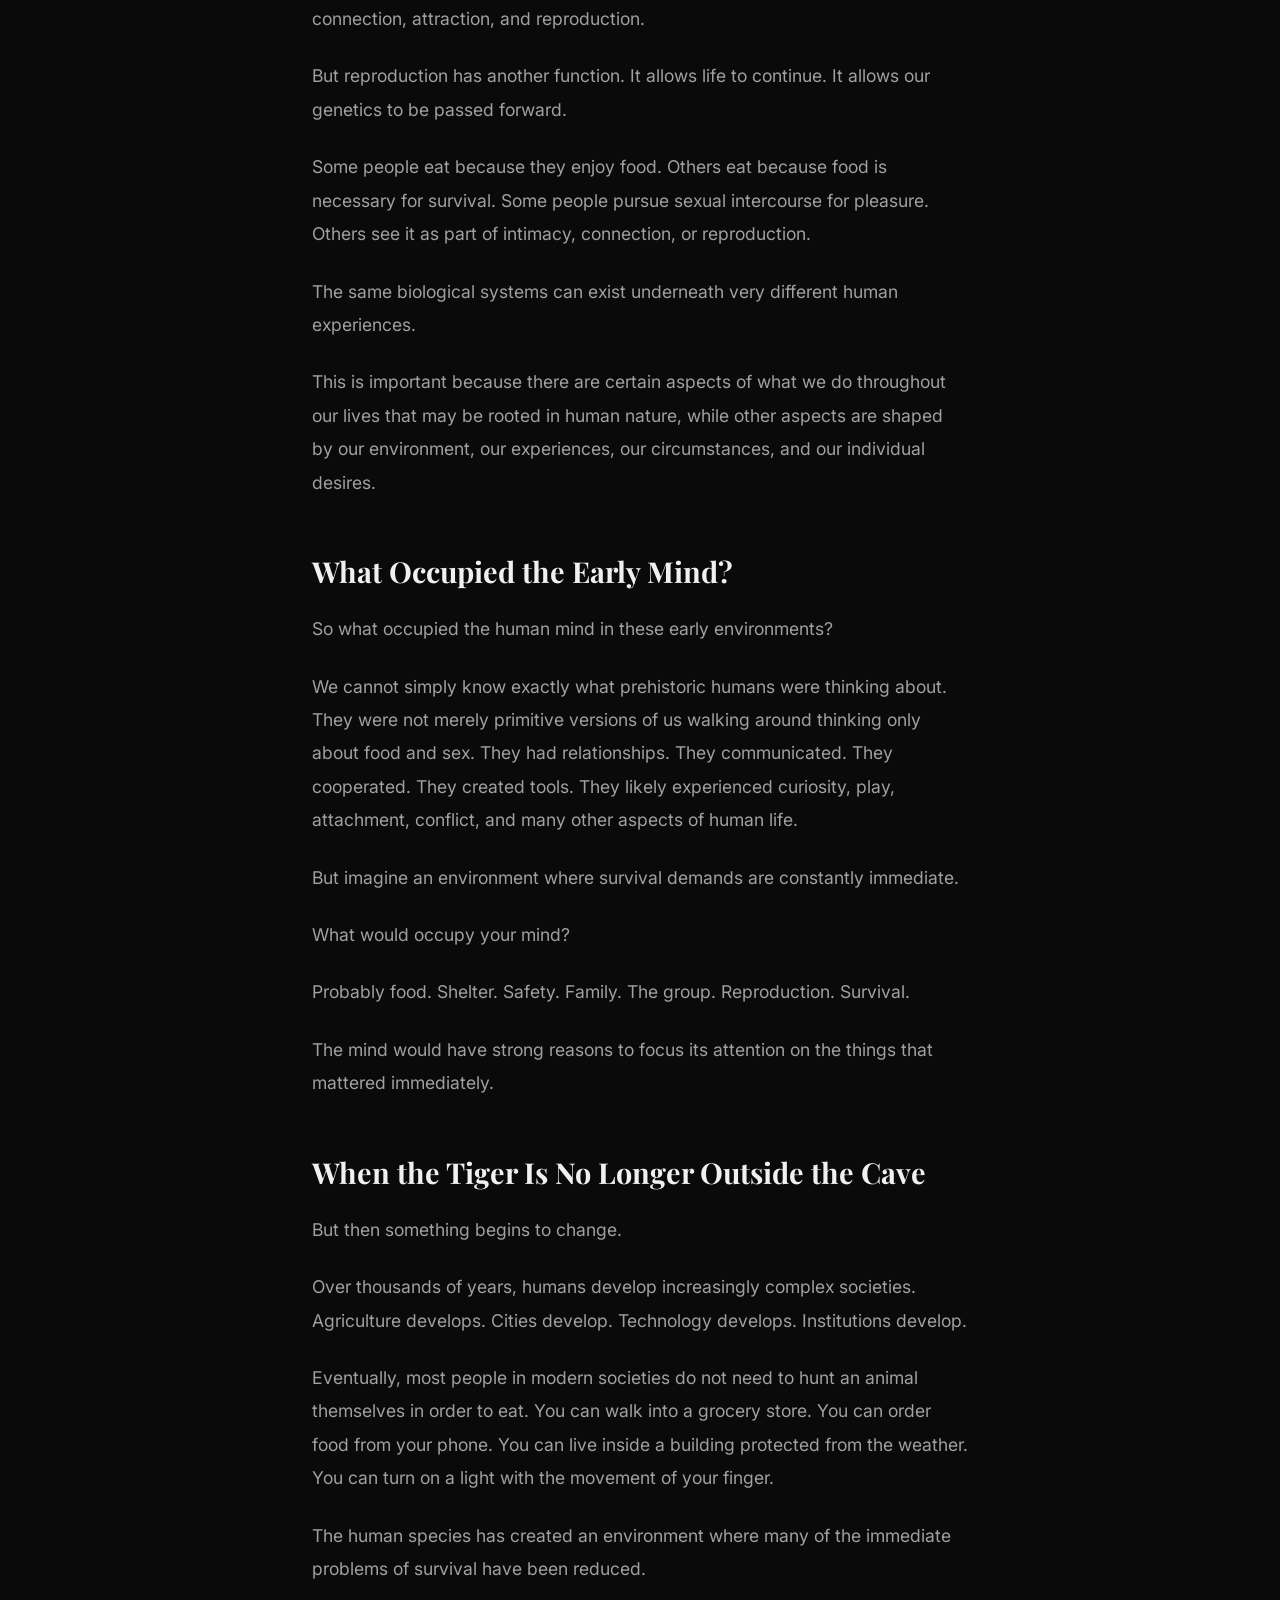
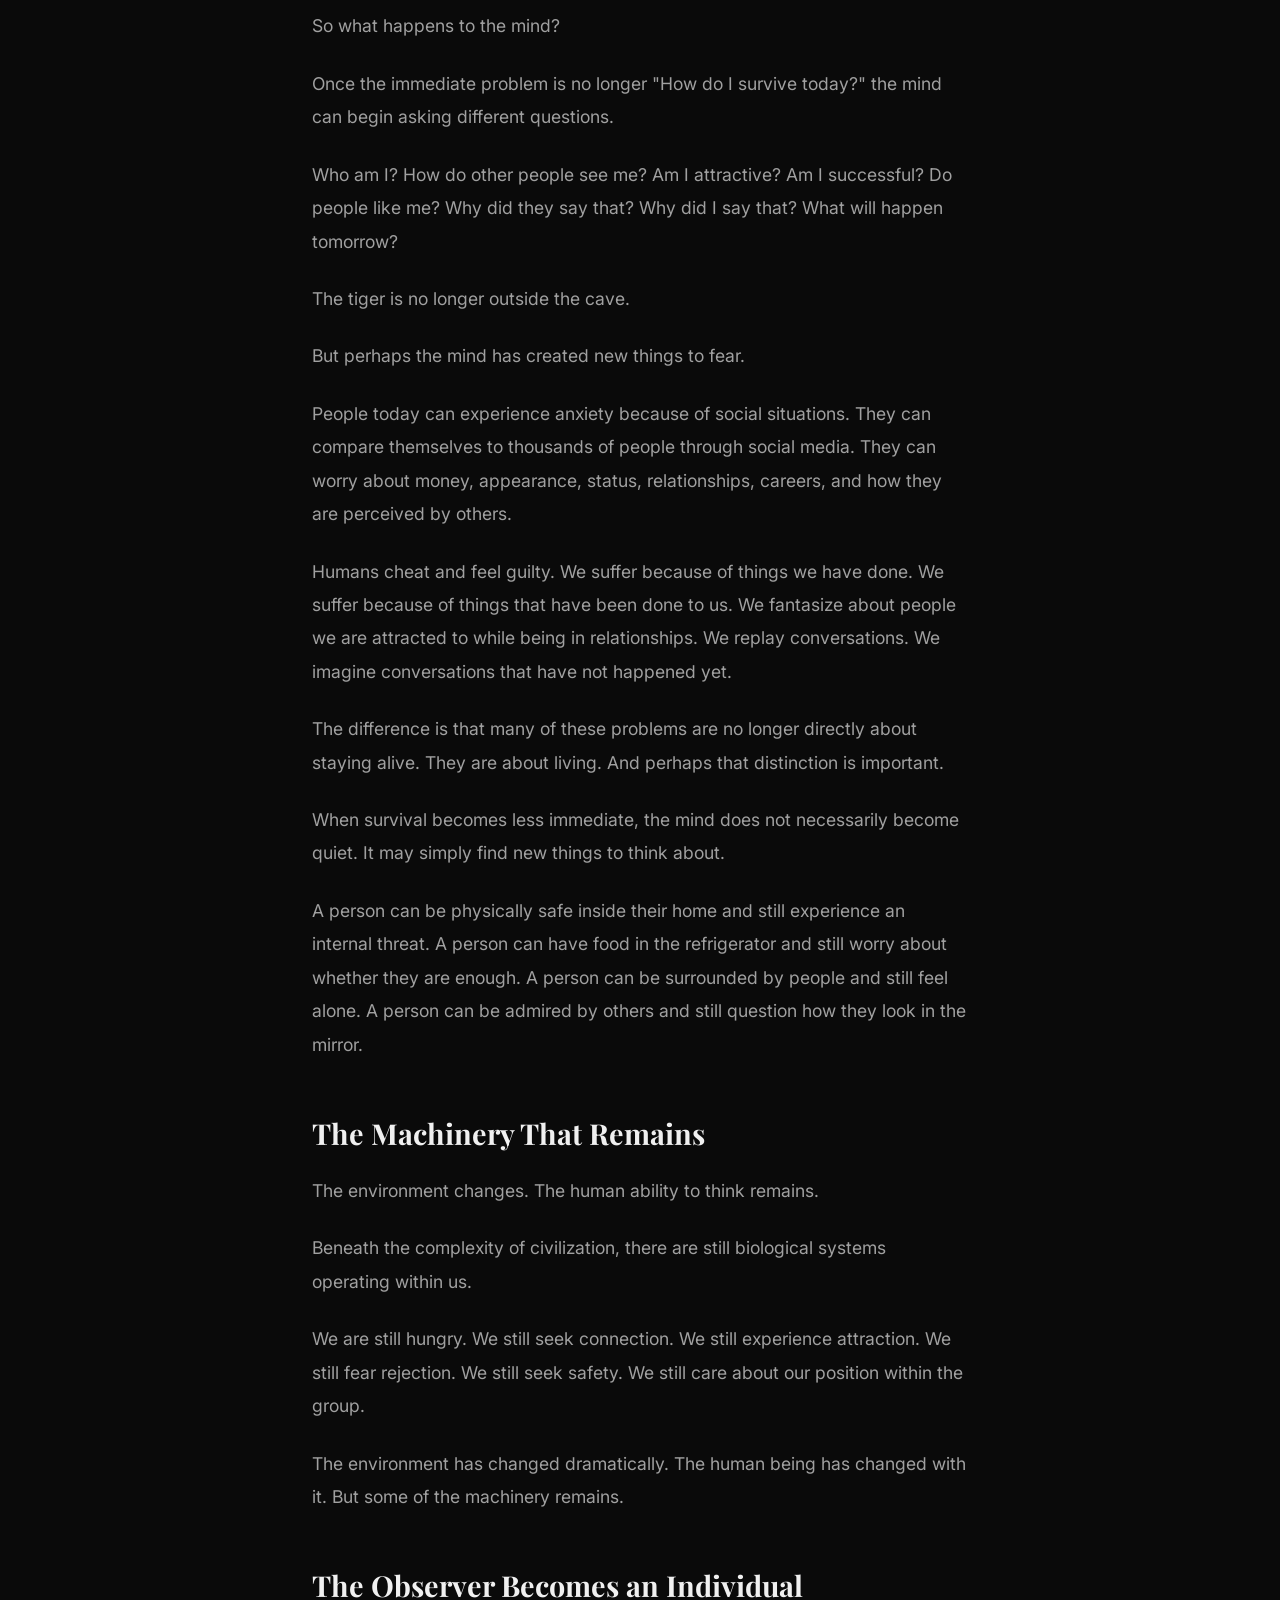
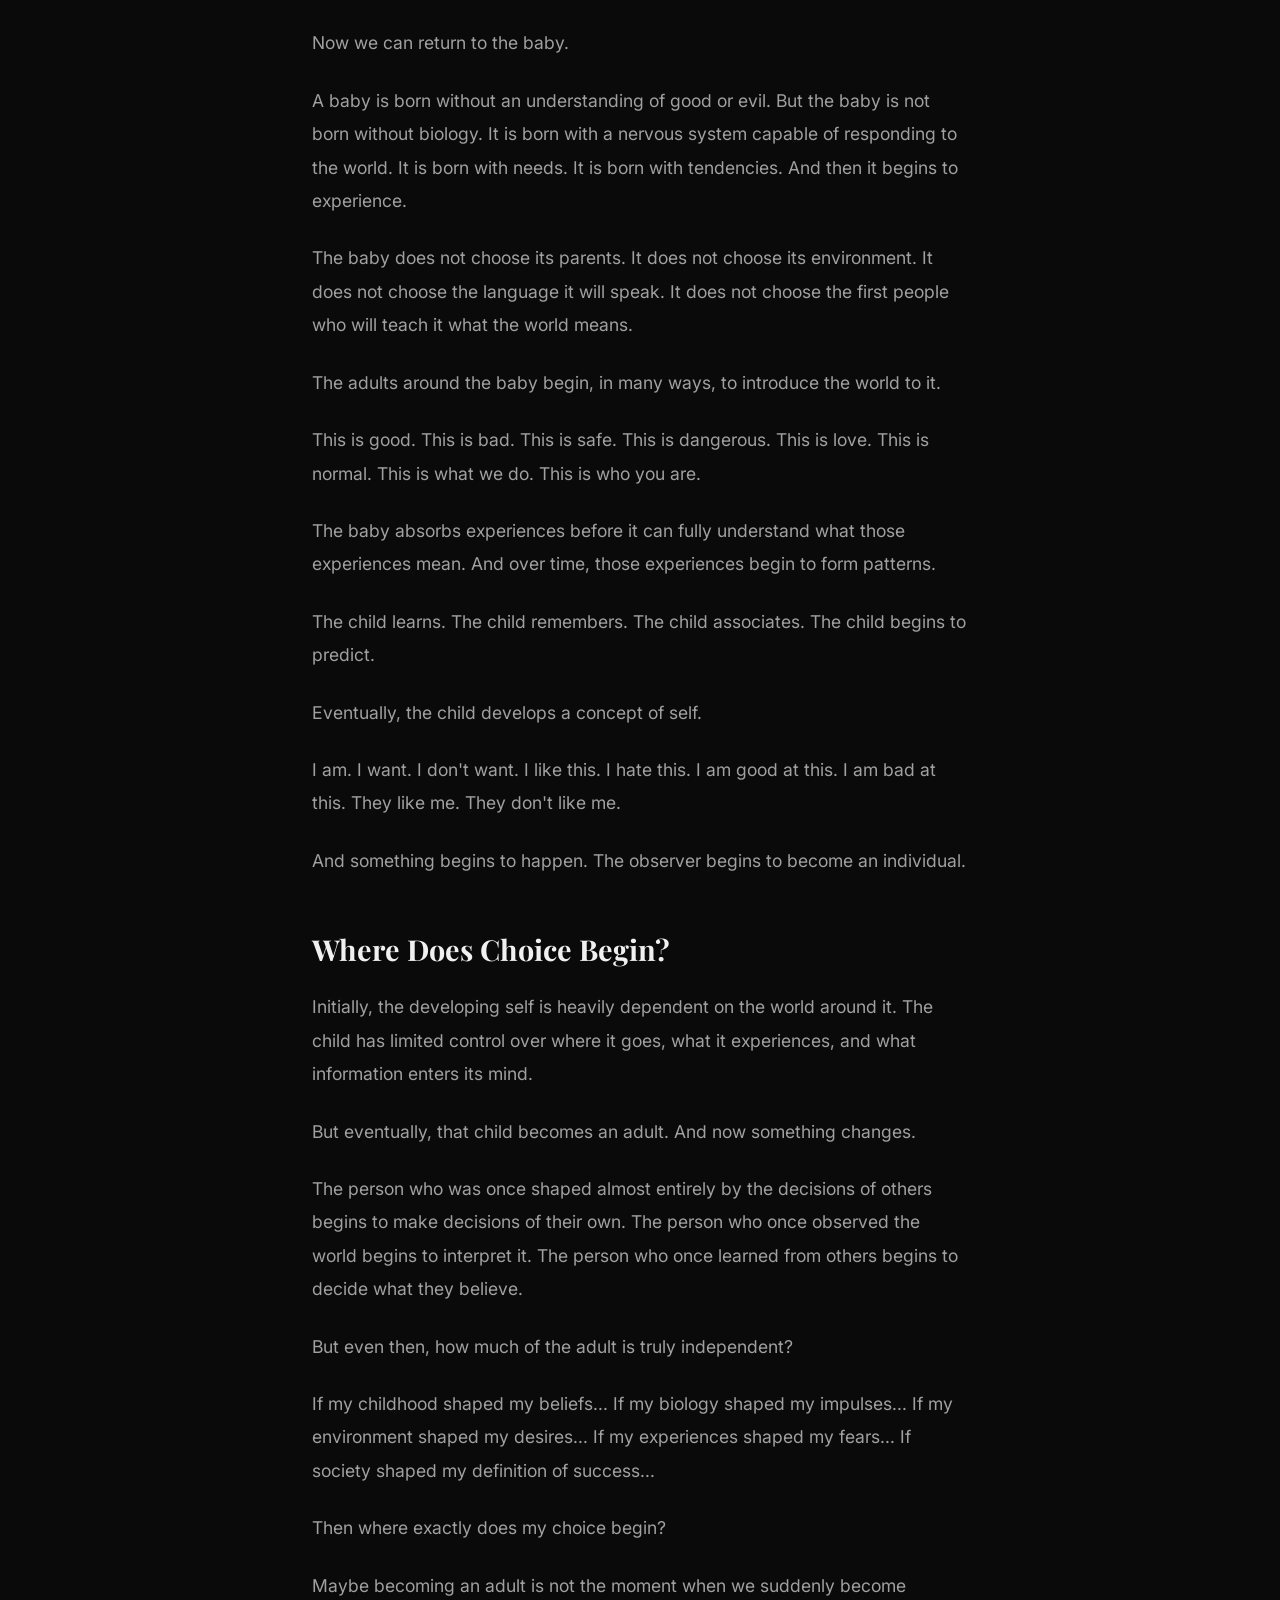
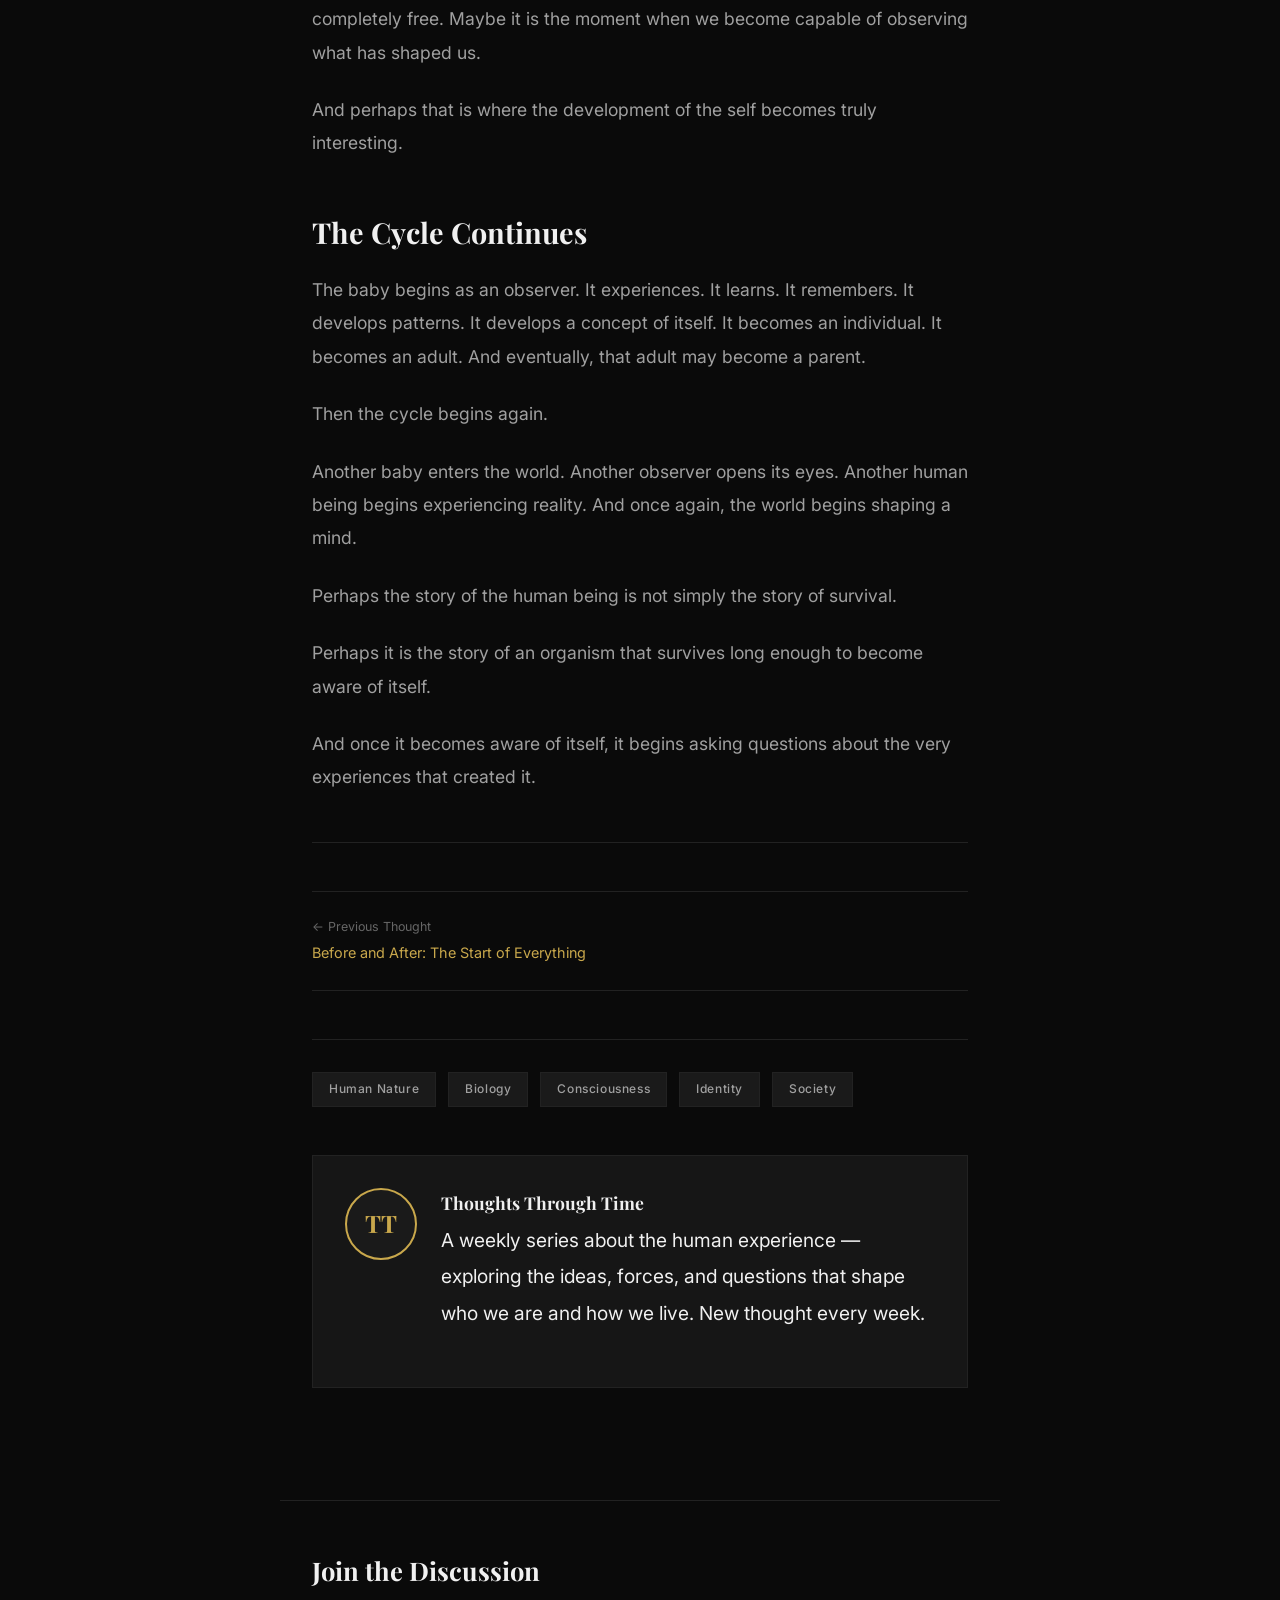
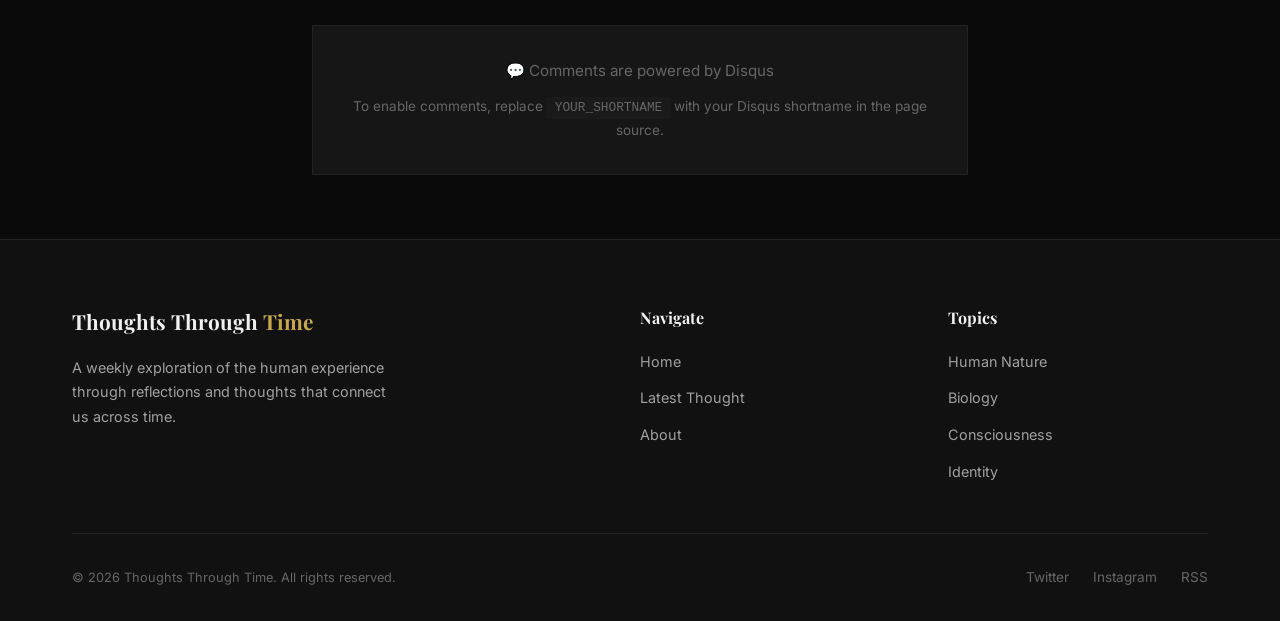
<file: post5.html>
<!DOCTYPE html>
<html lang="en">
<head>
  <meta charset="UTF-8">
  <meta name="viewport" content="width=device-width, initial-scale=1.0">
  <meta name="description" content="A baby is born into this world. It observes, reacts, experiences. But beneath every observer is biology — and beneath every adult is the child who was shaped before they could choose.">
  <title>The Early Observer — Thoughts Through Time</title>
  <link rel="preconnect" href="https://fonts.googleapis.com">
  <link rel="preconnect" href="https://fonts.gstatic.com" crossorigin>
  <link href="https://fonts.googleapis.com/css2?family=Playfair+Display:ital,wght@0,400;0,700;0,900;1,400;1,700&family=Inter:wght@300;400;500;600;700&display=swap" rel="stylesheet">
  <link rel="stylesheet" href="css/style.css">
</head>
<body>

  <!-- Reading progress bar -->
  <div class="reading-progress" style="position:fixed;top:0;left:0;width:100%;height:3px;background:var(--accent-crimson);transform:scaleX(0);transform-origin:left;z-index:1001;transition:none;pointer-events:none;display:block;"></div>

  <!-- Navigation -->
  <nav class="navbar">
    <div class="navbar__inner">
      <a href="index.html" class="navbar__logo">Thoughts Through <span>Time</span></a>
      <ul class="navbar__links">
        <li><a href="index.html">Home</a></li>
        <li><a href="post4.html">Thoughts</a></li>
        <li><a href="about.html">About</a></li>
      </ul>
      <button class="navbar__toggle" aria-label="Toggle navigation">
        <span></span>
        <span></span>
        <span></span>
      </button>
    </div>
  </nav>

  <!-- Article Header -->
  <header class="article-header">
    <span class="article-header__category">Human Nature</span>
    <h1 class="article-header__title">The Early Observer</h1>
    <p class="article-header__subtitle" style="font-style:italic; color: var(--accent-gold); font-family: 'Playfair Display', serif; font-size: 1.2rem; margin-top: 0.75rem;">The Dawn of Human Thinking</p>
    <div class="article-header__meta">
      <span>September 22, 2026</span>
      <span>&middot;</span>
      <span class="read-time">15 min read</span>
    </div>
  </header>

  <!-- Hero Image Placeholder -->
  <div class="article-hero-image">
    <div class="article-hero-image__placeholder" style="background: linear-gradient(135deg, #0a0a1a, #0f0f2e, #1a1a0a);">
      ◈
    </div>
  </div>

  <!-- Series Label -->
  <article class="article-content">

    <p style="font-size: 0.85rem; text-transform: uppercase; letter-spacing: 0.1em; color: var(--accent-crimson); margin-bottom: 2rem;">Series · Part 2</p>

    <p>If you are reading this and are able to understand it, even at the most basic level, you already have some understanding of language, comprehension, and meaning. The ability as humans to read, speak, and understand is part of our human biology. But although the ability to learn language is biological, the language itself is something we learn through experience.</p>

    <p>A baby is born into this world.</p>

    <p>For the very first time, the baby is held by its mother, crying. Taking in a breath of fresh air, this is, unknowingly to the baby, one of its very first experiences of being human.</p>

    <p>The baby is an observer.</p>

    <p>Its eyes are wide open as it sees the world around it. It observes, reacts, experiences. It does not yet understand the world in the same way that an adult does. It does not yet have a developed concept of good or evil, success or failure, right or wrong.</p>

    <p>But the baby does have something.</p>

    <p>Biology.</p>

    <p>It has hunger. It has reflexes. It has the ability to form attachments. It has certain biological tendencies that do not need to be taught.</p>

    <p>The baby is not a completely blank slate.</p>

    <p>But much of what the baby eventually comes to understand about the world must be learned through experience.</p>

    <p>A baby learns its first words from the people around it. It learns what certain sounds mean. It learns what makes its mother smile, what makes someone angry, what brings comfort, what causes pain. Over time, the baby begins to associate things with one another.</p>

    <p>The world begins to become understandable.</p>

    <h2>The Order of Things</h2>

    <p>There is an order to which things happen in reality.</p>

    <p>The Big Bang, the universe, elements, chemistry, self-replicating molecules, life, mammals, hominins, and eventually Homo sapiens.</p>

    <p>There is an order to which things happen not only in the universe, but also within human development and human society.</p>

    <p>Let us go back to one of the earliest periods of human civilization.</p>

    <p>Imagine a human environment where survival is much more immediate than it is for most people today.</p>

    <p>Food must be found. Shelter must be protected. Predators must be avoided. Children must survive. The group must survive.</p>

    <p>Reproduction becomes important because without reproduction, the group eventually disappears.</p>

    <h2>The Body Speaks First</h2>

    <p>I do not have to consciously tell myself that I am hungry.</p>

    <p>My body communicates that something is wrong. My stomach, nervous system, hormones, and brain work together to create the feeling we call hunger. I experience the need to eat. If I continually choose not to eat, my body becomes weaker, and eventually, if food is not obtained, death follows.</p>

    <p>The same is true of other biological drives.</p>

    <p>I see someone I am attracted to, and my body may respond before I have consciously decided anything. Attraction does not necessarily mean that I consciously want reproduction. Sex can be connected to pleasure, intimacy, connection, attraction, and reproduction.</p>

    <p>But reproduction has another function. It allows life to continue. It allows our genetics to be passed forward.</p>

    <p>Some people eat because they enjoy food. Others eat because food is necessary for survival. Some people pursue sexual intercourse for pleasure. Others see it as part of intimacy, connection, or reproduction.</p>

    <p>The same biological systems can exist underneath very different human experiences.</p>

    <p>This is important because there are certain aspects of what we do throughout our lives that may be rooted in human nature, while other aspects are shaped by our environment, our experiences, our circumstances, and our individual desires.</p>

    <h2>What Occupied the Early Mind?</h2>

    <p>So what occupied the human mind in these early environments?</p>

    <p>We cannot simply know exactly what prehistoric humans were thinking about. They were not merely primitive versions of us walking around thinking only about food and sex. They had relationships. They communicated. They cooperated. They created tools. They likely experienced curiosity, play, attachment, conflict, and many other aspects of human life.</p>

    <p>But imagine an environment where survival demands are constantly immediate.</p>

    <p>What would occupy your mind?</p>

    <p>Probably food. Shelter. Safety. Family. The group. Reproduction. Survival.</p>

    <p>The mind would have strong reasons to focus its attention on the things that mattered immediately.</p>

    <h2>When the Tiger Is No Longer Outside the Cave</h2>

    <p>But then something begins to change.</p>

    <p>Over thousands of years, humans develop increasingly complex societies. Agriculture develops. Cities develop. Technology develops. Institutions develop.</p>

    <p>Eventually, most people in modern societies do not need to hunt an animal themselves in order to eat. You can walk into a grocery store. You can order food from your phone. You can live inside a building protected from the weather. You can turn on a light with the movement of your finger.</p>

    <p>The human species has created an environment where many of the immediate problems of survival have been reduced.</p>

    <p>So what happens to the mind?</p>

    <p>Once the immediate problem is no longer "How do I survive today?" the mind can begin asking different questions.</p>

    <p>Who am I? How do other people see me? Am I attractive? Am I successful? Do people like me? Why did they say that? Why did I say that? What will happen tomorrow?</p>

    <p>The tiger is no longer outside the cave.</p>

    <p>But perhaps the mind has created new things to fear.</p>

    <p>People today can experience anxiety because of social situations. They can compare themselves to thousands of people through social media. They can worry about money, appearance, status, relationships, careers, and how they are perceived by others.</p>

    <p>Humans cheat and feel guilty. We suffer because of things we have done. We suffer because of things that have been done to us. We fantasize about people we are attracted to while being in relationships. We replay conversations. We imagine conversations that have not happened yet.</p>

    <p>The difference is that many of these problems are no longer directly about staying alive. They are about living. And perhaps that distinction is important.</p>

    <p>When survival becomes less immediate, the mind does not necessarily become quiet. It may simply find new things to think about.</p>

    <p>A person can be physically safe inside their home and still experience an internal threat. A person can have food in the refrigerator and still worry about whether they are enough. A person can be surrounded by people and still feel alone. A person can be admired by others and still question how they look in the mirror.</p>

    <h2>The Machinery That Remains</h2>

    <p>The environment changes. The human ability to think remains.</p>

    <p>Beneath the complexity of civilization, there are still biological systems operating within us.</p>

    <p>We are still hungry. We still seek connection. We still experience attraction. We still fear rejection. We still seek safety. We still care about our position within the group.</p>

    <p>The environment has changed dramatically. The human being has changed with it. But some of the machinery remains.</p>

    <h2>The Observer Becomes an Individual</h2>

    <p>Now we can return to the baby.</p>

    <p>A baby is born without an understanding of good or evil. But the baby is not born without biology. It is born with a nervous system capable of responding to the world. It is born with needs. It is born with tendencies. And then it begins to experience.</p>

    <p>The baby does not choose its parents. It does not choose its environment. It does not choose the language it will speak. It does not choose the first people who will teach it what the world means.</p>

    <p>The adults around the baby begin, in many ways, to introduce the world to it.</p>

    <p>This is good. This is bad. This is safe. This is dangerous. This is love. This is normal. This is what we do. This is who you are.</p>

    <p>The baby absorbs experiences before it can fully understand what those experiences mean. And over time, those experiences begin to form patterns.</p>

    <p>The child learns. The child remembers. The child associates. The child begins to predict.</p>

    <p>Eventually, the child develops a concept of self.</p>

    <p>I am. I want. I don't want. I like this. I hate this. I am good at this. I am bad at this. They like me. They don't like me.</p>

    <p>And something begins to happen. The observer begins to become an individual.</p>

    <h2>Where Does Choice Begin?</h2>

    <p>Initially, the developing self is heavily dependent on the world around it. The child has limited control over where it goes, what it experiences, and what information enters its mind.</p>

    <p>But eventually, that child becomes an adult. And now something changes.</p>

    <p>The person who was once shaped almost entirely by the decisions of others begins to make decisions of their own. The person who once observed the world begins to interpret it. The person who once learned from others begins to decide what they believe.</p>

    <p>But even then, how much of the adult is truly independent?</p>

    <p>If my childhood shaped my beliefs... If my biology shaped my impulses... If my environment shaped my desires... If my experiences shaped my fears... If society shaped my definition of success...</p>

    <p>Then where exactly does my choice begin?</p>

    <p>Maybe becoming an adult is not the moment when we suddenly become completely free. Maybe it is the moment when we become capable of observing what has shaped us.</p>

    <p>And perhaps that is where the development of the self becomes truly interesting.</p>

    <h2>The Cycle Continues</h2>

    <p>The baby begins as an observer. It experiences. It learns. It remembers. It develops patterns. It develops a concept of itself. It becomes an individual. It becomes an adult. And eventually, that adult may become a parent.</p>

    <p>Then the cycle begins again.</p>

    <p>Another baby enters the world. Another observer opens its eyes. Another human being begins experiencing reality. And once again, the world begins shaping a mind.</p>

    <p>Perhaps the story of the human being is not simply the story of survival.</p>

    <p>Perhaps it is the story of an organism that survives long enough to become aware of itself.</p>

    <p>And once it becomes aware of itself, it begins asking questions about the very experiences that created it.</p>

    <hr>

    <!-- Post Navigation -->
    <div style="display: flex; justify-content: space-between; align-items: center; margin: 2rem 0; padding: 1.5rem 0; border-top: 1px solid var(--border-color); border-bottom: 1px solid var(--border-color);">
      <a href="post4.html" style="color: var(--accent-gold); text-decoration: none; font-family: 'Inter', sans-serif; font-size: 0.9rem; display: flex; flex-direction: column; gap: 0.25rem;">
        <span style="font-size: 0.78rem; color: var(--text-muted);">← Previous Thought</span>
        <span>Before and After: The Start of Everything</span>
      </a>
    </div>

    <div class="article-tags">
      <a href="#" class="article-tags__tag">Human Nature</a>
      <a href="#" class="article-tags__tag">Biology</a>
      <a href="#" class="article-tags__tag">Consciousness</a>
      <a href="#" class="article-tags__tag">Identity</a>
      <a href="#" class="article-tags__tag">Society</a>
    </div>

    <!-- Author Box -->
    <div class="author-box">
      <div class="author-box__avatar">TT</div>
      <div>
        <div class="author-box__name">Thoughts Through Time</div>
        <p class="author-box__bio">A weekly series about the human experience — exploring the ideas, forces, and questions that shape who we are and how we live. New thought every week.</p>
      </div>
    </div>

  </article>

  <!-- Comments Section -->
  <section class="comments-section">
    <h3 class="comments-section__title">Join the Discussion</h3>
    <div id="disqus_thread"></div>
    <script>
      var disqus_config = function () {
        this.page.url = window.location.href;
        this.page.identifier = 'post-the-early-observer';
        this.page.title = 'The Early Observer';
      };
    </script>
    <noscript>Please enable JavaScript to view the <a href="https://disqus.com/?ref_noscript">comments powered by Disqus.</a></noscript>
    <div style="padding: 2rem; background: var(--bg-card); border: 1px solid var(--border-color); text-align: center; margin-top: 1rem;">
      <p style="color: var(--text-muted); font-size: 0.95rem; margin-bottom: 0.75rem;">💬 Comments are powered by Disqus</p>
      <p style="color: var(--text-muted); font-size: 0.85rem;">To enable comments, replace <code style="background: var(--bg-elevated); padding: 0.2rem 0.5rem; font-size: 0.8rem;">YOUR_SHORTNAME</code> with your Disqus shortname in the page source.</p>
    </div>
  </section>

  <!-- Footer -->
  <footer class="footer">
    <div class="container">
      <div class="footer__inner">
        <div>
          <div class="footer__brand">Thoughts Through <span>Time</span></div>
          <p class="footer__desc">A weekly exploration of the human experience through reflections and thoughts that connect us across time.</p>
        </div>
        <div>
          <h4 class="footer__heading">Navigate</h4>
          <ul class="footer__links">
            <li><a href="index.html">Home</a></li>
            <li><a href="post5.html">Latest Thought</a></li>
            <li><a href="about.html">About</a></li>
          </ul>
        </div>
        <div>
          <h4 class="footer__heading">Topics</h4>
          <ul class="footer__links">
            <li><a href="#">Human Nature</a></li>
            <li><a href="#">Biology</a></li>
            <li><a href="#">Consciousness</a></li>
            <li><a href="#">Identity</a></li>
          </ul>
        </div>
      </div>
      <div class="footer__bottom">
        <span>&copy; 2026 Thoughts Through Time. All rights reserved.</span>
        <div class="footer__social">
          <a href="#">Twitter</a>
          <a href="#">Instagram</a>
          <a href="#">RSS</a>
        </div>
      </div>
    </div>
  </footer>

  <button class="back-to-top" aria-label="Back to top">↑</button>
  <script src="js/main.js"></script>
</body>
</html>
</file>
<file: css/style.css>
/* ============================================
   THOUGHTS THROUGH TIME — Main Stylesheet
   Dark editorial theme with bold typography
   ============================================ */

/* ---------- Reset & Base ---------- */
*, *::before, *::after {
  margin: 0;
  padding: 0;
  box-sizing: border-box;
}

:root {
  --bg-primary: #0a0a0a;
  --bg-secondary: #111111;
  --bg-card: #161616;
  --bg-elevated: #1a1a1a;
  --text-primary: #f0f0f0;
  --text-secondary: #a0a0a0;
  --text-muted: #666666;
  --accent-crimson: #8B0000;
  --accent-crimson-light: #a52a2a;
  --accent-gold: #C9A84C;
  --accent-gold-light: #d4b96a;
  --border-color: #222222;
  --border-subtle: #1c1c1c;
  --font-heading: 'Playfair Display', Georgia, serif;
  --font-body: 'Inter', -apple-system, BlinkMacSystemFont, sans-serif;
  --max-width: 1200px;
  --transition: 0.3s ease;
}

html {
  scroll-behavior: smooth;
  font-size: 16px;
}

body {
  font-family: var(--font-body);
  background-color: var(--bg-primary);
  color: var(--text-primary);
  line-height: 1.7;
  -webkit-font-smoothing: antialiased;
  -moz-osx-font-smoothing: grayscale;
}

a {
  color: var(--accent-gold);
  text-decoration: none;
  transition: color var(--transition);
}

a:hover {
  color: var(--accent-gold-light);
}

img {
  max-width: 100%;
  height: auto;
  display: block;
}

::selection {
  background: var(--accent-crimson);
  color: #fff;
}

/* ---------- Utility ---------- */
.container {
  max-width: var(--max-width);
  margin: 0 auto;
  padding: 0 2rem;
}

.section-label {
  font-family: var(--font-body);
  font-size: 0.75rem;
  font-weight: 600;
  letter-spacing: 0.2em;
  text-transform: uppercase;
  color: var(--accent-gold);
  margin-bottom: 1rem;
}

.divider {
  width: 60px;
  height: 2px;
  background: var(--accent-crimson);
  margin: 2rem 0;
}

.divider--center {
  margin-left: auto;
  margin-right: auto;
}

/* ---------- Navigation ---------- */
.navbar {
  position: fixed;
  top: 0;
  left: 0;
  right: 0;
  z-index: 1000;
  background: rgba(10, 10, 10, 0.92);
  backdrop-filter: blur(20px);
  -webkit-backdrop-filter: blur(20px);
  border-bottom: 1px solid var(--border-subtle);
  transition: background var(--transition), box-shadow var(--transition);
}

.navbar.scrolled {
  background: rgba(10, 10, 10, 0.98);
  box-shadow: 0 2px 30px rgba(0, 0, 0, 0.5);
}

.navbar__inner {
  display: flex;
  align-items: center;
  justify-content: space-between;
  height: 72px;
  max-width: var(--max-width);
  margin: 0 auto;
  padding: 0 2rem;
}

.navbar__logo {
  font-family: var(--font-heading);
  font-size: 1.4rem;
  font-weight: 700;
  color: var(--text-primary);
  letter-spacing: -0.02em;
}

.navbar__logo span {
  color: var(--accent-gold);
}

.navbar__links {
  display: flex;
  align-items: center;
  gap: 2.5rem;
  list-style: none;
}

.navbar__links a {
  font-size: 0.85rem;
  font-weight: 500;
  letter-spacing: 0.06em;
  text-transform: uppercase;
  color: var(--text-secondary);
  position: relative;
  padding: 0.25rem 0;
}

.navbar__links a::after {
  content: '';
  position: absolute;
  bottom: -2px;
  left: 0;
  width: 0;
  height: 2px;
  background: var(--accent-gold);
  transition: width var(--transition);
}

.navbar__links a:hover,
.navbar__links a.active {
  color: var(--text-primary);
}

.navbar__links a:hover::after,
.navbar__links a.active::after {
  width: 100%;
}

/* Mobile menu toggle */
.navbar__toggle {
  display: none;
  flex-direction: column;
  gap: 5px;
  cursor: pointer;
  padding: 4px;
  background: none;
  border: none;
}

.navbar__toggle span {
  display: block;
  width: 24px;
  height: 2px;
  background: var(--text-primary);
  transition: transform var(--transition), opacity var(--transition);
}

.navbar__toggle.open span:nth-child(1) {
  transform: rotate(45deg) translate(5px, 5px);
}

.navbar__toggle.open span:nth-child(2) {
  opacity: 0;
}

.navbar__toggle.open span:nth-child(3) {
  transform: rotate(-45deg) translate(5px, -5px);
}

/* ---------- Hero Section ---------- */
.hero {
  min-height: 100vh;
  display: flex;
  align-items: center;
  justify-content: center;
  text-align: center;
  padding: 8rem 2rem 6rem;
  position: relative;
  overflow: hidden;
}

.hero::before {
  content: '';
  position: absolute;
  top: 0;
  left: 0;
  right: 0;
  bottom: 0;
  background:
    radial-gradient(ellipse at 20% 50%, rgba(139, 0, 0, 0.08) 0%, transparent 60%),
    radial-gradient(ellipse at 80% 50%, rgba(201, 168, 76, 0.06) 0%, transparent 60%);
  pointer-events: none;
}

.hero__content {
  position: relative;
  max-width: 800px;
}

.hero__overline {
  font-size: 0.75rem;
  font-weight: 600;
  letter-spacing: 0.3em;
  text-transform: uppercase;
  color: var(--accent-gold);
  margin-bottom: 2rem;
}

.hero__title {
  font-family: var(--font-heading);
  font-size: clamp(3rem, 7vw, 5.5rem);
  font-weight: 700;
  line-height: 1.1;
  margin-bottom: 1.5rem;
  color: var(--text-primary);
}

.hero__title em {
  font-style: italic;
  color: var(--accent-gold);
}

.hero__subtitle {
  font-size: 1.15rem;
  color: var(--text-secondary);
  line-height: 1.8;
  max-width: 560px;
  margin: 0 auto 2.5rem;
}

.hero__cta {
  display: inline-flex;
  align-items: center;
  gap: 0.75rem;
  padding: 1rem 2.5rem;
  background: var(--accent-crimson);
  color: #fff;
  font-size: 0.85rem;
  font-weight: 600;
  letter-spacing: 0.1em;
  text-transform: uppercase;
  border: none;
  cursor: pointer;
  transition: background var(--transition), transform var(--transition);
}

.hero__cta:hover {
  background: var(--accent-crimson-light);
  color: #fff;
  transform: translateY(-2px);
}

.hero__scroll {
  position: absolute;
  bottom: 3rem;
  left: 50%;
  transform: translateX(-50%);
  display: flex;
  flex-direction: column;
  align-items: center;
  gap: 0.5rem;
  color: var(--text-muted);
  font-size: 0.7rem;
  letter-spacing: 0.15em;
  text-transform: uppercase;
  animation: float 3s ease-in-out infinite;
}

.hero__scroll-line {
  width: 1px;
  height: 40px;
  background: linear-gradient(to bottom, var(--text-muted), transparent);
}

@keyframes float {
  0%, 100% { transform: translateX(-50%) translateY(0); }
  50% { transform: translateX(-50%) translateY(8px); }
}

/* ---------- Posts Grid ---------- */
.posts-section {
  padding: 6rem 0;
}

.posts-section__header {
  text-align: center;
  margin-bottom: 4rem;
}

.posts-section__title {
  font-family: var(--font-heading);
  font-size: 2.5rem;
  font-weight: 700;
  margin-bottom: 0.5rem;
}

.posts-grid {
  display: grid;
  grid-template-columns: repeat(auto-fill, minmax(360px, 1fr));
  gap: 2rem;
}

/* ---------- Post Card ---------- */
.post-card {
  background: var(--bg-card);
  border: 1px solid var(--border-color);
  overflow: hidden;
  transition: transform var(--transition), box-shadow var(--transition), border-color var(--transition);
}

.post-card:hover {
  transform: translateY(-4px);
  box-shadow: 0 12px 40px rgba(0, 0, 0, 0.4);
  border-color: var(--accent-gold);
}

.post-card__image {
  width: 100%;
  height: 220px;
  object-fit: cover;
  display: block;
}

.post-card__image-placeholder {
  width: 100%;
  height: 220px;
  display: flex;
  align-items: center;
  justify-content: center;
  font-size: 3rem;
}

.post-card__body {
  padding: 1.75rem;
}

.post-card__meta {
  display: flex;
  align-items: center;
  gap: 1rem;
  margin-bottom: 1rem;
}

.post-card__category {
  font-size: 0.7rem;
  font-weight: 600;
  letter-spacing: 0.15em;
  text-transform: uppercase;
  color: var(--accent-gold);
}

.post-card__date {
  font-size: 0.8rem;
  color: var(--text-muted);
}

.post-card__title {
  font-family: var(--font-heading);
  font-size: 1.5rem;
  font-weight: 700;
  line-height: 1.3;
  margin-bottom: 0.75rem;
}

.post-card__title a {
  color: var(--text-primary);
}

.post-card__title a:hover {
  color: var(--accent-gold);
}

.post-card__excerpt {
  font-size: 0.95rem;
  color: var(--text-secondary);
  line-height: 1.7;
  margin-bottom: 1.5rem;
}

.post-card__read-more {
  font-size: 0.8rem;
  font-weight: 600;
  letter-spacing: 0.1em;
  text-transform: uppercase;
  color: var(--accent-crimson-light);
  display: inline-flex;
  align-items: center;
  gap: 0.5rem;
}

.post-card__read-more:hover {
  color: var(--accent-gold);
}

.post-card__read-more svg {
  width: 14px;
  height: 14px;
  transition: transform var(--transition);
}

.post-card__read-more:hover svg {
  transform: translateX(4px);
}

/* ---------- Featured Post (large card) ---------- */
.featured-post {
  display: grid;
  grid-template-columns: 1fr 1fr;
  background: var(--bg-card);
  border: 1px solid var(--border-color);
  margin-bottom: 4rem;
  overflow: hidden;
  transition: border-color var(--transition);
}

.featured-post:hover {
  border-color: var(--accent-gold);
}

.featured-post__image-placeholder {
  min-height: 400px;
  display: flex;
  align-items: center;
  justify-content: center;
  font-size: 5rem;
}

.featured-post__body {
  padding: 3rem;
  display: flex;
  flex-direction: column;
  justify-content: center;
}

.featured-post__label {
  font-size: 0.7rem;
  font-weight: 600;
  letter-spacing: 0.2em;
  text-transform: uppercase;
  color: var(--accent-crimson-light);
  margin-bottom: 1rem;
}

.featured-post__title {
  font-family: var(--font-heading);
  font-size: 2.2rem;
  font-weight: 700;
  line-height: 1.25;
  margin-bottom: 1rem;
}

.featured-post__title a {
  color: var(--text-primary);
}

.featured-post__title a:hover {
  color: var(--accent-gold);
}

.featured-post__excerpt {
  font-size: 1rem;
  color: var(--text-secondary);
  line-height: 1.8;
  margin-bottom: 2rem;
}

.featured-post__meta {
  display: flex;
  align-items: center;
  gap: 1rem;
  font-size: 0.85rem;
  color: var(--text-muted);
}

/* ---------- Newsletter Section ---------- */
.newsletter {
  padding: 5rem 0;
  text-align: center;
  background: var(--bg-secondary);
  border-top: 1px solid var(--border-color);
  border-bottom: 1px solid var(--border-color);
}

.newsletter__title {
  font-family: var(--font-heading);
  font-size: 2rem;
  margin-bottom: 0.75rem;
}

.newsletter__text {
  color: var(--text-secondary);
  margin-bottom: 2rem;
  max-width: 480px;
  margin-left: auto;
  margin-right: auto;
}

.newsletter__form {
  display: flex;
  gap: 0;
  max-width: 480px;
  margin: 0 auto;
}

.newsletter__input {
  flex: 1;
  padding: 1rem 1.25rem;
  background: var(--bg-primary);
  border: 1px solid var(--border-color);
  color: var(--text-primary);
  font-family: var(--font-body);
  font-size: 0.9rem;
  outline: none;
  transition: border-color var(--transition);
}

.newsletter__input::placeholder {
  color: var(--text-muted);
}

.newsletter__input:focus {
  border-color: var(--accent-gold);
}

.newsletter__button {
  padding: 1rem 2rem;
  background: var(--accent-crimson);
  color: #fff;
  font-family: var(--font-body);
  font-size: 0.8rem;
  font-weight: 600;
  letter-spacing: 0.1em;
  text-transform: uppercase;
  border: none;
  cursor: pointer;
  transition: background var(--transition);
}

.newsletter__button:hover {
  background: var(--accent-crimson-light);
}

/* ---------- Blog Post (Article) ---------- */
.article-header {
  padding: 10rem 2rem 4rem;
  text-align: center;
  position: relative;
}

.article-header::before {
  content: '';
  position: absolute;
  top: 0;
  left: 0;
  right: 0;
  bottom: 0;
  background: radial-gradient(ellipse at center top, rgba(139, 0, 0, 0.06) 0%, transparent 70%);
  pointer-events: none;
}

.article-header__category {
  font-size: 0.7rem;
  font-weight: 600;
  letter-spacing: 0.2em;
  text-transform: uppercase;
  color: var(--accent-gold);
  margin-bottom: 1.5rem;
}

.article-header__title {
  font-family: var(--font-heading);
  font-size: clamp(2.2rem, 5vw, 3.5rem);
  font-weight: 700;
  line-height: 1.2;
  max-width: 800px;
  margin: 0 auto 1.5rem;
}

.article-header__meta {
  display: flex;
  align-items: center;
  justify-content: center;
  gap: 1.5rem;
  font-size: 0.9rem;
  color: var(--text-muted);
}

.article-header__meta span {
  display: flex;
  align-items: center;
  gap: 0.4rem;
}

.article-hero-image {
  width: 100%;
  max-width: 900px;
  margin: 0 auto 3rem;
  padding: 0 2rem;
}

.article-hero-image__placeholder {
  width: 100%;
  height: 420px;
  display: flex;
  align-items: center;
  justify-content: center;
  font-size: 4rem;
  border: 1px solid var(--border-color);
}

/* Article content */
.article-content {
  max-width: 720px;
  margin: 0 auto;
  padding: 0 2rem 4rem;
}

.article-content h2 {
  font-family: var(--font-heading);
  font-size: 1.8rem;
  font-weight: 700;
  margin: 3rem 0 1rem;
  color: var(--text-primary);
}

.article-content h3 {
  font-family: var(--font-heading);
  font-size: 1.4rem;
  font-weight: 700;
  margin: 2.5rem 0 0.75rem;
  color: var(--text-primary);
}

.article-content p {
  font-size: 1.1rem;
  line-height: 1.9;
  color: var(--text-secondary);
  margin-bottom: 1.5rem;
}

.article-content p:first-of-type {
  font-size: 1.2rem;
  color: var(--text-primary);
}

.article-content blockquote {
  margin: 2.5rem 0;
  padding: 1.5rem 2rem;
  border-left: 3px solid var(--accent-gold);
  background: var(--bg-secondary);
  font-family: var(--font-heading);
  font-size: 1.25rem;
  font-style: italic;
  line-height: 1.7;
  color: var(--text-primary);
}

.article-content ul, .article-content ol {
  margin: 1.5rem 0;
  padding-left: 1.5rem;
  color: var(--text-secondary);
}

.article-content li {
  margin-bottom: 0.5rem;
  font-size: 1.05rem;
  line-height: 1.8;
}

.article-content strong {
  color: var(--text-primary);
  font-weight: 600;
}

.article-content em {
  color: var(--accent-gold-light);
}

.article-content hr {
  border: none;
  height: 1px;
  background: var(--border-color);
  margin: 3rem 0;
}

/* Article tags */
.article-tags {
  display: flex;
  flex-wrap: wrap;
  gap: 0.75rem;
  margin: 3rem 0;
  padding-top: 2rem;
  border-top: 1px solid var(--border-color);
}

.article-tags__tag {
  font-size: 0.75rem;
  font-weight: 500;
  letter-spacing: 0.05em;
  padding: 0.4rem 1rem;
  background: var(--bg-elevated);
  border: 1px solid var(--border-color);
  color: var(--text-secondary);
  transition: border-color var(--transition), color var(--transition);
}

.article-tags__tag:hover {
  border-color: var(--accent-gold);
  color: var(--accent-gold);
}

/* Author box */
.author-box {
  display: flex;
  gap: 1.5rem;
  padding: 2rem;
  background: var(--bg-card);
  border: 1px solid var(--border-color);
  margin: 3rem 0;
}

.author-box__avatar {
  width: 72px;
  height: 72px;
  border-radius: 50%;
  background: var(--bg-elevated);
  display: flex;
  align-items: center;
  justify-content: center;
  font-size: 1.5rem;
  flex-shrink: 0;
  border: 2px solid var(--accent-gold);
  color: var(--accent-gold);
  font-family: var(--font-heading);
  font-weight: 700;
}

.author-box__name {
  font-family: var(--font-heading);
  font-size: 1.1rem;
  font-weight: 700;
  margin-bottom: 0.25rem;
}

.author-box__bio {
  font-size: 0.9rem;
  color: var(--text-secondary);
  line-height: 1.7;
}

/* Post navigation */
.post-nav {
  display: grid;
  grid-template-columns: 1fr 1fr;
  gap: 1.5rem;
  margin: 3rem 0;
  max-width: 720px;
  margin-left: auto;
  margin-right: auto;
  padding: 0 2rem;
}

.post-nav__link {
  padding: 1.5rem;
  background: var(--bg-card);
  border: 1px solid var(--border-color);
  transition: border-color var(--transition), transform var(--transition);
}

.post-nav__link:hover {
  border-color: var(--accent-gold);
  transform: translateY(-2px);
}

.post-nav__label {
  font-size: 0.7rem;
  font-weight: 600;
  letter-spacing: 0.15em;
  text-transform: uppercase;
  color: var(--text-muted);
  margin-bottom: 0.5rem;
}

.post-nav__title {
  font-family: var(--font-heading);
  font-size: 1rem;
  color: var(--text-primary);
  line-height: 1.4;
}

.post-nav__link--next {
  text-align: right;
}

/* Comments section */
.comments-section {
  max-width: 720px;
  margin: 0 auto;
  padding: 3rem 2rem 4rem;
  border-top: 1px solid var(--border-color);
}

.comments-section__title {
  font-family: var(--font-heading);
  font-size: 1.6rem;
  margin-bottom: 2rem;
}

/* ---------- About Page ---------- */
.about-hero {
  padding: 10rem 2rem 4rem;
  text-align: center;
}

.about-hero__title {
  font-family: var(--font-heading);
  font-size: clamp(2.5rem, 5vw, 4rem);
  font-weight: 700;
  margin-bottom: 1rem;
}

.about-hero__subtitle {
  font-size: 1.15rem;
  color: var(--text-secondary);
  max-width: 600px;
  margin: 0 auto;
}

.about-content {
  max-width: 720px;
  margin: 0 auto;
  padding: 2rem 2rem 6rem;
}

.about-content p {
  font-size: 1.1rem;
  line-height: 1.9;
  color: var(--text-secondary);
  margin-bottom: 1.5rem;
}

.about-content p:first-of-type {
  font-size: 1.25rem;
  color: var(--text-primary);
}

.about-content h2 {
  font-family: var(--font-heading);
  font-size: 1.8rem;
  margin: 3rem 0 1rem;
  color: var(--text-primary);
}

.about-avatar {
  width: 140px;
  height: 140px;
  border-radius: 50%;
  background: var(--bg-elevated);
  border: 3px solid var(--accent-gold);
  display: flex;
  align-items: center;
  justify-content: center;
  font-size: 3.5rem;
  margin: 0 auto 3rem;
  color: var(--accent-gold);
  font-family: var(--font-heading);
  font-weight: 700;
}

.about-values {
  display: grid;
  grid-template-columns: repeat(auto-fit, minmax(200px, 1fr));
  gap: 1.5rem;
  margin: 2rem 0;
}

.about-value {
  padding: 1.5rem;
  background: var(--bg-card);
  border: 1px solid var(--border-color);
  text-align: center;
}

.about-value__icon {
  font-size: 2rem;
  margin-bottom: 0.75rem;
}

.about-value__title {
  font-family: var(--font-heading);
  font-weight: 700;
  margin-bottom: 0.5rem;
}

.about-value__text {
  font-size: 0.9rem;
  color: var(--text-secondary);
}

/* ---------- Footer ---------- */
.footer {
  padding: 4rem 0 2rem;
  border-top: 1px solid var(--border-color);
  background: var(--bg-secondary);
}

.footer__inner {
  display: grid;
  grid-template-columns: 2fr 1fr 1fr;
  gap: 3rem;
  margin-bottom: 3rem;
}

.footer__brand {
  font-family: var(--font-heading);
  font-size: 1.3rem;
  font-weight: 700;
  margin-bottom: 1rem;
}

.footer__brand span {
  color: var(--accent-gold);
}

.footer__desc {
  font-size: 0.9rem;
  color: var(--text-secondary);
  line-height: 1.7;
  max-width: 320px;
}

.footer__heading {
  font-family: var(--font-heading);
  font-size: 1rem;
  font-weight: 700;
  margin-bottom: 1rem;
  color: var(--text-primary);
}

.footer__links {
  list-style: none;
  display: flex;
  flex-direction: column;
  gap: 0.6rem;
}

.footer__links a {
  font-size: 0.9rem;
  color: var(--text-secondary);
}

.footer__links a:hover {
  color: var(--accent-gold);
}

.footer__bottom {
  padding-top: 2rem;
  border-top: 1px solid var(--border-color);
  display: flex;
  align-items: center;
  justify-content: space-between;
  font-size: 0.8rem;
  color: var(--text-muted);
}

.footer__social {
  display: flex;
  gap: 1.5rem;
}

.footer__social a {
  color: var(--text-muted);
  font-size: 0.85rem;
}

.footer__social a:hover {
  color: var(--accent-gold);
}

/* ---------- Back to Top ---------- */
.back-to-top {
  position: fixed;
  bottom: 2rem;
  right: 2rem;
  width: 44px;
  height: 44px;
  background: var(--accent-crimson);
  color: #fff;
  border: none;
  cursor: pointer;
  display: flex;
  align-items: center;
  justify-content: center;
  font-size: 1.2rem;
  opacity: 0;
  visibility: hidden;
  transition: opacity var(--transition), visibility var(--transition), transform var(--transition);
  z-index: 999;
}

.back-to-top.visible {
  opacity: 1;
  visibility: visible;
}

.back-to-top:hover {
  transform: translateY(-3px);
  background: var(--accent-crimson-light);
}

/* ---------- Page Transitions / Animations ---------- */
.fade-in {
  opacity: 0;
  transform: translateY(30px);
  transition: opacity 0.6s ease, transform 0.6s ease;
}

.fade-in.visible {
  opacity: 1;
  transform: translateY(0);
}

/* ---------- Responsive ---------- */
@media (max-width: 900px) {
  .featured-post {
    grid-template-columns: 1fr;
  }

  .featured-post__image-placeholder {
    min-height: 260px;
  }

  .featured-post__body {
    padding: 2rem;
  }

  .featured-post__title {
    font-size: 1.6rem;
  }

  .footer__inner {
    grid-template-columns: 1fr;
    gap: 2rem;
  }

  .post-nav {
    grid-template-columns: 1fr;
  }
}

@media (max-width: 768px) {
  .navbar__links {
    position: fixed;
    top: 72px;
    left: 0;
    right: 0;
    background: rgba(10, 10, 10, 0.98);
    flex-direction: column;
    padding: 2rem;
    gap: 1.5rem;
    transform: translateY(-100%);
    opacity: 0;
    visibility: hidden;
    transition: transform 0.4s ease, opacity 0.4s ease, visibility 0.4s ease;
    border-bottom: 1px solid var(--border-color);
  }

  .navbar__links.open {
    transform: translateY(0);
    opacity: 1;
    visibility: visible;
  }

  .navbar__toggle {
    display: flex;
  }

  .hero {
    padding: 7rem 1.5rem 4rem;
    min-height: auto;
  }

  .hero__title {
    font-size: 2.5rem;
  }

  .posts-grid {
    grid-template-columns: 1fr;
  }

  .newsletter__form {
    flex-direction: column;
  }

  .newsletter__button {
    width: 100%;
  }

  .article-header {
    padding: 8rem 1.5rem 3rem;
  }

  .author-box {
    flex-direction: column;
    text-align: center;
    align-items: center;
  }

  .footer__bottom {
    flex-direction: column;
    gap: 1rem;
    text-align: center;
  }

  .about-hero {
    padding: 8rem 1.5rem 3rem;
  }
}

@media (max-width: 480px) {
  .container {
    padding: 0 1.25rem;
  }

  .hero__title {
    font-size: 2rem;
  }

  .posts-section__title {
    font-size: 1.8rem;
  }

  .article-header__title {
    font-size: 1.8rem;
  }
}
</file>
